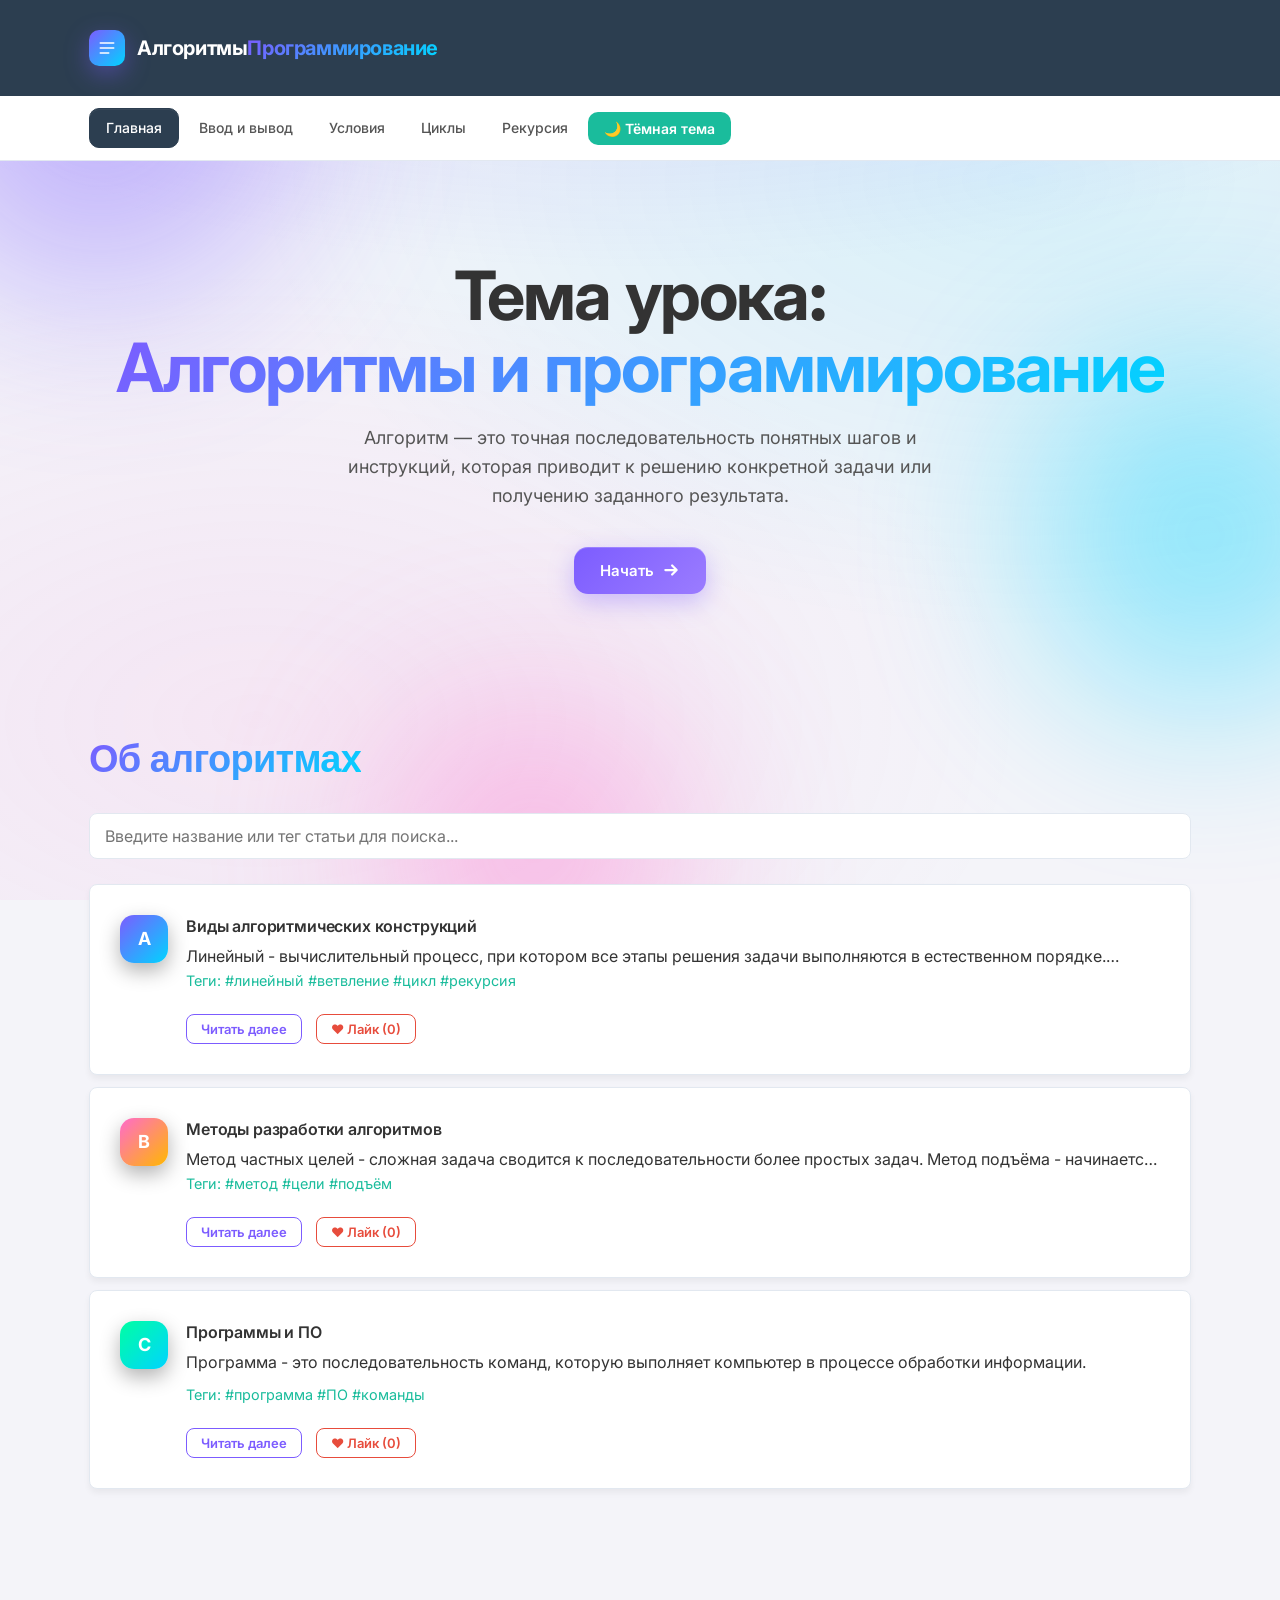
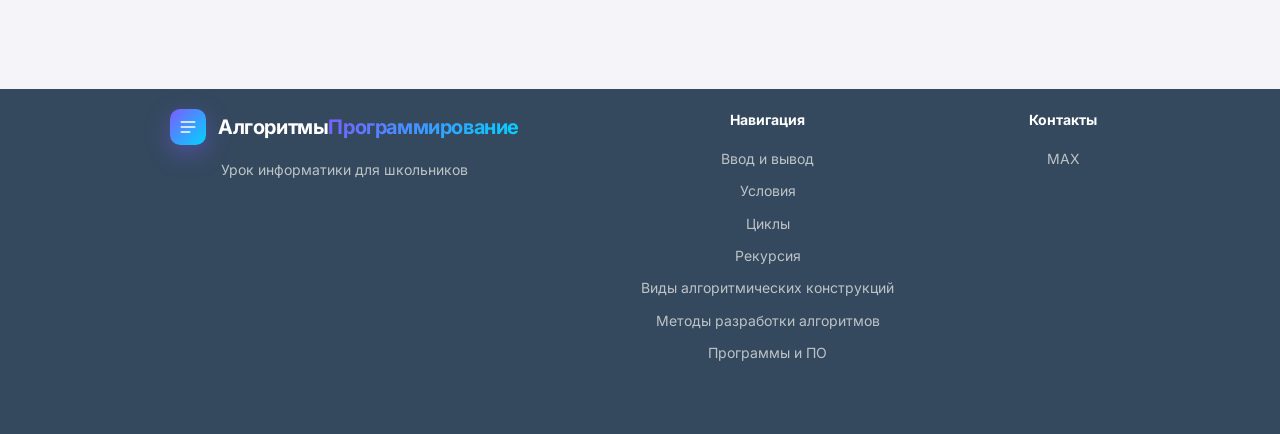
<file: index.html>
<!DOCTYPE html>
<html lang="ru">
<head>
    <meta charset="UTF-8">
    <meta name="viewport" content="width=device-width, initial-scale=1.0">
    <title>Алгоритмы и программирование. Урок для школьников</title>
    <link rel="preconnect" href="https://fonts.googleapis.com">
    <link rel="preconnect" href="https://fonts.gstatic.com" crossorigin>
    <link href="https://fonts.googleapis.com/css2?family=Inter:wght@300;400;500;600;700;800;900&family=Space+Grotesk:wght@400;500;600;700&display=swap" rel="stylesheet">
    <link rel="stylesheet" href="style.css">
</head>
<body>
    <!-- Анимированный фон -->
    <div class="bg-gradient"></div>
    <div class="bg-orbs">
        <div class="orb orb-1"></div>
        <div class="orb orb-2"></div>
        <div class="orb orb-3"></div>
    </div>

    <!-- Шапка -->
    <header class="header">
        <div class="container header-inner">
            <a href="index.html" class="logo">
                <div class="logo-mark">
                    <svg viewBox="0 0 24 24" fill="none" xmlns="http://www.w3.org/2000/svg">
                        <path d="M4 6h16M4 12h16M4 18h10" stroke="currentColor" stroke-width="2" stroke-linecap="round"/>
                    </svg>
                </div>
                <span class="logo-text">Алгоритмы<em>Программирование</em></span>
            </a>

            <div class="header-actions">
                
            </div>
        </div>
    </header>

    <!-- Навигация -->
    <nav class="navigation">
        <div class="container nav-inner">
            <ul class="nav-menu">
    <li><a href="index.html" class="nav-link active">Главная</a></li>
    <li><a href="vvod.html" class="nav-link">Ввод и вывод</a></li>
    <li><a href="yslovia.html" class="nav-link">Условия</a></li>
    <li><a href="cicili.html" class="nav-link">Циклы</a></li>
    <li><a href="recyrsia.html" class="nav-link">Рекурсия</a></li>
    <li><button class="theme-btn" id="themeBtn">🌙 Тёмная тема</button></li>
</ul>
        </div>
    </nav>

    <!-- Основной контент -->
    <main class="main">
        <div class="container">

            <!-- Hero -->
            <section class="hero">
                <h1 class="hero-title">
                    Тема урока:<br>
                    <span class="gradient-text">Алгоритмы и программирование</span>
                </h1>
                <p class="hero-subtitle">
                    Алгоритм — это точная последовательность понятных шагов и инструкций, 
                    которая приводит к решению конкретной задачи или получению заданного 
                    результата.
                </p>
                <div class="hero-actions">
                    <form action="vvod.html"><button class="btn btn-primary btn-lg">
                        Начать
                        <svg width="18" height="18" viewBox="0 0 16 16" fill="none">
                            <path d="M3 8h10M9 4l4 4-4 4" stroke="currentColor" stroke-width="2" stroke-linecap="round" stroke-linejoin="round"/>
                        </svg>
                    </button></form>
                </div>

</section>
            <!-- Обсуждения -->
            <section class="section">
                <div class="section-head">
                    <h2 class="section-title"><span class="gradient-text">Об алгоритмах</span></h2>
                </div>

                                <!-- Поле живого поиска -->
                <div class="search-container">
                    <input type="text" id="searchInput" placeholder="Введите название или тег статьи для поиска...">
                </div>

                <!-- В этот пустой контейнер JavaScript будет вставлять наши статьи -->
                <div id="postsContainer" class="discussions-list"></div>
    </main>

    <!-- Подвал -->
    <footer class="footer">
        <div class="container">
            <div class="footer-grid">
                <div class="footer-brand">
                    <div class="logo">
                        <div class="logo-mark">
                            <svg viewBox="0 0 24 24" fill="none">
                                <path d="M4 6h16M4 12h16M4 18h10" stroke="currentColor" stroke-width="2" stroke-linecap="round"/>
                            </svg>
                        </div>
                        <span class="logo-text">Алгоритмы<em>Программирование</em></span>
                    </div>
                    <p>Урок информатики для школьников</p>
                </div>

                <div class="footer-col">
                    <h4>Навигация</h4>
                    <ul>
                        <li><a href="vvod.html">Ввод и вывод</a></li>
                        <li><a href="yslovia.html">Условия</a></li>
                        <li><a href="cicili.html">Циклы</a></li>
                        <li><a href="recyrsia.html">Рекурсия</a></li>
                        <li><a href="vidi.html">Виды алгоритмических конструкций</a></li>
                        <li><a href="metodi.html">Методы разработки алгоритмов</a></li>
                        <li><a href="prog.html">Программы и ПО</a></li>
                    </ul>
                </div>

                <div class="footer-col">
                    <h4>Контакты</h4>
                    <ul>
                         <li><a href="#">MAX</a></li>
                    </ul>
                </div>
            </div>
        </div>
    </footer>

    <script>
        // Анимация счётчиков
        const counters = document.querySelectorAll('.stat-value');
        const animateCount = (el, target) => {
            const duration = 1500;
            const start = performance.now();
            const step = (now) => {
                const progress = Math.min((now - start) / duration, 1);
                const eased = 1 - Math.pow(1 - progress, 3);
                el.textContent = Math.floor(eased * target).toLocaleString('ru-RU');
                if (progress < 1) requestAnimationFrame(step);
            };
            requestAnimationFrame(step);
        };

        const observer = new IntersectionObserver((entries) => {
            entries.forEach(entry => {
                if (entry.isIntersecting) {
                    const el = entry.target;
                    animateCount(el, parseInt(el.dataset.count));
                    observer.unobserve(el);
                }
            });
        }, { threshold: 0.5 });

        counters.forEach(c => observer.observe(c));
    </script>
<script src="script.js"></script>
</body>
</html>
</file>
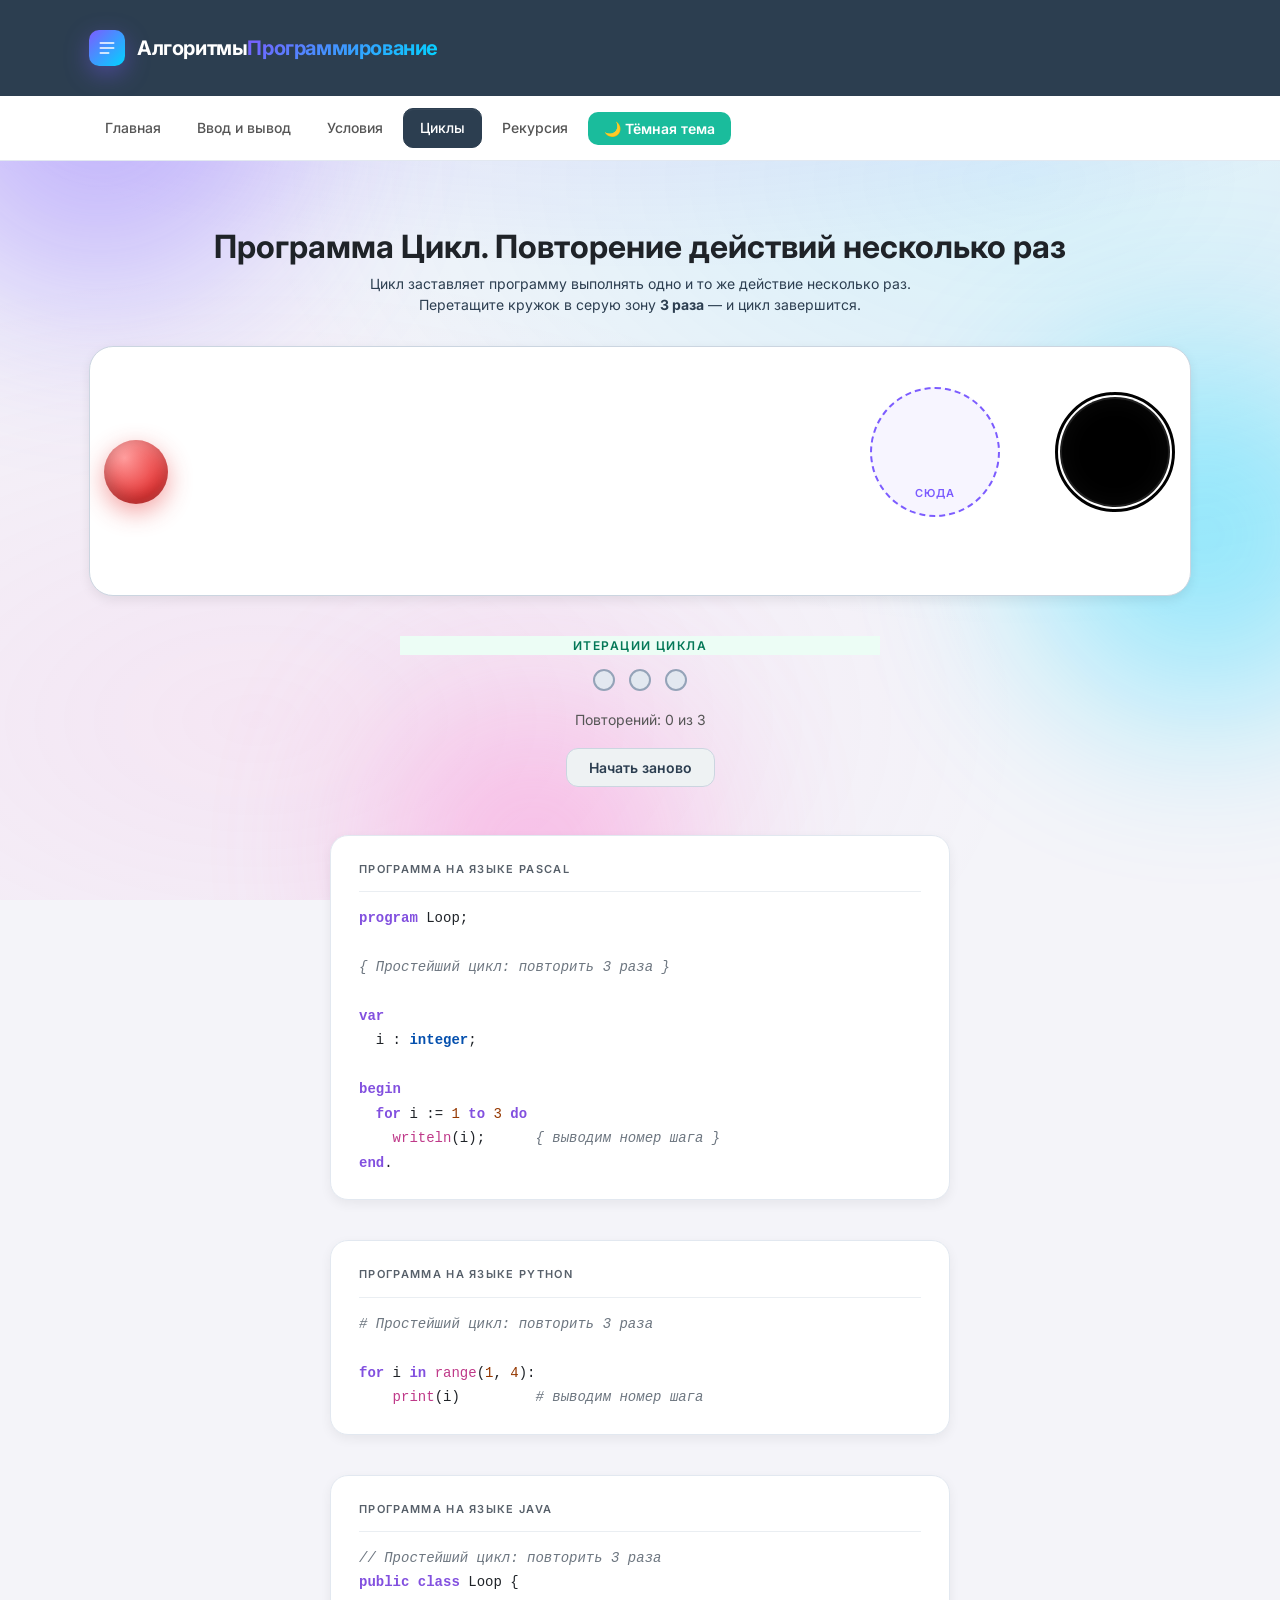
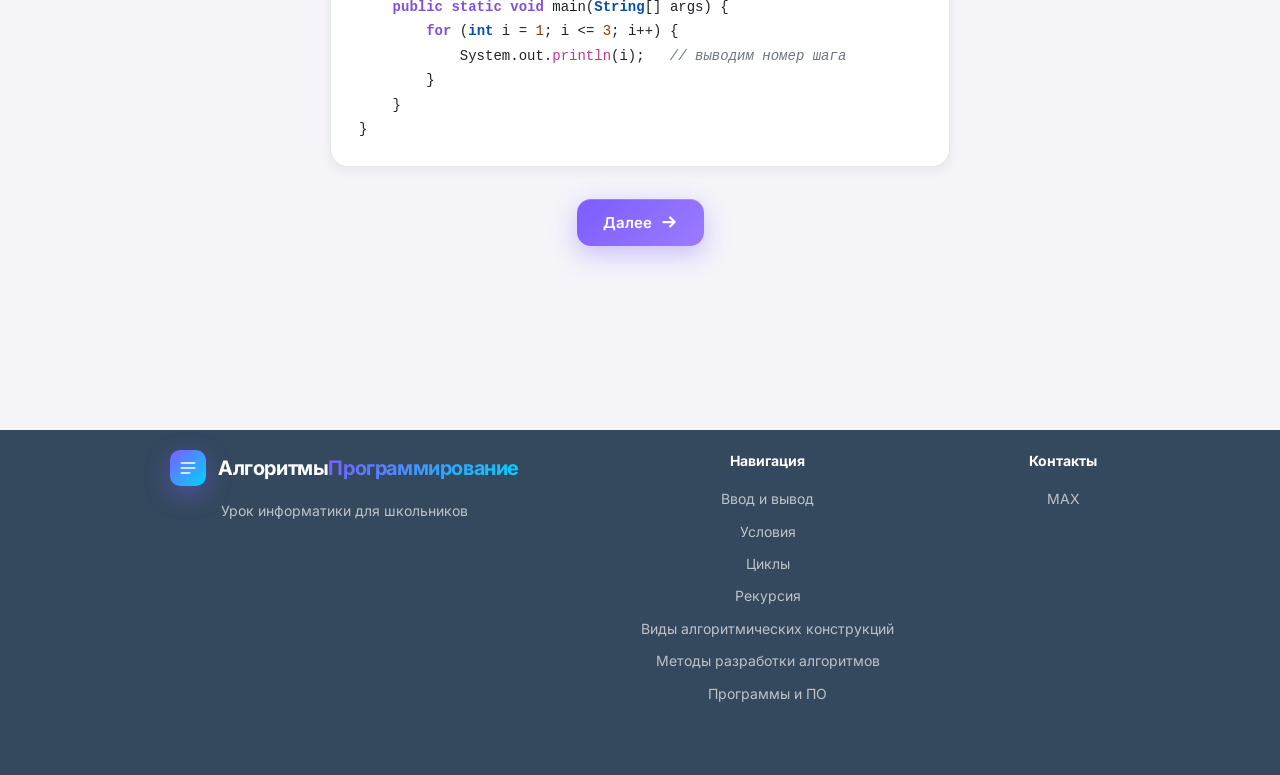
<file: cicili.html>
<!DOCTYPE html>
<html lang="ru">
<head>
    <meta charset="UTF-8">
    <meta name="viewport" content="width=device-width, initial-scale=1.0">
    <title>Алгоритмы и программирование. Урок для школьников</title>
    <link rel="preconnect" href="https://fonts.googleapis.com">
    <link rel="preconnect" href="https://fonts.gstatic.com" crossorigin>
    <link href="https://fonts.googleapis.com/css2?family=Inter:wght@300;400;500;600;700;800;900&family=Space+Grotesk:wght@400;500;600;700&display=swap" rel="stylesheet">
    <link rel="stylesheet" href="style.css">
    <style>
        /* ---- Плавный «полёт» кружка при снэпе и возврате ---- */
        .playground .circle {
            transition:
                left 0.45s cubic-bezier(0.34, 1.2, 0.64, 1),
                top  0.45s cubic-bezier(0.34, 1.2, 0.64, 1),
                transform 0.2s ease;
        }
        .playground .circle.dragging {
            transition: none !important;
        }

        /* ---- Панель с итерациями под полем ---- */
        .loop-panel {
             max-width: 480px;
            margin: 40px auto 48px;
            text-align: center;
        }

        .loop-label {
            font-size: 12px;
            color: var(--text-muted);
            text-transform: uppercase;
            letter-spacing: 0.12em;
            font-weight: 600;
            margin-bottom: 14px;
        }

        .loop-dots {
            display: flex;
            justify-content: center;
            gap: 14px;
            margin-bottom: 18px;
        }

        .loop-dot {
            width: 22px;
            height: 22px;
            border-radius: 50%;
            background: rgba(255, 255, 255, 0.04);
            border: 2px solid rgba(255, 255, 255, 0.15);
            transition: all 0.35s ease;
        }

        .loop-dot.done {
            background: #00ffa3;
            border-color: #00ffa3;
            box-shadow: 0 0 22px rgba(0, 255, 163, 0.75);
            animation: dotPop 0.45s ease;
        }

        @keyframes dotPop {
            0%   { transform: scale(1); }
            50%  { transform: scale(1.4); }
            100% { transform: scale(1); }
        }

        .loop-status {
            font-size: 14px;
            color: var(--text-muted);
            min-height: 22px;
            margin-bottom: 16px;
            transition: color 0.3s ease;
        }
        .loop-status.done {
            color: #00b894;
            font-weight: 700;
        }

        .btn-reset {
            padding: 10px 22px;
            background: rgba(255, 255, 255, 0.04);
            color: #fff;
            border: 1px solid rgba(255, 255, 255, 0.12);
            border-radius: 12px;
            font-family: inherit;
            font-size: 14px;
            font-weight: 600;
            cursor: pointer;
            transition: all 0.2s ease;
        }
        .btn-reset:hover {
            background: rgba(255, 255, 255, 0.08);
            border-color: rgba(255, 255, 255, 0.25);
            transform: translateY(-2px);
        }
        .playground .indicator.win,
.game-wrap .indicator.win {
    background: #e63333;
    border-color: #e63333;
    animation: redPulse 1.6s ease-in-out infinite;
}

@keyframes redPulse {
    0%, 100% {
        box-shadow:
            0 0 40px  rgba(230, 51, 51, 0.85),
            0 0 90px  rgba(230, 51, 51, 0.5),
            0 0 140px rgba(230, 51, 51, 0.3);
    }
    50% {
        box-shadow:
            0 0 60px  rgba(230, 51, 51, 1),
            0 0 130px rgba(230, 51, 51, 0.75),
            0 0 200px rgba(230, 51, 51, 0.45);
    }
}
/* ---- Рамка с кодом в стиле playground ---- */
.code-frame {
    position: relative;
    max-width: 620px;
    margin: 40px auto 32px;
    padding: 24px 28px;
    background: rgba(255, 255, 255, 0.02);
    border: 1px solid rgba(255, 255, 255, 0.08);
    border-radius: 18px;
    box-shadow:
        0 20px 60px rgba(0, 0, 0, 0.45),
        inset 0 1px 0 rgba(255, 255, 255, 0.06);
    text-align: left;
    font-family: 'Space Grotesk', 'Consolas', 'Menlo', monospace;
    font-size: 14px;
    line-height: 1.75;
    overflow: hidden;
}

.code-frame::before {
    content: attr(data-file);
    display: block;
    font-family: 'Inter', sans-serif;
    font-size: 11px;
    font-weight: 600;
    letter-spacing: 0.12em;
    text-transform: uppercase;
    color: #8b8b9e;
    margin-bottom: 14px;
    padding-bottom: 12px;
    border-bottom: 1px solid rgba(255, 255, 255, 0.08);
}

.code-frame pre {
    margin: 0;
    white-space: pre;
    overflow-x: auto;
    color: #e0e0f0;
}

/* Подсветка Паскаля */
.code-frame .kw   { color: #7c5cff; font-weight: 700; }
.code-frame .type { color: #00d4ff; font-weight: 600; }
.code-frame .num  { color: #ffb800; }
.code-frame .cmt  { color: #5a5a6e; font-style: italic; }
.code-frame .fn   { color: #ff6bcb; }
/* Подсветка Python */
.code-frame .py-kw   { color: #7c5cff; font-weight: 700; }
.code-frame .py-fn   { color: #ff6bcb; }
.code-frame .py-num  { color: #ffb800; }
.code-frame .py-cmt  { color: #5a5a6e; font-style: italic; }

/* Подсветка Java */
.code-frame .jv-kw   { color: #7c5cff; font-weight: 700; }
.code-frame .jv-type { color: #00d4ff; font-weight: 600; }
.code-frame .jv-fn   { color: #ff6bcb; }
.code-frame .jv-num  { color: #ffb800; }
.code-frame .jv-cmt  { color: #5a5a6e; font-style: italic; }
    </style>
</head>
<body>
    <!-- Анимированный фон -->
    <div class="bg-gradient"></div>
    <div class="bg-orbs">
        <div class="orb orb-1"></div>
        <div class="orb orb-2"></div>
        <div class="orb orb-3"></div>
    </div>

    <!-- Шапка -->
    <header class="header">
        <div class="container header-inner">
            <a href="index.html" class="logo">
                <div class="logo-mark">
                    <svg viewBox="0 0 24 24" fill="none" xmlns="http://www.w3.org/2000/svg">
                        <path d="M4 6h16M4 12h16M4 18h10" stroke="currentColor" stroke-width="2" stroke-linecap="round"/>
                    </svg>
                </div>
                <span class="logo-text">Алгоритмы<em>Программирование</em></span>
            </a>

            <div class="header-actions">
                
            </div>
        </div>
    </header>

    <!-- Навигация -->
    <nav class="navigation">
        <div class="container nav-inner">
            <ul class="nav-menu">
                <li><a href="index.html" class="nav-link">Главная</a></li>
                <li><a href="vvod.html" class="nav-link">Ввод и вывод</a></li>
                <li><a href="yslovia.html" class="nav-link">Условия</a></li>
                <li><a href="cicili.html" class="nav-link active">Циклы</a></li>
                <li><a href="recyrsia.html" class="nav-link">Рекурсия</a></li>
                <li><button class="theme-btn" id="themeBtn">🌙 Тёмная тема</button></li>
            </ul>
        </div>
    </nav>

    <!-- Основной контент -->
    <main class="main">
        <div class="container">
<h1 class="lesson-title">Программа Цикл. Повторение действий несколько раз</h1>
            <p class="hint" style="color:#333333;">
    Цикл заставляет программу выполнять одно и то же действие
    несколько раз. Перетащите кружок в серую зону <b style="color:#2c3e50;">3 раза</b> —
    и цикл завершится.
</p>

            <div class="playground playground--md" id="playground">

                <!-- Кружок-исполнитель -->
                <div class="circle red" id="c-red" data-color="red"></div>

                <!-- Зона и индикатор -->
                <div class="targets-row">
                    <div class="zone" id="zone"></div>
                    <div class="indicator" id="indicator"></div>
                </div>

            </div>

            <!-- Панель итераций -->
            <div class="loop-panel">
                <div class="loop-label">Итерации цикла</div>
                <div class="loop-dots">
    <span class="loop-dot"></span>
    <span class="loop-dot"></span>
    <span class="loop-dot"></span>
</div>
                <div class="loop-status" id="status">Повторений: 0 из 3</div>
                <button class="btn-reset" id="reset" style="background:#eef2f3; color:#2c3e50; border:1px solid #cbd5e0;">Начать заново</button>
            </div>
<!-- Рамка с кодом на Паскале: цикл -->
<div class="code-frame" data-file="Программа на языке Pascal">
<pre><span class="kw">program</span> Loop;

<span class="cmt">{ Простейший цикл: повторить 3 раза }</span>

<span class="kw">var</span>
  i : <span class="type">integer</span>;

<span class="kw">begin</span>
  <span class="kw">for</span> i := <span class="num">1</span> <span class="kw">to</span> <span class="num">3</span> <span class="kw">do</span>
    <span class="fn">writeln</span>(i);      <span class="cmt">{ выводим номер шага }</span>
<span class="kw">end</span>.</pre>
</div>
<!-- Рамка с кодом на Python: цикл -->
<div class="code-frame" data-file="Программа на языке Python">
<pre><span class="py-cmt"># Простейший цикл: повторить 3 раза</span>

<span class="py-kw">for</span> i <span class="py-kw">in</span> <span class="py-fn">range</span>(<span class="py-num">1</span>, <span class="py-num">4</span>):
    <span class="py-fn">print</span>(i)         <span class="py-cmt"># выводим номер шага</span></pre>
</div>

<!-- Рамка с кодом на Java: цикл -->
<div class="code-frame" data-file="Программа на языке Java">
<pre><span class="jv-cmt">// Простейший цикл: повторить 3 раза</span>
<span class="jv-kw">public class</span> Loop {
    <span class="jv-kw">public static void</span> main(<span class="jv-type">String</span>[] args) {
        <span class="jv-kw">for</span> (<span class="jv-type">int</span> i = <span class="jv-num">1</span>; i &lt;= <span class="jv-num">3</span>; i++) {
            System.out.<span class="jv-fn">println</span>(i);   <span class="jv-cmt">// выводим номер шага</span>
        }
    }
}</pre>
</div>
            <!-- Кнопка далее -->
            <section class="hero" style="padding: 0;">
                <div class="hero-actions">
                    <form action="recyrsia.html">
                        <button class="btn btn-primary btn-lg">
                            Далее
                            <svg width="18" height="18" viewBox="0 0 16 16" fill="none">
                                <path d="M3 8h10M9 4l4 4-4 4" stroke="currentColor" stroke-width="2" stroke-linecap="round" stroke-linejoin="round"/>
                            </svg>
                        </button>
                    </form>
                </div>
            </section>
        </div>
    </main>

    <!-- Подвал -->
    <footer class="footer">
        <div class="container">
            <div class="footer-grid">
                <div class="footer-brand">
                    <div class="logo">
                        <div class="logo-mark">
                            <svg viewBox="0 0 24 24" fill="none">
                                <path d="M4 6h16M4 12h16M4 18h10" stroke="currentColor" stroke-width="2" stroke-linecap="round"/>
                            </svg>
                        </div>
                        <span class="logo-text">Алгоритмы<em>Программирование</em></span>
                    </div>
                    <p>Урок информатики для школьников</p>
                </div>

                <div class="footer-col">
                    <h4>Навигация</h4>
                    <ul>
                        <li><a href="vvod.html">Ввод и вывод</a></li>
                        <li><a href="yslovia.html">Условия</a></li>
                        <li><a href="cicili.html">Циклы</a></li>
                        <li><a href="recyrsia.html">Рекурсия</a></li>
                        <li><a href="vidi.html">Виды алгоритмических конструкций</a></li>
                        <li><a href="metodi.html">Методы разработки алгоритмов</a></li>
                        <li><a href="prog.html">Программы и ПО</a></li>
                    </ul>
                </div>

                <div class="footer-col">
                    <h4>Контакты</h4>
                    <ul>
                        <li><a href="#">MAX</a></li>
                    </ul>
                </div>
        </div>
    </footer>

    <script>
    (function () {
        const playground = document.getElementById('playground');
        const zone       = document.getElementById('zone');
        const indicator  = document.getElementById('indicator');
        const circle     = document.getElementById('c-red');
        const status     = document.getElementById('status');
        const resetBtn   = document.getElementById('reset');
        const dots       = Array.from(document.querySelectorAll('.loop-dot'));

        const MAX_ITER = 3;

        let iteration = 0;
        let drag      = null;
        let busy      = false;   // блокировка во время анимации

        /* ---------- Стартовая раскладка ----------
           Кружок слева, по вертикальному центру поля. */
        function layoutInitial() {
            const h = playground.clientHeight;
            const size = circle.offsetWidth;
            const x = 14;
            const y = (h - size) / 2;

            circle.style.left = x + 'px';
            circle.style.top  = y + 'px';
            circle.dataset.hx = x;
            circle.dataset.hy = y;
        }

        /* ---------- Кружок в зоне? ---------- */
        function isInsideZone(el) {
            const r1 = el.getBoundingClientRect();
            const r2 = zone.getBoundingClientRect();
            const cx = r1.left + r1.width  / 2;
            const cy = r1.top  + r1.height / 2;
            const zx = r2.left + r2.width  / 2;
            const zy = r2.top  + r2.height / 2;
            return Math.hypot(cx - zx, cy - zy) < r2.width / 2;
        }

        /* ---------- Снэп в центр зоны ---------- */
        function snapToZone() {
            const playRect = playground.getBoundingClientRect();
            const zr       = zone.getBoundingClientRect();
            const size     = circle.offsetWidth;

            const zcx = zr.left + zr.width  / 2 - playRect.left;
            const zcy = zr.top  + zr.height / 2 - playRect.top;

            circle.style.left = (zcx - size / 2) + 'px';
            circle.style.top  = (zcy - size / 2) + 'px';
        }

        /* ---------- Возврат домой ---------- */
        function returnHome() {
            circle.style.left = circle.dataset.hx + 'px';
            circle.style.top  = circle.dataset.hy + 'px';
        }

        /* ---------- Обновление счётчика и статуса ---------- */
        function updateDots() {
            dots.forEach((d, i) => d.classList.toggle('done', i < iteration));

            if (iteration >= MAX_ITER) {
                status.textContent = 'Цикл завершён — выполнено ' + iteration + ' из ' + MAX_ITER;
                status.classList.add('done');
            } else {
                status.textContent = 'Повторений: ' + iteration + ' из ' + MAX_ITER;
                status.classList.remove('done');
            }
        }

        /* ---------- Индикатор ---------- */
        function lightIndicator()   { indicator.classList.add('win'); }
        function resetIndicator()   { indicator.classList.remove('win'); }

        /* ---------- Перетаскивание ---------- */
        function onDown(e) {
            if (busy) return;
            e.preventDefault();

            const rect     = circle.getBoundingClientRect();
            const playRect = playground.getBoundingClientRect();

            drag = {
                offsetX: e.clientX - rect.left,
                offsetY: e.clientY - rect.top,
                playRect
            };

            circle.setPointerCapture(e.pointerId);
            circle.classList.add('dragging');
        }

        function onMove(e) {
            if (!drag || busy) return;
            const size = circle.offsetWidth;

            let x = e.clientX - drag.playRect.left - drag.offsetX;
            let y = e.clientY - drag.playRect.top  - drag.offsetY;

            x = Math.max(0, Math.min(drag.playRect.width  - size, x));
            y = Math.max(0, Math.min(drag.playRect.height - size, y));

            circle.style.left = x + 'px';
            circle.style.top  = y + 'px';

            if (isInsideZone(circle)) zone.classList.add('hover');
            else                      zone.classList.remove('hover');
        }

        function onUp(e) {
            if (!drag || busy) return;
            circle.classList.remove('dragging');
            try { circle.releasePointerCapture(e.pointerId); } catch (_) {}
            zone.classList.remove('hover');

            if (isInsideZone(circle)) {
                /* Цикл уже завершён — кружок просто вернётся домой */
                if (iteration >= MAX_ITER) {
                    returnHome();
                    drag = null;
                    return;
                }

                busy = true;

                /* 1. Кружок встаёт в зону */
                snapToZone();

                /* 2. Через 500 мс — итерация засчитана, кружок летит домой */
                setTimeout(function () {
                    iteration++;
                    updateDots();

                    if (iteration >= MAX_ITER) lightIndicator();

                    returnHome();

                    /* 3. Ещё через 500 мс — разблокируем перетаскивание */
                    setTimeout(function () { busy = false; }, 500);
                }, 500);
            }

            drag = null;
        }

        circle.addEventListener('pointerdown', onDown);
        circle.addEventListener('pointermove', onMove);
        circle.addEventListener('pointerup',   onUp);
        circle.addEventListener('pointercancel', onUp);

        /* ---------- Сброс ---------- */
        resetBtn.addEventListener('click', function () {
            if (busy) return;
            iteration = 0;
            updateDots();
            resetIndicator();
            returnHome();
        });

        /* ---------- Ресайз ---------- */
        window.addEventListener('resize', function () {
            const playRect = playground.getBoundingClientRect();
            const size = circle.offsetWidth;

            /* Пересчитываем домашнюю позицию */
            const hx = 14;
            const hy = (playRect.height - size) / 2;
            circle.dataset.hx = hx;
            circle.dataset.hy = hy;

            /* Если кружок никуда не тащили — вернём на новое место */
            if (!busy) {
                circle.style.left = hx + 'px';
                circle.style.top  = hy + 'px';
            }
        });

        /* ---------- Старт ---------- */
        layoutInitial();
        updateDots();
    })();
    </script>
    <script src="script.js"></script>
</body>
</html>
</file>
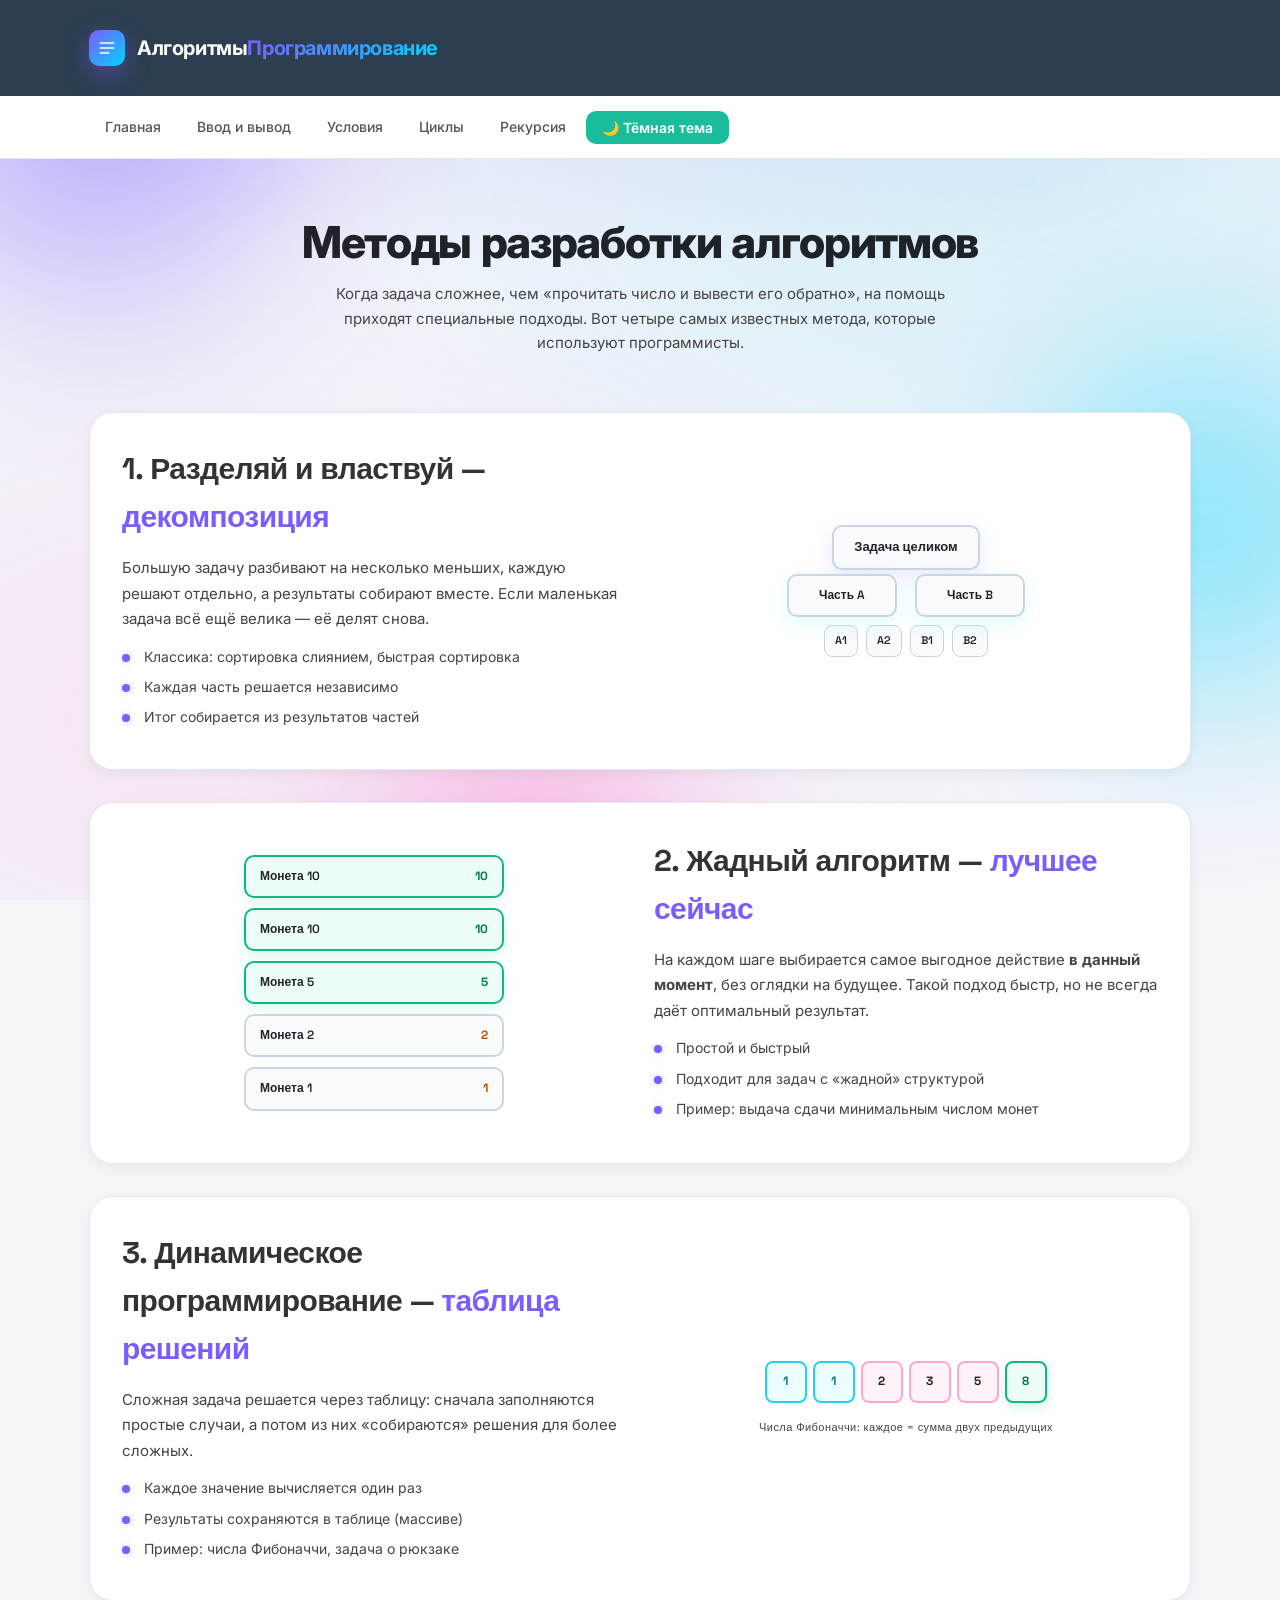
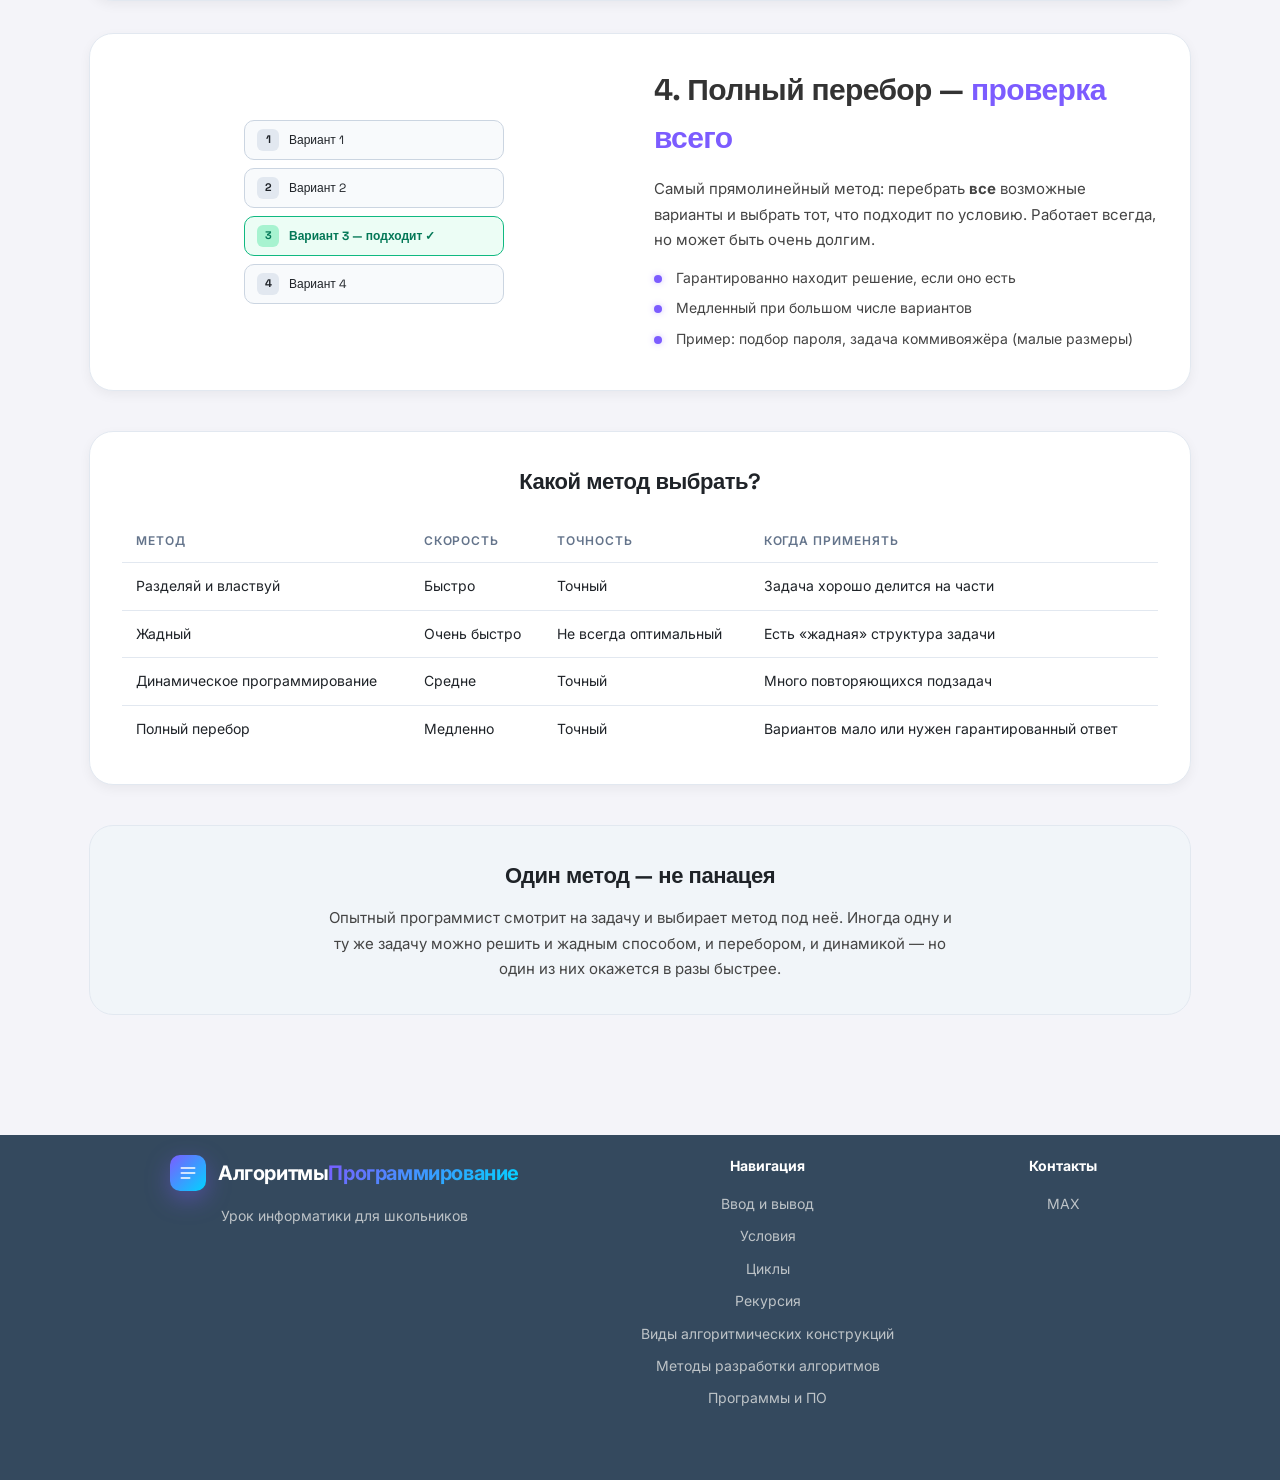
<file: metodi.html>
<!DOCTYPE html>
<html lang="ru">
<head>
    <meta charset="UTF-8">
    <meta name="viewport" content="width=device-width, initial-scale=1.0">
    <title>Алгоритмы и программирование. Урок для школьников</title>
    <link rel="preconnect" href="https://fonts.googleapis.com">
    <link rel="preconnect" href="https://fonts.gstatic.com" crossorigin>
    <link href="https://fonts.googleapis.com/css2?family=Inter:wght@300;400;500;600;700;800;900&family=Space+Grotesk:wght@400;500;600;700&display=swap" rel="stylesheet">
    <link rel="stylesheet" href="style.css">
    <style>
        /* ============================================================
           СТИЛИ ТОЛЬКО ДЛЯ ЭТОЙ СТРАНИЦЫ
           ============================================================ */

        .lesson-title {
            font-family: 'Space Grotesk', 'Inter', sans-serif;
            font-size: clamp(26px, 4vw, 44px);
            font-weight: 800;
            letter-spacing: -0.03em;
            line-height: 1.1;
            text-align: center;
            margin-bottom: 14px;
            background: linear-gradient(135deg, #ffffff 20%, #a4a4c0 90%);
            -webkit-background-clip: text;
            background-clip: text;
            -webkit-text-fill-color: transparent;
        }

        .lesson-subtitle {
            color: #8b8b9e;
            text-align: center;
            max-width: 640px;
            margin: 0 auto 56px;
            font-size: 15px;
            line-height: 1.65;
        }

        /* -------- Секция -------- */
        .vidi-section {
            display: grid;
            grid-template-columns: 1fr 1fr;
            gap: 28px;
            align-items: center;
            padding: 32px;
            margin-bottom: 32px;
            background: rgba(255, 255, 255, 0.02);
            border: 1px solid rgba(255, 255, 255, 0.08);
            border-radius: 24px;
            box-shadow:
                0 20px 60px rgba(0, 0, 0, 0.35),
                inset 0 1px 0 rgba(255, 255, 255, 0.05);
        }

        .vidi-section.reverse .vidi-text { order: 2; }
        .vidi-section.reverse .vidi-pic  { order: 1; }

        .vidi-text h2 {
            font-family: 'Space Grotesk', sans-serif;
            font-size: clamp(22px, 2.6vw, 30px);
            font-weight: 700;
            letter-spacing: -0.02em;
            margin-bottom: 14px;
        }

        .vidi-text h2 .accent {
            background: linear-gradient(135deg, #7c5cff, #00d4ff);
            -webkit-background-clip: text;
            background-clip: text;
            -webkit-text-fill-color: transparent;
        }

        .vidi-text p {
            color: #b8b8c8;
            font-size: 15px;
            line-height: 1.7;
            margin-bottom: 14px;
        }

        .vidi-text ul {
            list-style: none;
            padding: 0;
            margin: 0;
        }

        .vidi-text ul li {
            position: relative;
            padding-left: 22px;
            margin-bottom: 8px;
            color: #8b8b9e;
            font-size: 14px;
        }

        .vidi-text ul li::before {
            content: '';
            position: absolute;
            left: 0;
            top: 8px;
            width: 8px;
            height: 8px;
            border-radius: 50%;
            background: linear-gradient(135deg, #7c5cff, #00d4ff);
            box-shadow: 0 0 12px rgba(124, 92, 255, 0.6);
        }

        /* -------- Картинка (схема) -------- */
        .vidi-pic {
            display: flex;
            justify-content: center;
            align-items: center;
            padding: 20px;
            min-height: 260px;
        }

        /* ---------- СХЕМА 1: Разделяй и властвуй ---------- */
        .dac {
            display: flex;
            flex-direction: column;
            align-items: center;
            gap: 4px;
            font-family: 'Space Grotesk', sans-serif;
        }

        .dac .top {
            padding: 10px 20px;
            background: rgba(124, 92, 255, 0.10);
            border: 2px solid rgba(124, 92, 255, 0.5);
            border-radius: 10px;
            font-size: 13px;
            font-weight: 600;
            color: #e0e0f0;
            box-shadow: 0 6px 20px rgba(124, 92, 255, 0.15);
        }

        .dac .split {
            display: flex;
            gap: 18px;
            position: relative;
        }

        .dac .split::before {
            content: '';
            position: absolute;
            top: -10px;
            left: 50%;
            width: 1px;
            height: 10px;
            background: rgba(255, 255, 255, 0.25);
        }

        .dac .mid {
            width: 110px;
            padding: 10px;
            background: rgba(0, 212, 255, 0.08);
            border: 2px solid rgba(0, 212, 255, 0.5);
            border-radius: 10px;
            font-size: 12px;
            font-weight: 600;
            text-align: center;
            color: #e0e0f0;
            box-shadow: 0 6px 20px rgba(0, 212, 255, 0.12);
        }

        .dac .bottom-row {
            display: flex;
            gap: 8px;
            margin-top: 4px;
        }

        .dac .small {
            padding: 6px 10px;
            font-size: 11px;
            background: rgba(0, 255, 163, 0.08);
            border: 1px solid rgba(0, 255, 163, 0.45);
            border-radius: 8px;
            color: #b8ffd8;
            font-weight: 600;
        }

        /* ---------- СХЕМА 2: Жадный алгоритм ---------- */
        .greedy {
            display: flex;
            flex-direction: column;
            gap: 10px;
            font-family: 'Space Grotesk', sans-serif;
            width: 100%;
            max-width: 260px;
        }

        .greedy-item {
            display: flex;
            align-items: center;
            justify-content: space-between;
            padding: 10px 14px;
            border-radius: 10px;
            border: 2px solid rgba(255, 184, 0, 0.5);
            background: rgba(255, 184, 0, 0.06);
            font-size: 12px;
            font-weight: 600;
            color: #e0e0f0;
            position: relative;
        }

        .greedy-item.chosen {
            border-color: rgba(0, 255, 163, 0.6);
            background: rgba(0, 255, 163, 0.08);
            box-shadow: 0 6px 20px rgba(0, 255, 163, 0.15);
        }

        .greedy-item .val {
            color: #ffb800;
            font-weight: 700;
        }
        .greedy-item.chosen .val { color: #00ffa3; }

        .greedy-item .check {
            font-size: 14px;
        }

        /* ---------- СХЕМА 3: Динамическое программирование ---------- */
        .dp {
            display: flex;
            flex-direction: column;
            gap: 6px;
            font-family: 'Space Grotesk', sans-serif;
        }

        .dp-row {
            display: flex;
            gap: 6px;
            justify-content: center;
        }

        .dp-cell {
            width: 42px;
            height: 42px;
            display: flex;
            align-items: center;
            justify-content: center;
            font-size: 12px;
            font-weight: 700;
            background: rgba(255, 107, 203, 0.06);
            border: 2px solid rgba(255, 107, 203, 0.35);
            border-radius: 8px;
            color: #e0e0f0;
            transition: all 0.2s ease;
        }

        .dp-cell.base {
            background: rgba(0, 212, 255, 0.10);
            border-color: rgba(0, 212, 255, 0.55);
            color: #9ae6ff;
        }

        .dp-cell.result {
            background: rgba(0, 255, 163, 0.10);
            border-color: rgba(0, 255, 163, 0.6);
            color: #b8ffd8;
            box-shadow: 0 6px 20px rgba(0, 255, 163, 0.2);
        }

        .dp-caption {
            font-size: 11px;
            color: #8b8b9e;
            margin-top: 10px;
            text-align: center;
            letter-spacing: 0.04em;
        }

        /* ---------- СХЕМА 4: Перебор ---------- */
        .brute {
            display: flex;
            flex-direction: column;
            gap: 8px;
            font-family: 'Space Grotesk', sans-serif;
            width: 100%;
            max-width: 260px;
        }

        .brute-row {
            display: flex;
            align-items: center;
            gap: 10px;
            padding: 8px 12px;
            border-radius: 10px;
            background: rgba(255, 255, 255, 0.03);
            border: 1px solid rgba(255, 255, 255, 0.08);
            font-size: 12px;
            color: #8b8b9e;
        }

        .brute-row.win {
            border-color: rgba(0, 255, 163, 0.5);
            background: rgba(0, 255, 163, 0.06);
            color: #b8ffd8;
            font-weight: 700;
        }

        .brute-row .num {
            width: 22px;
            height: 22px;
            display: grid;
            place-items: center;
            border-radius: 6px;
            background: rgba(255, 255, 255, 0.06);
            font-size: 11px;
            font-weight: 700;
            color: #fff;
        }

        .brute-row.win .num {
            background: rgba(0, 255, 163, 0.25);
            color: #00ffa3;
        }

        /* -------- Итог -------- */
        .summary {
            margin-top: 40px;
            padding: 32px;
            background: linear-gradient(135deg, rgba(124, 92, 255, 0.10), rgba(0, 212, 255, 0.06));
            border: 1px solid rgba(124, 92, 255, 0.25);
            border-radius: 24px;
            text-align: center;
        }
        .summary h3 {
            font-family: 'Space Grotesk', sans-serif;
            font-size: 22px;
            font-weight: 700;
            letter-spacing: -0.02em;
            margin-bottom: 12px;
        }
        .summary p {
            color: #b8b8c8;
            font-size: 15px;
            line-height: 1.7;
            max-width: 640px;
            margin: 0 auto;
        }

        /* -------- Таблица сравнения -------- */
        .compare {
            margin-top: 40px;
            padding: 32px;
            background: rgba(255, 255, 255, 0.02);
            border: 1px solid rgba(255, 255, 255, 0.08);
            border-radius: 24px;
            overflow-x: auto;
        }
        .compare h3 {
            font-family: 'Space Grotesk', sans-serif;
            font-size: 22px;
            font-weight: 700;
            letter-spacing: -0.02em;
            margin-bottom: 20px;
            text-align: center;
        }
        .compare table {
            width: 100%;
            border-collapse: collapse;
            font-size: 14px;
        }
        .compare th,
        .compare td {
            padding: 12px 14px;
            text-align: left;
            border-bottom: 1px solid rgba(255, 255, 255, 0.06);
        }
        .compare th {
            color: #8b8b9e;
            font-weight: 600;
            font-size: 12px;
            text-transform: uppercase;
            letter-spacing: 0.08em;
        }
        .compare td {
            color: #c8c8d8;
        }
        .compare tr:last-child td { border-bottom: none; }

        /* -------- Адаптив -------- */
        @media (max-width: 820px) {
            .vidi-section {
                grid-template-columns: 1fr;
                padding: 24px;
            }
            .vidi-section.reverse .vidi-text { order: 1; }
            .vidi-section.reverse .vidi-pic  { order: 2; }
            .vidi-pic { min-height: 220px; }
        }
    </style>
</head>
<body>
    <!-- Анимированный фон -->
    <div class="bg-gradient"></div>
    <div class="bg-orbs">
        <div class="orb orb-1"></div>
        <div class="orb orb-2"></div>
        <div class="orb orb-3"></div>
    </div>

    <!-- Шапка -->
    <header class="header">
        <div class="container header-inner">
            <a href="index.html" class="logo">
                <div class="logo-mark">
                    <svg viewBox="0 0 24 24" fill="none" xmlns="http://www.w3.org/2000/svg">
                        <path d="M4 6h16M4 12h16M4 18h10" stroke="currentColor" stroke-width="2" stroke-linecap="round"/>
                    </svg>
                </div>
                <span class="logo-text">Алгоритмы<em>Программирование</em></span>
            </a>

            <div class="header-actions">
                
            </div>
        </div>
    </header>

    <!-- Навигация -->
    <nav class="navigation">
        <div class="container nav-inner">
            <ul class="nav-menu">
                <li><a href="index.html" class="nav-link">Главная</a></li>
                <li><a href="vvod.html" class="nav-link">Ввод и вывод</a></li>
                <li><a href="yslovia.html" class="nav-link">Условия</a></li>
                <li><a href="cicili.html" class="nav-link">Циклы</a></li>
                <li><a href="recyrsia.html" class="nav-link">Рекурсия</a></li>
                <li><button class="theme-btn" id="themeBtn">🌙 Тёмная тема</button></li>
            </ul>
        </div>
    </nav>

    <!-- Основной контент -->
    <main class="main">
        <div class="container">

             <h1 class="lesson-title">Методы разработки алгоритмов</h1>
            <p class="lesson-subtitle">
                Когда задача сложнее, чем «прочитать число и вывести его обратно»,
                на помощь приходят специальные подходы. Вот четыре самых
                известных метода, которые используют программисты.
            </p>

            <!-- ============ 1. РАЗДЕЛЯЙ И ВЛАСТВУЙ ============ -->
            <section class="vidi-section">
                <div class="vidi-text">
                    <h2>1. Разделяй и властвуй — <span class="accent">декомпозиция</span></h2>
                    <p>
                        Большую задачу разбивают на несколько меньших, каждую
                        решают отдельно, а результаты собирают вместе. Если
                        маленькая задача всё ещё велика — её делят снова.
                    </p>
                    <ul>
                        <li>Классика: сортировка слиянием, быстрая сортировка</li>
                        <li>Каждая часть решается независимо</li>
                        <li>Итог собирается из результатов частей</li>
                    </ul>
                </div>
                <div class="vidi-pic">
                    <div class="dac">
                        <div class="top">Задача целиком</div>
                        <div class="split">
                            <div class="mid">Часть A</div>
                            <div class="mid">Часть B</div>
                        </div>
                        <div class="bottom-row">
                            <div class="small">A1</div>
                            <div class="small">A2</div>
                            <div class="small">B1</div>
                            <div class="small">B2</div>
                        </div>
                    </div>
                </div>
            </section>

            <!-- ============ 2. ЖАДНЫЙ АЛГОРИТМ ============ -->
            <section class="vidi-section reverse">
                <div class="vidi-text">
                    <h2>2. Жадный алгоритм — <span class="accent">лучшее сейчас</span></h2>
                    <p>
                        На каждом шаге выбирается самое выгодное действие
                        <b>в данный момент</b>, без оглядки на будущее. Такой
                        подход быстр, но не всегда даёт оптимальный результат.
                    </p>
                    <ul>
                        <li>Простой и быстрый</li>
                        <li>Подходит для задач с «жадной» структурой</li>
                        <li>Пример: выдача сдачи минимальным числом монет</li>
                    </ul>
                </div>
                <div class="vidi-pic">
                    <div class="greedy">
                        <div class="greedy-item chosen">
                            <span>Монета 10</span>
                            <span class="val">10</span>
                        </div>
                        <div class="greedy-item chosen">
                            <span>Монета 10</span>
                            <span class="val">10</span>
                        </div>
                        <div class="greedy-item chosen">
                            <span>Монета 5</span>
                            <span class="val">5</span>
                        </div>
                        <div class="greedy-item">
                            <span>Монета 2</span>
                            <span class="val">2</span>
                        </div>
                        <div class="greedy-item">
                            <span>Монета 1</span>
                            <span class="val">1</span>
                        </div>
                    </div>
                </div>
            </section>

            <!-- ============ 3. ДИНАМИЧЕСКОЕ ПРОГРАММИРОВАНИЕ ============ -->
            <section class="vidi-section">
                <div class="vidi-text">
                    <h2>3. Динамическое программирование — <span class="accent">таблица решений</span></h2>
                    <p>
                        Сложная задача решается через таблицу: сначала
                        заполняются простые случаи, а потом из них
                        «собираются» решения для более сложных.
                    </p>
                    <ul>
                        <li>Каждое значение вычисляется один раз</li>
                        <li>Результаты сохраняются в таблице (массиве)</li>
                        <li>Пример: числа Фибоначчи, задача о рюкзаке</li>
                    </ul>
                </div>
                <div class="vidi-pic">
                    <div class="dp">
                        <div class="dp-row">
                            <div class="dp-cell base">1</div>
                            <div class="dp-cell base">1</div>
                            <div class="dp-cell">2</div>
                            <div class="dp-cell">3</div>
                            <div class="dp-cell">5</div>
                            <div class="dp-cell result">8</div>
                        </div>
                        <div class="dp-caption">Числа Фибоначчи: каждое = сумма двух предыдущих</div>
                    </div>
                </div>
            </section>

            <!-- ============ 4. ПЕРЕБОР ============ -->
            <section class="vidi-section reverse">
                <div class="vidi-text">
                    <h2>4. Полный перебор — <span class="accent">проверка всего</span></h2>
                    <p>
                        Самый прямолинейный метод: перебрать <b>все</b>
                        возможные варианты и выбрать тот, что подходит
                        по условию. Работает всегда, но может быть очень
                        долгим.
                    </p>
                    <ul>
                        <li>Гарантированно находит решение, если оно есть</li>
                        <li>Медленный при большом числе вариантов</li>
                        <li>Пример: подбор пароля, задача коммивояжёра (малые размеры)</li>
                    </ul>
                </div>
                <div class="vidi-pic">
                    <div class="brute">
                        <div class="brute-row">
                            <span class="num">1</span>
                            <span>Вариант 1</span>
                        </div>
                        <div class="brute-row">
                            <span class="num">2</span>
                            <span>Вариант 2</span>
                        </div>
                        <div class="brute-row win">
                            <span class="num">3</span>
                            <span>Вариант 3 — подходит ✓</span>
                        </div>
                        <div class="brute-row">
                            <span class="num">4</span>
                            <span>Вариант 4</span>
                        </div>
                    </div>
                </div>
            </section>

            <!-- ============ ТАБЛИЦА СРАВНЕНИЯ ============ -->
            <div class="compare">
                <h3>Какой метод выбрать?</h3>
                <table>
                    <thead>
                        <tr>
                            <th>Метод</th>
                            <th>Скорость</th>
                            <th>Точность</th>
                            <th>Когда применять</th>
                        </tr>
                    </thead>
                    <tbody>
                        <tr>
                            <td>Разделяй и властвуй</td>
                            <td>Быстро</td>
                            <td>Точный</td>
                            <td>Задача хорошо делится на части</td>
                        </tr>
                        <tr>
                            <td>Жадный</td>
                            <td>Очень быстро</td>
                            <td>Не всегда оптимальный</td>
                            <td>Есть «жадная» структура задачи</td>
                        </tr>
                        <tr>
                            <td>Динамическое программирование</td>
                            <td>Средне</td>
                            <td>Точный</td>
                            <td>Много повторяющихся подзадач</td>
                        </tr>
                        <tr>
                            <td>Полный перебор</td>
                            <td>Медленно</td>
                            <td>Точный</td>
                            <td>Вариантов мало или нужен гарантированный ответ</td>
                        </tr>
                    </tbody>
                </table>
            </div>

            <!-- ============ ИТОГ ============ -->
            <div class="summary">
                <h3>Один метод — не панацея</h3>
                <p>
                    Опытный программист смотрит на задачу и выбирает метод
                    под неё. Иногда одну и ту же задачу можно решить
                    и жадным способом, и перебором, и динамикой — но
                    один из них окажется в разы быстрее.
                </p>
            </div>


        </div>
    </main>

    <!-- Подвал -->
    <footer class="footer">
        <div class="container">
            <div class="footer-grid">
                <div class="footer-brand">
                    <div class="logo">
                        <div class="logo-mark">
                            <svg viewBox="0 0 24 24" fill="none">
                                <path d="M4 6h16M4 12h16M4 18h10" stroke="currentColor" stroke-width="2" stroke-linecap="round"/>
                            </svg>
                        </div>
                        <span class="logo-text">Алгоритмы<em>Программирование</em></span>
                    </div>
                    <p>Урок информатики для школьников</p>
                </div>

                <div class="footer-col">
                    <h4>Навигация</h4>
                    <ul>
                        <li><a href="vvod.html">Ввод и вывод</a></li>
                        <li><a href="yslovia.html">Условия</a></li>
                        <li><a href="cicili.html">Циклы</a></li>
                        <li><a href="recyrsia.html">Рекурсия</a></li>
                        <li><a href="vidi.html">Виды алгоритмических конструкций</a></li>
                        <li><a href="metodi.html">Методы разработки алгоритмов</a></li>
                        <li><a href="prog.html">Программы и ПО</a></li>
                    </ul>
                </div>

                <div class="footer-col">
                    <h4>Контакты</h4>
                    <ul>
                        <li><a href="#">MAX</a></li>
                    </ul>
                </div>
        </div>
    </footer>

    <script>
        // Анимация счётчиков
        const counters = document.querySelectorAll('.stat-value');
        const animateCount = (el, target) => {
            const duration = 1500;
            const start = performance.now();
            const step = (now) => {
                const progress = Math.min((now - start) / duration, 1);
                const eased = 1 - Math.pow(1 - progress, 3);
                el.textContent = Math.floor(eased * target).toLocaleString('ru-RU');
                if (progress < 1) requestAnimationFrame(step);
            };
            requestAnimationFrame(step);
        };

        const observer = new IntersectionObserver((entries) => {
            entries.forEach(entry => {
                if (entry.isIntersecting) {
                    const el = entry.target;
                    animateCount(el, parseInt(el.dataset.count));
                    observer.unobserve(el);
                }
            });
        }, { threshold: 0.5 });

        counters.forEach(c => observer.observe(c));
    </script>
<script src="script.js"></script>
</body>
</html>
</file>
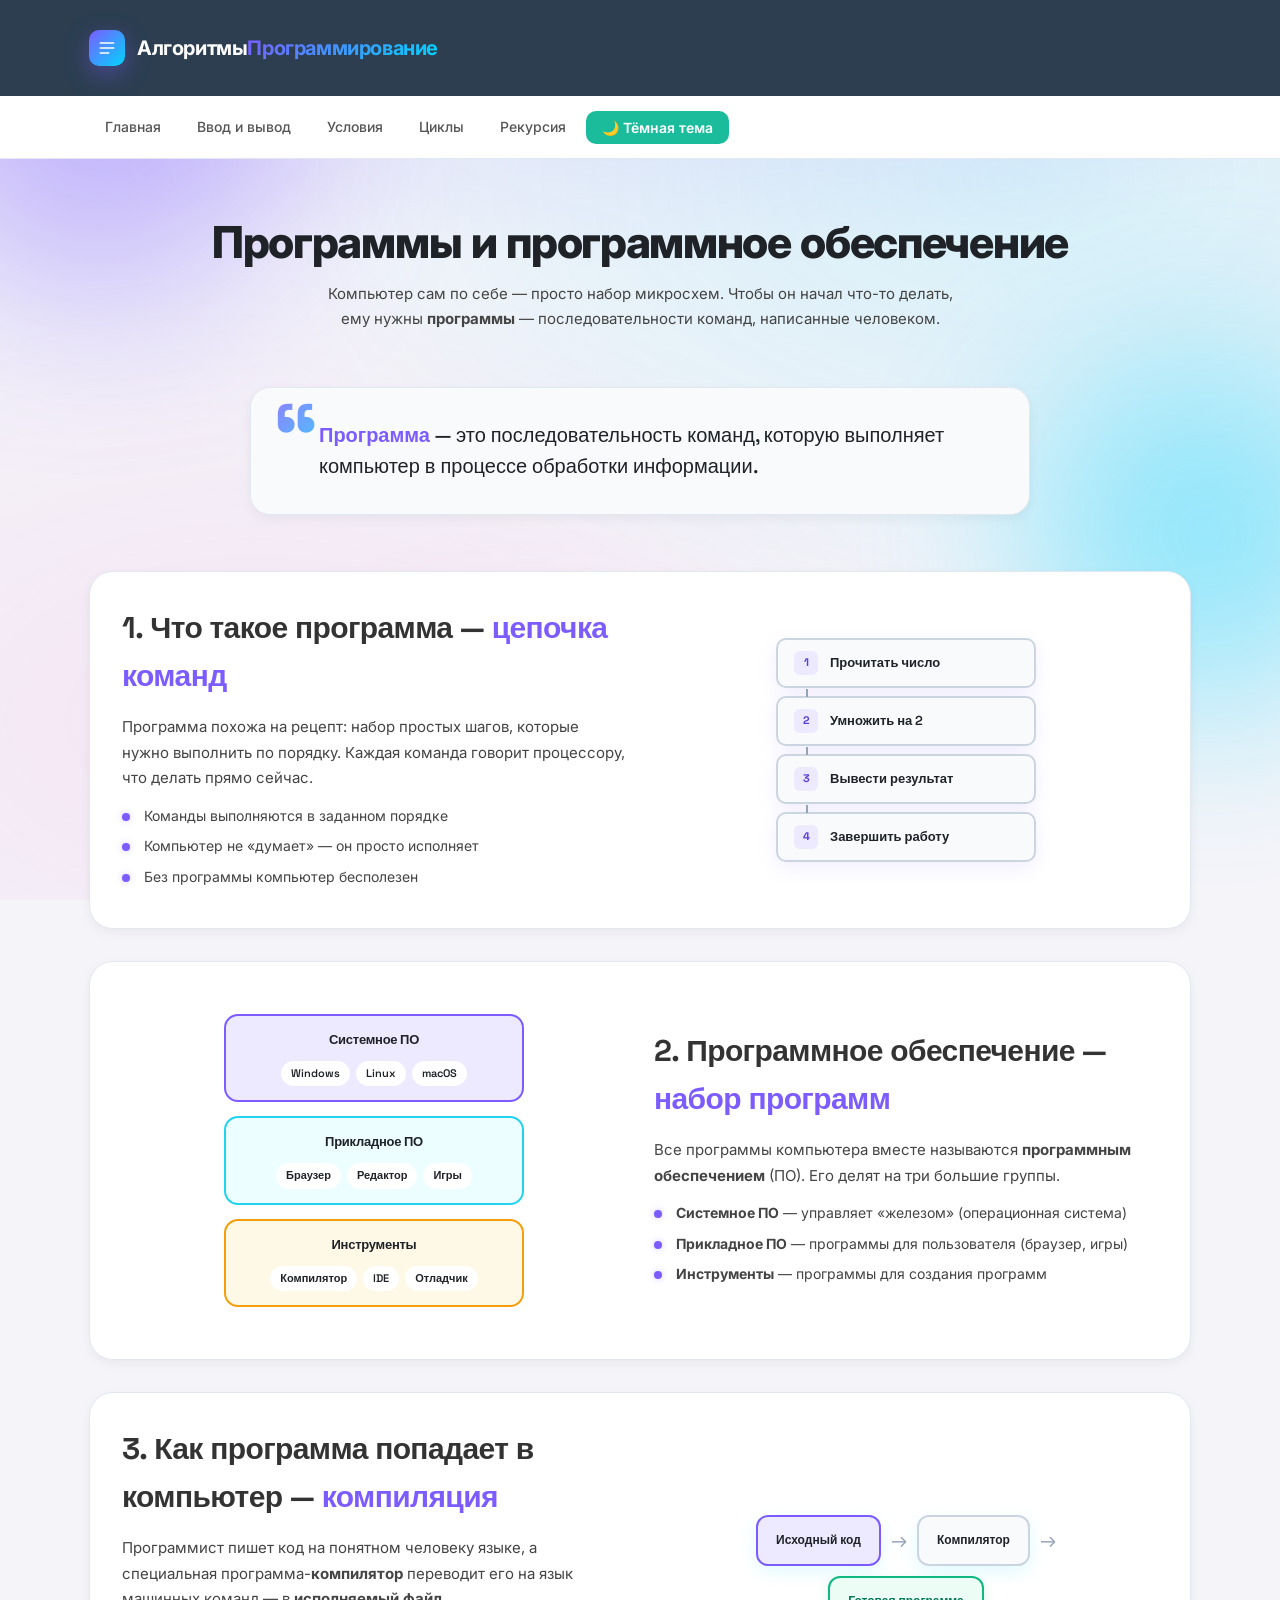
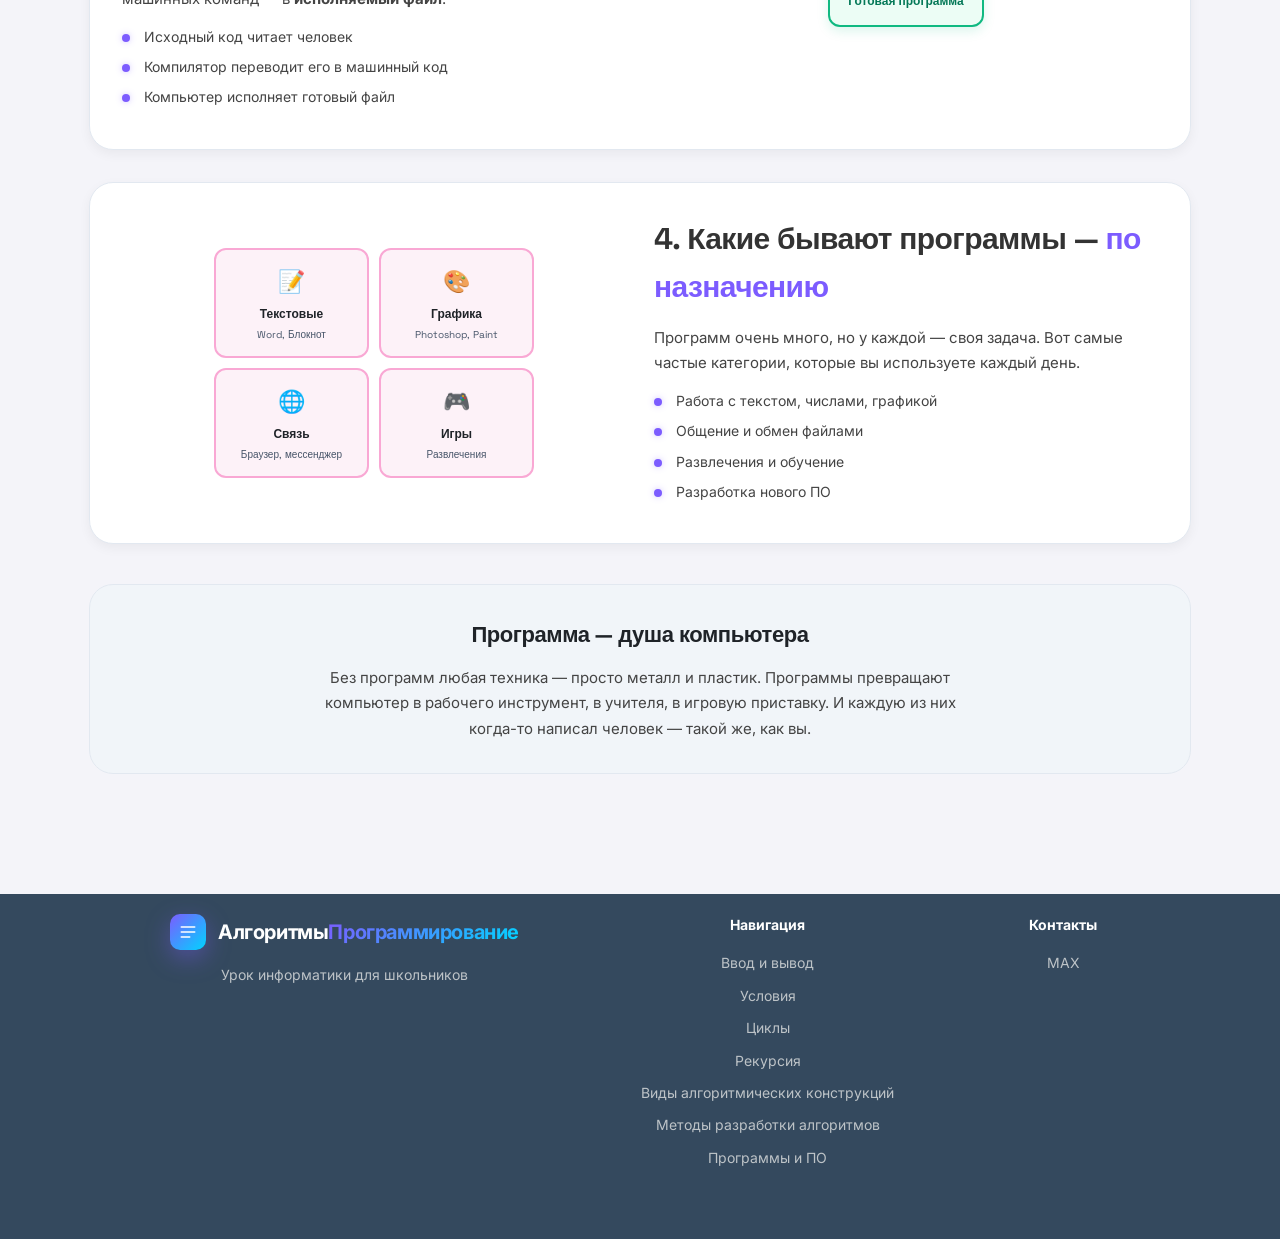
<file: prog.html>
<!DOCTYPE html>
<html lang="ru">
<head>
    <meta charset="UTF-8">
    <meta name="viewport" content="width=device-width, initial-scale=1.0">
    <title>Алгоритмы и программирование. Урок для школьников</title>
    <link rel="preconnect" href="https://fonts.googleapis.com">
    <link rel="preconnect" href="https://fonts.gstatic.com" crossorigin>
    <link href="https://fonts.googleapis.com/css2?family=Inter:wght@300;400;500;600;700;800;900&family=Space+Grotesk:wght@400;500;600;700&display=swap" rel="stylesheet">
    <link rel="stylesheet" href="style.css">
     <style>
        /* ============================================================
           СТИЛИ ТОЛЬКО ДЛЯ ЭТОЙ СТРАНИЦЫ
           ============================================================ */

        .lesson-title {
            font-family: 'Space Grotesk', 'Inter', sans-serif;
            font-size: clamp(26px, 4vw, 44px);
            font-weight: 800;
            letter-spacing: -0.03em;
            line-height: 1.1;
            text-align: center;
            margin-bottom: 14px;
            background: linear-gradient(135deg, #ffffff 20%, #a4a4c0 90%);
            -webkit-background-clip: text;
            background-clip: text;
            -webkit-text-fill-color: transparent;
        }

        .lesson-subtitle {
            color: #8b8b9e;
            text-align: center;
            max-width: 640px;
            margin: 0 auto 56px;
            font-size: 15px;
            line-height: 1.65;
        }

        /* -------- Большая цитата-определение -------- */
        .definition {
            position: relative;
            max-width: 780px;
            margin: 0 auto 56px;
            padding: 32px 36px 32px 68px;
            background: linear-gradient(135deg, rgba(124, 92, 255, 0.10), rgba(0, 212, 255, 0.06));
            border: 1px solid rgba(124, 92, 255, 0.25);
            border-radius: 20px;
            box-shadow:
                0 20px 60px rgba(0, 0, 0, 0.35),
                inset 0 1px 0 rgba(255, 255, 255, 0.05);
        }

        .definition::before {
            content: '“';
            position: absolute;
            left: 22px;
            top: 4px;
            font-family: 'Space Grotesk', serif;
            font-size: 90px;
            line-height: 1;
            font-weight: 700;
            background: linear-gradient(135deg, #7c5cff, #00d4ff);
            -webkit-background-clip: text;
            background-clip: text;
            -webkit-text-fill-color: transparent;
            opacity: 0.8;
        }

        .definition p {
            font-family: 'Space Grotesk', sans-serif;
            font-size: clamp(16px, 1.8vw, 20px);
            line-height: 1.55;
            color: #e8e8f4;
            font-weight: 500;
            margin: 0;
        }

        .definition p b {
            background: linear-gradient(135deg, #7c5cff, #00d4ff);
            -webkit-background-clip: text;
            background-clip: text;
            -webkit-text-fill-color: transparent;
            font-weight: 700;
        }

        /* -------- Секция -------- */
        .vidi-section {
            display: grid;
            grid-template-columns: 1fr 1fr;
            gap: 28px;
            align-items: center;
            padding: 32px;
            margin-bottom: 32px;
            background: rgba(255, 255, 255, 0.02);
            border: 1px solid rgba(255, 255, 255, 0.08);
            border-radius: 24px;
            box-shadow:
                0 20px 60px rgba(0, 0, 0, 0.35),
                inset 0 1px 0 rgba(255, 255, 255, 0.05);
        }

        .vidi-section.reverse .vidi-text { order: 2; }
        .vidi-section.reverse .vidi-pic  { order: 1; }

        .vidi-text h2 {
            font-family: 'Space Grotesk', sans-serif;
            font-size: clamp(22px, 2.6vw, 30px);
            font-weight: 700;
            letter-spacing: -0.02em;
            margin-bottom: 14px;
        }

        .vidi-text h2 .accent {
            background: linear-gradient(135deg, #7c5cff, #00d4ff);
            -webkit-background-clip: text;
            background-clip: text;
            -webkit-text-fill-color: transparent;
        }

        .vidi-text p {
            color: #b8b8c8;
            font-size: 15px;
            line-height: 1.7;
            margin-bottom: 14px;
        }

        .vidi-text ul {
            list-style: none;
            padding: 0;
            margin: 0;
        }

        .vidi-text ul li {
            position: relative;
            padding-left: 22px;
            margin-bottom: 8px;
            color: #8b8b9e;
            font-size: 14px;
        }

        .vidi-text ul li::before {
            content: '';
            position: absolute;
            left: 0;
            top: 8px;
            width: 8px;
            height: 8px;
            border-radius: 50%;
            background: linear-gradient(135deg, #7c5cff, #00d4ff);
            box-shadow: 0 0 12px rgba(124, 92, 255, 0.6);
        }

        /* -------- Картинка (схема) -------- */
        .vidi-pic {
            display: flex;
            justify-content: center;
            align-items: center;
            padding: 20px;
            min-height: 260px;
        }

        /* ---------- СХЕМА 1: Программа → Команды ---------- */
        .commands {
            display: flex;
            flex-direction: column;
            gap: 8px;
            font-family: 'Space Grotesk', sans-serif;
            width: 100%;
            max-width: 260px;
        }

        .cmd {
            display: flex;
            align-items: center;
            gap: 12px;
            padding: 11px 16px;
            background: rgba(124, 92, 255, 0.08);
            border: 2px solid rgba(124, 92, 255, 0.4);
            border-radius: 10px;
            font-size: 13px;
            font-weight: 600;
            color: #e0e0f0;
            box-shadow: 0 6px 20px rgba(124, 92, 255, 0.1);
            position: relative;
        }

        .cmd .idx {
            width: 24px;
            height: 24px;
            display: grid;
            place-items: center;
            border-radius: 6px;
            background: rgba(124, 92, 255, 0.2);
            color: #b9aaff;
            font-size: 11px;
            font-weight: 700;
        }

        .cmd + .cmd::before {
            content: '';
            position: absolute;
            top: -9px;
            left: 28px;
            width: 2px;
            height: 8px;
            background: rgba(255, 255, 255, 0.2);
        }

        /* ---------- СХЕМА 2: Иерархия ПО ---------- */
        .software-tree {
            display: flex;
            flex-direction: column;
            gap: 14px;
            font-family: 'Space Grotesk', sans-serif;
            width: 100%;
            max-width: 300px;
        }

        .sw-group {
            padding: 14px 18px;
            border-radius: 14px;
            border: 2px solid rgba(255, 255, 255, 0.1);
            background: rgba(255, 255, 255, 0.03);
            text-align: center;
        }

        .sw-group .title {
            font-size: 13px;
            font-weight: 700;
            margin-bottom: 10px;
            color: #e0e0f0;
        }

        .sw-group .items {
            display: flex;
            flex-wrap: wrap;
            gap: 6px;
            justify-content: center;
        }

        .sw-group .items span {
            padding: 4px 10px;
            border-radius: 100px;
            font-size: 11px;
            font-weight: 600;
            background: rgba(255, 255, 255, 0.05);
            color: #b8b8c8;
        }

        .sw-group.system {
            border-color: rgba(124, 92, 255, 0.5);
            background: rgba(124, 92, 255, 0.06);
        }
        .sw-group.system .title { color: #b9aaff; }

        .sw-group.app {
            border-color: rgba(0, 212, 255, 0.5);
            background: rgba(0, 212, 255, 0.06);
        }
        .sw-group.app .title { color: #7fdcff; }

        .sw-group.tools {
            border-color: rgba(255, 184, 0, 0.5);
            background: rgba(255, 184, 0, 0.06);
        }
        .sw-group.tools .title { color: #ffd166; }

        /* ---------- СХЕМА 3: Компиляция ---------- */
        .compile-flow {
            display: flex;
            align-items: center;
            gap: 10px;
            font-family: 'Space Grotesk', sans-serif;
            flex-wrap: wrap;
            justify-content: center;
        }

        .compile-flow .step {
            padding: 14px 18px;
            border-radius: 12px;
            background: rgba(0, 212, 255, 0.06);
            border: 2px solid rgba(0, 212, 255, 0.45);
            font-size: 12px;
            font-weight: 700;
            color: #cfefff;
            text-align: center;
            min-width: 90px;
            box-shadow: 0 6px 18px rgba(0, 212, 255, 0.12);
        }

        .compile-flow .step.code {
            background: rgba(124, 92, 255, 0.08);
            border-color: rgba(124, 92, 255, 0.5);
            color: #ddd2ff;
        }

        .compile-flow .step.exe {
            background: rgba(0, 255, 163, 0.08);
            border-color: rgba(0, 255, 163, 0.55);
            color: #b8ffd8;
            box-shadow: 0 6px 18px rgba(0, 255, 163, 0.15);
        }

        .compile-flow .arr {
            font-size: 20px;
            color: rgba(255, 255, 255, 0.4);
        }

        /* ---------- СХЕМА 4: Виды ПО по назначению ---------- */
        .roles {
            display: grid;
            grid-template-columns: 1fr 1fr;
            gap: 10px;
            font-family: 'Space Grotesk', sans-serif;
            width: 100%;
            max-width: 320px;
        }

        .role {
            padding: 14px 12px;
            border-radius: 12px;
            background: rgba(255, 107, 203, 0.06);
            border: 2px solid rgba(255, 107, 203, 0.35);
            text-align: center;
        }

        .role .ic {
            font-size: 22px;
            margin-bottom: 6px;
        }

        .role .name {
            font-size: 12px;
            font-weight: 700;
            color: #e0e0f0;
        }

        .role .desc {
            font-size: 10px;
            color: #8b8b9e;
            margin-top: 4px;
            line-height: 1.4;
        }

        /* -------- Итог -------- */
        .summary {
            margin-top: 40px;
            padding: 32px;
            background: linear-gradient(135deg, rgba(124, 92, 255, 0.10), rgba(0, 212, 255, 0.06));
            border: 1px solid rgba(124, 92, 255, 0.25);
            border-radius: 24px;
            text-align: center;
        }
        .summary h3 {
            font-family: 'Space Grotesk', sans-serif;
            font-size: 22px;
            font-weight: 700;
            letter-spacing: -0.02em;
            margin-bottom: 12px;
        }
        .summary p {
            color: #b8b8c8;
            font-size: 15px;
            line-height: 1.7;
            max-width: 640px;
            margin: 0 auto;
        }

        /* -------- Адаптив -------- */
        @media (max-width: 820px) {
            .vidi-section {
                grid-template-columns: 1fr;
                padding: 24px;
            }
            .vidi-section.reverse .vidi-text { order: 1; }
            .vidi-section.reverse .vidi-pic  { order: 2; }
            .vidi-pic { min-height: 220px; }
            .definition { padding: 24px 24px 24px 56px; }
            .definition::before { font-size: 70px; left: 14px; }
        }
    </style>
</head>
<body>
    <!-- Анимированный фон -->
    <div class="bg-gradient"></div>
    <div class="bg-orbs">
        <div class="orb orb-1"></div>
        <div class="orb orb-2"></div>
        <div class="orb orb-3"></div>
    </div>

    <!-- Шапка -->
    <header class="header">
        <div class="container header-inner">
            <a href="index.html" class="logo">
                <div class="logo-mark">
                    <svg viewBox="0 0 24 24" fill="none" xmlns="http://www.w3.org/2000/svg">
                        <path d="M4 6h16M4 12h16M4 18h10" stroke="currentColor" stroke-width="2" stroke-linecap="round"/>
                    </svg>
                </div>
                <span class="logo-text">Алгоритмы<em>Программирование</em></span>
            </a>

            <div class="header-actions">
                
            </div>
        </div>
    </header>

    <!-- Навигация -->
    <nav class="navigation">
        <div class="container nav-inner">
            <ul class="nav-menu">
                <li><a href="index.html" class="nav-link">Главная</a></li>
                <li><a href="vvod.html" class="nav-link">Ввод и вывод</a></li>
                <li><a href="yslovia.html" class="nav-link">Условия</a></li>
                <li><a href="cicili.html" class="nav-link">Циклы</a></li>
                <li><a href="recyrsia.html" class="nav-link">Рекурсия</a></li>
                <li><button class="theme-btn" id="themeBtn">🌙 Тёмная тема</button></li>
            </ul>
        </div>
    </nav>

    <!-- Основной контент -->
    <main class="main">
        <div class="container">

            <h1 class="lesson-title">Программы и программное обеспечение</h1>
            <p class="lesson-subtitle">
                Компьютер сам по себе — просто набор микросхем.
                Чтобы он начал что-то делать, ему нужны <b>программы</b> —
                последовательности команд, написанные человеком.
            </p>

            <!-- ============ ОПРЕДЕЛЕНИЕ ============ -->
            <div class="definition">
                <p>
                    <b>Программа</b> — это последовательность команд,
                    которую выполняет компьютер в процессе обработки
                    информации.
                </p>
            </div>

            <!-- ============ 1. ЧТО ТАКОЕ ПРОГРАММА ============ -->
            <section class="vidi-section">
                <div class="vidi-text">
                    <h2>1. Что такое программа — <span class="accent">цепочка команд</span></h2>
                    <p>
                        Программа похожа на рецепт: набор простых шагов,
                        которые нужно выполнить по порядку. Каждая команда
                        говорит процессору, что делать прямо сейчас.
                    </p>
                    <ul>
                        <li>Команды выполняются в заданном порядке</li>
                        <li>Компьютер не «думает» — он просто исполняет</li>
                        <li>Без программы компьютер бесполезен</li>
                    </ul>
                </div>
                <div class="vidi-pic">
                    <div class="commands">
                        <div class="cmd"><span class="idx">1</span>Прочитать число</div>
                        <div class="cmd"><span class="idx">2</span>Умножить на 2</div>
                        <div class="cmd"><span class="idx">3</span>Вывести результат</div>
                        <div class="cmd"><span class="idx">4</span>Завершить работу</div>
                    </div>
                </div>
            </section>

            <!-- ============ 2. ПРОГРАММНОЕ ОБЕСПЕЧЕНИЕ ============ -->
            <section class="vidi-section reverse">
                <div class="vidi-text">
                    <h2>2. Программное обеспечение — <span class="accent">набор программ</span></h2>
                    <p>
                        Все программы компьютера вместе называются
                        <b>программным обеспечением</b> (ПО). Его делят
                        на три большие группы.
                    </p>
                    <ul>
                        <li><b>Системное ПО</b> — управляет «железом» (операционная система)</li>
                        <li><b>Прикладное ПО</b> — программы для пользователя (браузер, игры)</li>
                        <li><b>Инструменты</b> — программы для создания программ</li>
                    </ul>
                </div>
                <div class="vidi-pic">
                    <div class="software-tree">
                        <div class="sw-group system">
                            <div class="title">Системное ПО</div>
                            <div class="items">
                                <span>Windows</span>
                                <span>Linux</span>
                                <span>macOS</span>
                            </div>
                        </div>
                        <div class="sw-group app">
                            <div class="title">Прикладное ПО</div>
                            <div class="items">
                                <span>Браузер</span>
                                <span>Редактор</span>
                                <span>Игры</span>
                            </div>
                        </div>
                        <div class="sw-group tools">
                            <div class="title">Инструменты</div>
                            <div class="items">
                                <span>Компилятор</span>
                                <span>IDE</span>
                                <span>Отладчик</span>
                            </div>
                        </div>
                    </div>
                </div>
            </section>

            <!-- ============ 3. КОМПИЛЯЦИЯ ============ -->
            <section class="vidi-section">
                <div class="vidi-text">
                    <h2>3. Как программа попадает в компьютер — <span class="accent">компиляция</span></h2>
                    <p>
                        Программист пишет код на понятном человеку языке,
                        а специальная программа-<b>компилятор</b> переводит
                        его на язык машинных команд — в <b>исполняемый файл</b>.
                    </p>
                    <ul>
                        <li>Исходный код читает человек</li>
                        <li>Компилятор переводит его в машинный код</li>
                        <li>Компьютер исполняет готовый файл</li>
                    </ul>
                </div>
                <div class="vidi-pic">
                    <div class="compile-flow">
                        <div class="step code">Исходный код</div>
                        <span class="arr">→</span>
                        <div class="step">Компилятор</div>
                        <span class="arr">→</span>
                        <div class="step exe">Готовая программа</div>
                    </div>
                </div>
            </section>

            <!-- ============ 4. НАЗНАЧЕНИЕ ПО ============ -->
            <section class="vidi-section reverse">
                <div class="vidi-text">
                    <h2>4. Какие бывают программы — <span class="accent">по назначению</span></h2>
                    <p>
                        Программ очень много, но у каждой — своя задача.
                        Вот самые частые категории, которые вы используете
                        каждый день.
                    </p>
                    <ul>
                        <li>Работа с текстом, числами, графикой</li>
                        <li>Общение и обмен файлами</li>
                        <li>Развлечения и обучение</li>
                        <li>Разработка нового ПО</li>
                    </ul>
                </div>
                <div class="vidi-pic">
                    <div class="roles">
                        <div class="role">
                            <div class="ic">📝</div>
                            <div class="name">Текстовые</div>
                            <div class="desc">Word, Блокнот</div>
                        </div>
                        <div class="role">
                            <div class="ic">🎨</div>
                            <div class="name">Графика</div>
                            <div class="desc">Photoshop, Paint</div>
                        </div>
                        <div class="role">
                            <div class="ic">🌐</div>
                            <div class="name">Связь</div>
                            <div class="desc">Браузер, мессенджер</div>
                        </div>
                        <div class="role">
                            <div class="ic">🎮</div>
                            <div class="name">Игры</div>
                            <div class="desc">Развлечения</div>
                        </div>
                    </div>
                </div>
            </section>

            <!-- ============ ИТОГ ============ -->
            <div class="summary">
                <h3>Программа — душа компьютера</h3>
                <p>
                    Без программ любая техника — просто металл и пластик.
                    Программы превращают компьютер в рабочего инструмент,
                    в учителя, в игровую приставку. И каждую из них когда-то
                    написал человек — такой же, как вы.
                </p>
            </div>

        </div>
    </main>

    <!-- Подвал -->
    <footer class="footer">
        <div class="container">
            <div class="footer-grid">
                <div class="footer-brand">
                    <div class="logo">
                        <div class="logo-mark">
                            <svg viewBox="0 0 24 24" fill="none">
                                <path d="M4 6h16M4 12h16M4 18h10" stroke="currentColor" stroke-width="2" stroke-linecap="round"/>
                            </svg>
                        </div>
                        <span class="logo-text">Алгоритмы<em>Программирование</em></span>
                    </div>
                    <p>Урок информатики для школьников</p>
                </div>

                <div class="footer-col">
                    <h4>Навигация</h4>
                    <ul>
                        <li><a href="vvod.html">Ввод и вывод</a></li>
                        <li><a href="yslovia.html">Условия</a></li>
                        <li><a href="cicili.html">Циклы</a></li>
                        <li><a href="recyrsia.html">Рекурсия</a></li>
                        <li><a href="vidi.html">Виды алгоритмических конструкций</a></li>
                        <li><a href="metodi.html">Методы разработки алгоритмов</a></li>
                        <li><a href="prog.html">Программы и ПО</a></li>
                    </ul>
                </div>

                <div class="footer-col">
                    <h4>Контакты</h4>
                    <ul>
                        <li><a href="#">MAX</a></li>
                    </ul>
                </div>
        </div>
    </footer>

    <script>
        // Анимация счётчиков
        const counters = document.querySelectorAll('.stat-value');
        const animateCount = (el, target) => {
            const duration = 1500;
            const start = performance.now();
            const step = (now) => {
                const progress = Math.min((now - start) / duration, 1);
                const eased = 1 - Math.pow(1 - progress, 3);
                el.textContent = Math.floor(eased * target).toLocaleString('ru-RU');
                if (progress < 1) requestAnimationFrame(step);
            };
            requestAnimationFrame(step);
        };

        const observer = new IntersectionObserver((entries) => {
            entries.forEach(entry => {
                if (entry.isIntersecting) {
                    const el = entry.target;
                    animateCount(el, parseInt(el.dataset.count));
                    observer.unobserve(el);
                }
            });
        }, { threshold: 0.5 });

        counters.forEach(c => observer.observe(c));
    </script>
<script src="script.js"></script>
</body>
</html>
</file>
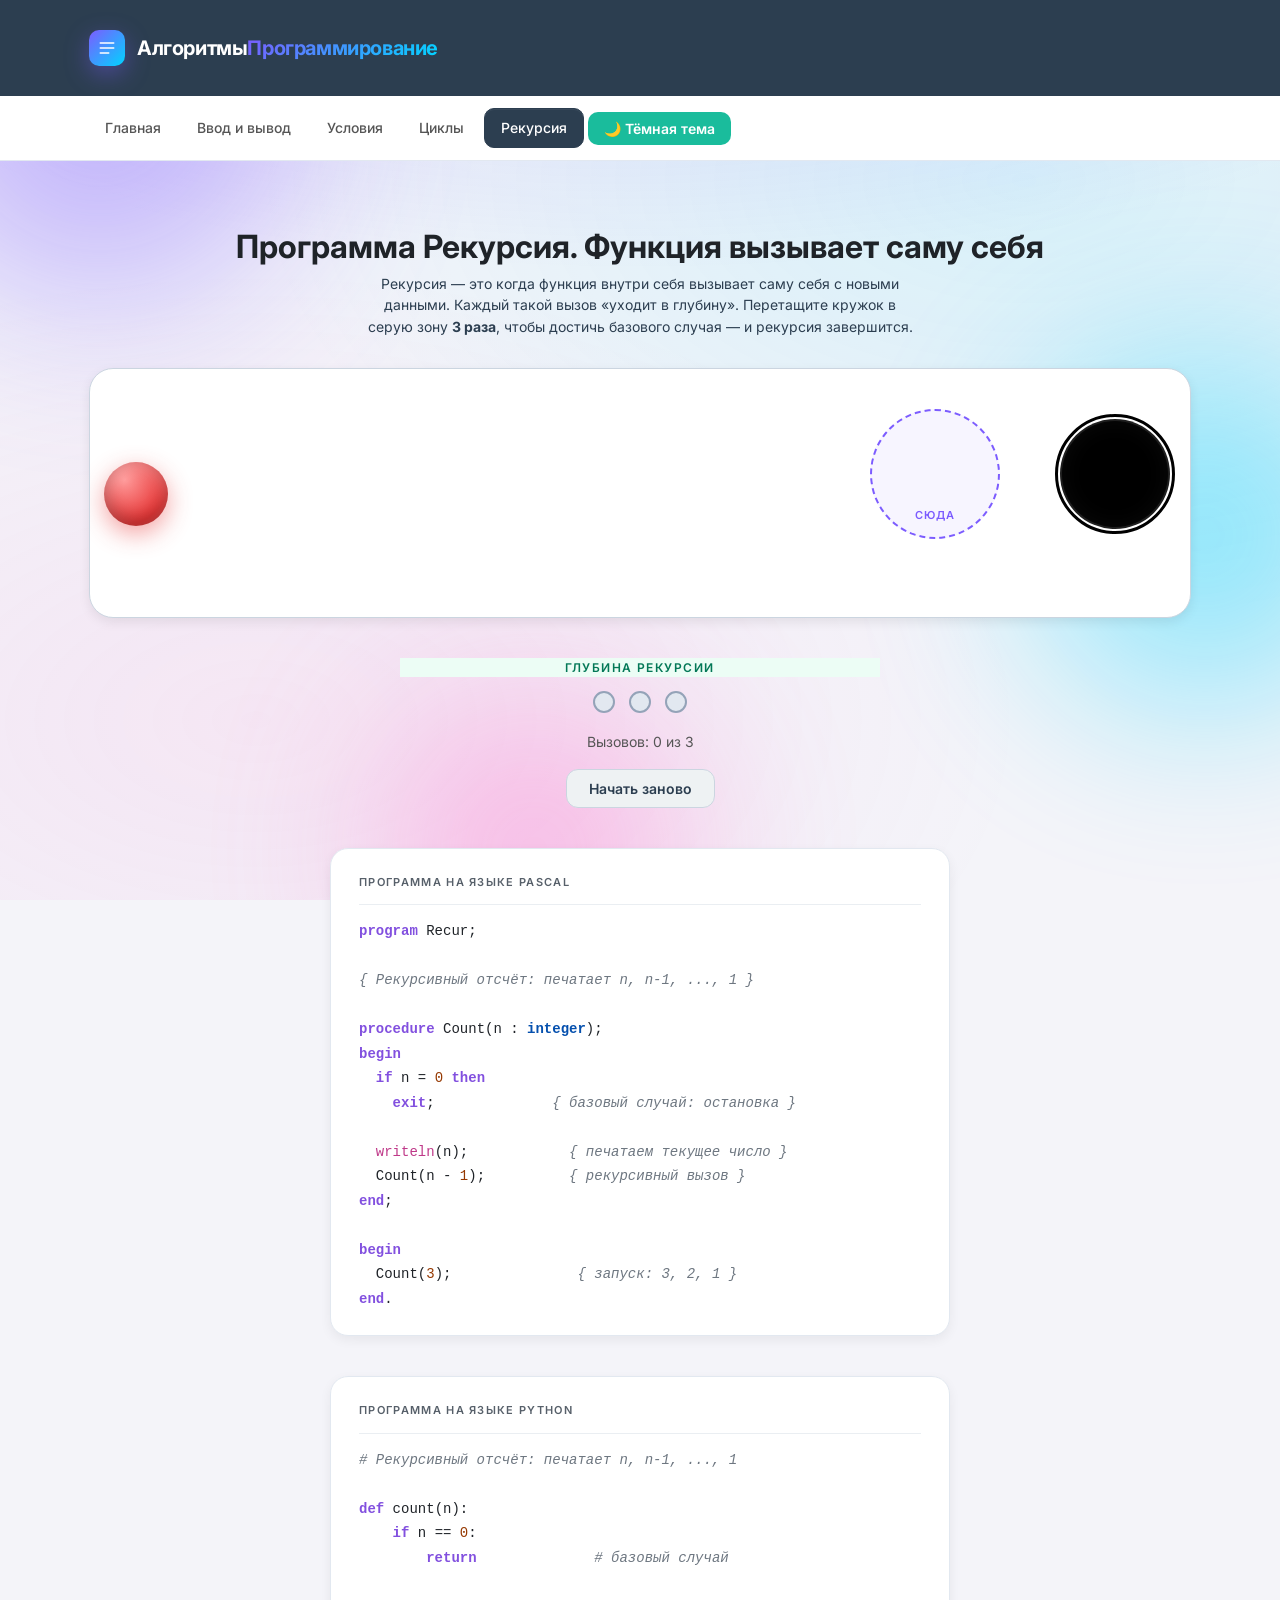
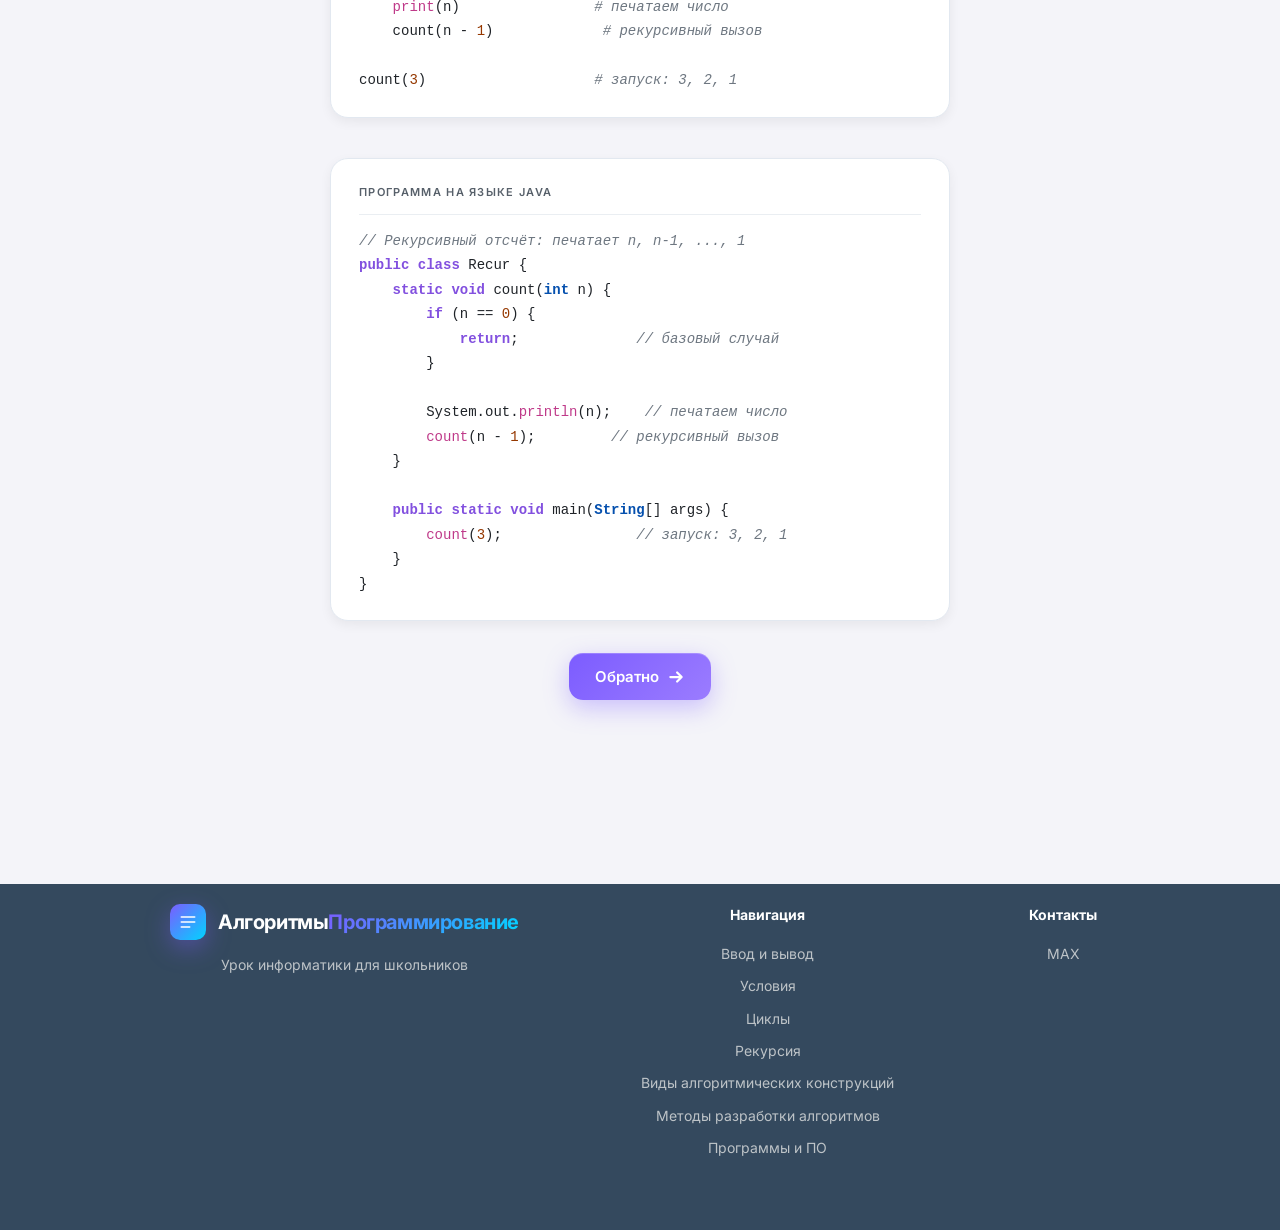
<file: recyrsia.html>
<!DOCTYPE html>
<html lang="ru">
<head>
    <meta charset="UTF-8">
    <meta name="viewport" content="width=device-width, initial-scale=1.0">
    <title>Алгоритмы и программирование. Урок для школьников</title>
    <link rel="preconnect" href="https://fonts.googleapis.com">
    <link rel="preconnect" href="https://fonts.gstatic.com" crossorigin>
    <link href="https://fonts.googleapis.com/css2?family=Inter:wght@300;400;500;600;700;800;900&family=Space+Grotesk:wght@400;500;600;700&display=swap" rel="stylesheet">
    <link rel="stylesheet" href="style.css">
<style>
        /* ---- Плавный «полёт» кружка при снэпе и возврате ---- */
        .playground .circle {
            transition:
                left 0.45s cubic-bezier(0.34, 1.2, 0.64, 1),
                top  0.45s cubic-bezier(0.34, 1.2, 0.64, 1),
                transform 0.2s ease;
        }
        .playground .circle.dragging {
            transition: none !important;
        }

        /* ---- Панель глубины рекурсии под полем ---- */
        .loop-panel {
            max-width: 480px;
            margin: 40px auto 32px;   /* отступ сверху от .playground */
            text-align: center;
        }

        .loop-label {
            font-size: 12px;
            color: var(--text-muted);
            text-transform: uppercase;
            letter-spacing: 0.12em;
            font-weight: 600;
            margin-bottom: 14px;
        }

        .loop-dots {
            display: flex;
            justify-content: center;
            gap: 14px;
            margin-bottom: 18px;
        }

        .loop-dot {
            width: 22px;
            height: 22px;
            border-radius: 50%;
            background: rgba(255, 255, 255, 0.04);
            border: 2px solid rgba(255, 255, 255, 0.15);
            transition: all 0.35s ease;
        }

        .loop-dot.done {
            background: #00ffa3;
            border-color: #00ffa3;
            box-shadow: 0 0 22px rgba(0, 255, 163, 0.75);
            animation: dotPop 0.45s ease;
        }

        @keyframes dotPop {
            0%   { transform: scale(1); }
            50%  { transform: scale(1.4); }
            100% { transform: scale(1); }
        }

        .loop-status {
            font-size: 14px;
            color: var(--text-muted);
            min-height: 22px;
            margin-bottom: 16px;
            transition: color 0.3s ease;
        }
        .loop-status.done {
            color: #d63031;
            font-weight: 700;
        }

        .btn-reset {
            padding: 10px 22px;
            background: rgba(255, 255, 255, 0.04);
            color: #fff;
            border: 1px solid rgba(255, 255, 255, 0.12);
            border-radius: 12px;
            font-family: inherit;
            font-size: 14px;
            font-weight: 600;
            cursor: pointer;
            transition: all 0.2s ease;
        }
        .btn-reset:hover {
            background: rgba(255, 255, 255, 0.08);
            border-color: rgba(255, 255, 255, 0.25);
            transform: translateY(-2px);
        }

        /* ---- Индикатор после завершения рекурсии — красный ---- */
        .playground .indicator.win {
            background: #e63333;
            border-color: #e63333;
            animation: redPulse 1.6s ease-in-out infinite;
        }

        @keyframes redPulse {
            0%, 100% {
                box-shadow:
                    0 0 40px  rgba(230, 51, 51, 0.85),
                    0 0 90px  rgba(230, 51, 51, 0.5),
                    0 0 140px rgba(230, 51, 51, 0.3);
            }
            50% {
                box-shadow:
                    0 0 60px  rgba(230, 51, 51, 1),
                    0 0 130px rgba(230, 51, 51, 0.75),
                    0 0 200px rgba(230, 51, 51, 0.45);
            }
        }
        /* ---- Рамка с кодом в стиле playground ---- */
.code-frame {
    position: relative;
    max-width: 620px;
    margin: 40px auto 32px;
    padding: 24px 28px;
    background: rgba(255, 255, 255, 0.02);
    border: 1px solid rgba(255, 255, 255, 0.08);
    border-radius: 18px;
    box-shadow:
        0 20px 60px rgba(0, 0, 0, 0.45),
        inset 0 1px 0 rgba(255, 255, 255, 0.06);
    text-align: left;
    font-family: 'Space Grotesk', 'Consolas', 'Menlo', monospace;
    font-size: 14px;
    line-height: 1.75;
    overflow: hidden;
}

.code-frame::before {
    content: attr(data-file);
    display: block;
    font-family: 'Inter', sans-serif;
    font-size: 11px;
    font-weight: 600;
    letter-spacing: 0.12em;
    text-transform: uppercase;
    color: #8b8b9e;
    margin-bottom: 14px;
    padding-bottom: 12px;
    border-bottom: 1px solid rgba(255, 255, 255, 0.08);
}

.code-frame pre {
    margin: 0;
    white-space: pre;
    overflow-x: auto;
    color: #e0e0f0;
}

/* Подсветка Паскаля */
.code-frame .kw   { color: #7c5cff; font-weight: 700; }
.code-frame .type { color: #00d4ff; font-weight: 600; }
.code-frame .num  { color: #ffb800; }
.code-frame .cmt  { color: #5a5a6e; font-style: italic; }
.code-frame .fn   { color: #ff6bcb; }
/* Подсветка Python */
.code-frame .py-kw   { color: #7c5cff; font-weight: 700; }
.code-frame .py-fn   { color: #ff6bcb; }
.code-frame .py-num  { color: #ffb800; }
.code-frame .py-cmt  { color: #5a5a6e; font-style: italic; }

/* Подсветка Java */
.code-frame .jv-kw   { color: #7c5cff; font-weight: 700; }
.code-frame .jv-type { color: #00d4ff; font-weight: 600; }
.code-frame .jv-fn   { color: #ff6bcb; }
.code-frame .jv-num  { color: #ffb800; }
.code-frame .jv-cmt  { color: #5a5a6e; font-style: italic; }
    </style>
</head>
<body>
    <!-- Анимированный фон -->
    <div class="bg-gradient"></div>
    <div class="bg-orbs">
        <div class="orb orb-1"></div>
        <div class="orb orb-2"></div>
        <div class="orb orb-3"></div>
    </div>

    <!-- Шапка -->
    <header class="header">
        <div class="container header-inner">
            <a href="index.html" class="logo">
                <div class="logo-mark">
                    <svg viewBox="0 0 24 24" fill="none" xmlns="http://www.w3.org/2000/svg">
                        <path d="M4 6h16M4 12h16M4 18h10" stroke="currentColor" stroke-width="2" stroke-linecap="round"/>
                    </svg>
                </div>
                <span class="logo-text">Алгоритмы<em>Программирование</em></span>
            </a>
            <div class="header-actions"></div>
        </div>
    </header>

    <!-- Навигация -->
    <nav class="navigation">
        <div class="container nav-inner">
            <ul class="nav-menu">
                <li><a href="index.html" class="nav-link">Главная</a></li>
                <li><a href="vvod.html" class="nav-link">Ввод и вывод</a></li>
                <li><a href="yslovia.html" class="nav-link">Условия</a></li>
                <li><a href="cicili.html" class="nav-link">Циклы</a></li>
                <li><a href="recyrsia.html" class="nav-link active">Рекурсия</a></li>
                <li><button class="theme-btn" id="themeBtn">🌙 Тёмная тема</button></li>
            </ul>
        </div>
    </nav>

    <!-- Основной контент -->
    <main class="main">
        <div class="container">
<h1 class="lesson-title">Программа Рекурсия. Функция вызывает саму себя</h1>
            <p class="hint" style="color:#333333;">
    Рекурсия — это когда функция внутри себя вызывает саму себя
    с новыми данными. Каждый такой вызов «уходит в глубину».
    Перетащите кружок в серую зону <b style="color:#2c3e50;">3 раза</b>, чтобы достичь
    базового случая — и рекурсия завершится.
</p>

            <div class="playground playground--md" id="playground">

                <!-- Кружок, который «вызывает сам себя» -->
                <div class="circle red" id="c-red" data-color="red"></div>

                <!-- Зона и индикатор -->
                <div class="targets-row">
                    <div class="zone" id="zone"></div>
                    <div class="indicator" id="indicator"></div>
                </div>

            </div>

            <!-- Панель глубины рекурсии -->
            <div class="loop-panel">
                <div class="loop-label">Глубина рекурсии</div>
                <div class="loop-dots">
    <span class="loop-dot" style="background:#e2e8f0; border:2px solid #94a3b8;"></span>
    <span class="loop-dot" style="background:#e2e8f0; border:2px solid #94a3b8;"></span>
    <span class="loop-dot" style="background:#e2e8f0; border:2px solid #94a3b8;"></span>
</div>
                <div class="loop-status" id="status">Вызовов: 0 из 3</div>
                <button class="btn-reset" id="reset" style="background:#eef2f3; color:#2c3e50; border:1px solid #cbd5e0;">Начать заново</button>
            </div>
<!-- Рамка с кодом на Паскале: рекурсия -->
<div class="code-frame" data-file="Программа на языке Pascal">
<pre><span class="kw">program</span> Recur;

<span class="cmt">{ Рекурсивный отсчёт: печатает n, n-1, ..., 1 }</span>

<span class="kw">procedure</span> Count(n : <span class="type">integer</span>);
<span class="kw">begin</span>
  <span class="kw">if</span> n = <span class="num">0</span> <span class="kw">then</span>
    <span class="kw">exit</span>;              <span class="cmt">{ базовый случай: остановка }</span>

  <span class="fn">writeln</span>(n);            <span class="cmt">{ печатаем текущее число }</span>
  Count(n - <span class="num">1</span>);          <span class="cmt">{ рекурсивный вызов }</span>
<span class="kw">end</span>;

<span class="kw">begin</span>
  Count(<span class="num">3</span>);               <span class="cmt">{ запуск: 3, 2, 1 }</span>
<span class="kw">end</span>.</pre>
</div>
<!-- Рамка с кодом на Python: рекурсия -->
<div class="code-frame" data-file="Программа на языке Python">
<pre><span class="py-cmt"># Рекурсивный отсчёт: печатает n, n-1, ..., 1</span>

<span class="py-kw">def</span> count(n):
    <span class="py-kw">if</span> n == <span class="py-num">0</span>:
        <span class="py-kw">return</span>              <span class="py-cmt"># базовый случай</span>

    <span class="py-fn">print</span>(n)                <span class="py-cmt"># печатаем число</span>
    count(n - <span class="py-num">1</span>)             <span class="py-cmt"># рекурсивный вызов</span>

count(<span class="py-num">3</span>)                    <span class="py-cmt"># запуск: 3, 2, 1</span></pre>
</div>

<!-- Рамка с кодом на Java: рекурсия -->
<div class="code-frame" data-file="Программа на языке Java">
<pre><span class="jv-cmt">// Рекурсивный отсчёт: печатает n, n-1, ..., 1</span>
<span class="jv-kw">public class</span> Recur {
    <span class="jv-kw">static void</span> count(<span class="jv-type">int</span> n) {
        <span class="jv-kw">if</span> (n == <span class="jv-num">0</span>) {
            <span class="jv-kw">return</span>;              <span class="jv-cmt">// базовый случай</span>
        }

        System.out.<span class="jv-fn">println</span>(n);    <span class="jv-cmt">// печатаем число</span>
        <span class="jv-fn">count</span>(n - <span class="jv-num">1</span>);         <span class="jv-cmt">// рекурсивный вызов</span>
    }

    <span class="jv-kw">public static void</span> main(<span class="jv-type">String</span>[] args) {
        <span class="jv-fn">count</span>(<span class="jv-num">3</span>);                <span class="jv-cmt">// запуск: 3, 2, 1</span>
    }
}</pre>
</div>
            <!-- Кнопка далее -->
            <section class="hero" style="padding: 0;">
                <div class="hero-actions">
                    <form action="index.html">
                        <button class="btn btn-primary btn-lg">
                            Обратно
                            <svg width="18" height="18" viewBox="0 0 16 16" fill="none">
                                <path d="M3 8h10M9 4l4 4-4 4" stroke="currentColor" stroke-width="2" stroke-linecap="round" stroke-linejoin="round"/>
                            </svg>
                        </button>
                    </form>
                </div>
            </section>

        </div>
    </main>

    <!-- Подвал -->
    <footer class="footer">
        <div class="container">
            <div class="footer-grid">
                <div class="footer-brand">
                    <div class="logo">
                        <div class="logo-mark">
                            <svg viewBox="0 0 24 24" fill="none">
                                <path d="M4 6h16M4 12h16M4 18h10" stroke="currentColor" stroke-width="2" stroke-linecap="round"/>
                            </svg>
                        </div>
                        <span class="logo-text">Алгоритмы<em>Программирование</em></span>
                    </div>
                    <p>Урок информатики для школьников</p>
                </div>

                <div class="footer-col">
                    <h4>Навигация</h4>
                    <ul>
                        <li><a href="vvod.html">Ввод и вывод</a></li>
                        <li><a href="yslovia.html">Условия</a></li>
                        <li><a href="cicili.html">Циклы</a></li>
                        <li><a href="recyrsia.html">Рекурсия</a></li>
                        <li><a href="vidi.html">Виды алгоритмических конструкций</a></li>
                        <li><a href="metodi.html">Методы разработки алгоритмов</a></li>
                        <li><a href="prog.html">Программы и ПО</a></li>
                    </ul>
                </div>

                <div class="footer-col">
                    <h4>Контакты</h4>
                    <ul>
                        <li><a href="#">MAX</a></li>
                    </ul>
                </div>
            </div>
        </div>
    </footer>

    <script>
    (function () {
        const playground = document.getElementById('playground');
        const zone       = document.getElementById('zone');
        const indicator  = document.getElementById('indicator');
        const circle     = document.getElementById('c-red');
        const status     = document.getElementById('status');
        const resetBtn   = document.getElementById('reset');
        const dots       = Array.from(document.querySelectorAll('.loop-dot'));

        const MAX_DEPTH = 3;

        let depth = 0;
        let drag  = null;
        let busy  = false;   // блокировка во время анимации

        /* ---------- Стартовая раскладка ----------
           Кружок слева, по вертикальному центру поля. */
        function layoutInitial() {
            const h = playground.clientHeight;
            const size = circle.offsetWidth;
            const x = 14;
            const y = (h - size) / 2;

            circle.style.left = x + 'px';
            circle.style.top  = y + 'px';
            circle.dataset.hx = x;
            circle.dataset.hy = y;
        }

        /* ---------- Кружок в зоне? ---------- */
        function isInsideZone(el) {
            const r1 = el.getBoundingClientRect();
            const r2 = zone.getBoundingClientRect();
            const cx = r1.left + r1.width  / 2;
            const cy = r1.top  + r1.height / 2;
            const zx = r2.left + r2.width  / 2;
            const zy = r2.top  + r2.height / 2;
            return Math.hypot(cx - zx, cy - zy) < r2.width / 2;
        }

        /* ---------- Снэп в центр зоны ---------- */
        function snapToZone() {
            const playRect = playground.getBoundingClientRect();
            const zr       = zone.getBoundingClientRect();
            const size     = circle.offsetWidth;

            const zcx = zr.left + zr.width  / 2 - playRect.left;
            const zcy = zr.top  + zr.height / 2 - playRect.top;

            circle.style.left = (zcx - size / 2) + 'px';
            circle.style.top  = (zcy - size / 2) + 'px';
        }

        /* ---------- Возврат домой ---------- */
        function returnHome() {
            circle.style.left = circle.dataset.hx + 'px';
            circle.style.top  = circle.dataset.hy + 'px';
        }

        /* ---------- Обновление счётчика и статуса ---------- */
        function updateDots() {
            dots.forEach((d, i) => d.classList.toggle('done', i < depth));

            if (depth >= MAX_DEPTH) {
                status.textContent = 'Базовый случай достигнут — рекурсия завершена';
                status.classList.add('done');
            } else {
                status.textContent = 'Вызовов: ' + depth + ' из ' + MAX_DEPTH;
                status.classList.remove('done');
            }
        }

        /* ---------- Индикатор ---------- */
        function lightIndicator() { indicator.classList.add('win'); }
        function resetIndicator() { indicator.classList.remove('win'); }

        /* ---------- Перетаскивание ---------- */
        function onDown(e) {
            if (busy) return;
            e.preventDefault();

            const rect     = circle.getBoundingClientRect();
            const playRect = playground.getBoundingClientRect();

            drag = {
                offsetX: e.clientX - rect.left,
                offsetY: e.clientY - rect.top,
                playRect
            };

            circle.setPointerCapture(e.pointerId);
            circle.classList.add('dragging');
        }

        function onMove(e) {
            if (!drag || busy) return;
            const size = circle.offsetWidth;

            let x = e.clientX - drag.playRect.left - drag.offsetX;
            let y = e.clientY - drag.playRect.top  - drag.offsetY;

            x = Math.max(0, Math.min(drag.playRect.width  - size, x));
            y = Math.max(0, Math.min(drag.playRect.height - size, y));

            circle.style.left = x + 'px';
            circle.style.top  = y + 'px';

            if (isInsideZone(circle)) zone.classList.add('hover');
            else                      zone.classList.remove('hover');
        }

        function onUp(e) {
            if (!drag || busy) return;
            circle.classList.remove('dragging');
            try { circle.releasePointerCapture(e.pointerId); } catch (_) {}
            zone.classList.remove('hover');

            if (isInsideZone(circle)) {
                /* Рекурсия уже завершена — просто вернём домой */
                if (depth >= MAX_DEPTH) {
                    returnHome();
                    drag = null;
                    return;
                }

                busy = true;

                /* 1. Кружок встаёт в зону — это «новый рекурсивный вызов» */
                snapToZone();

                /* 2. Через 0.5 с — вызов завершён, кружок возвращается,
                      глубина увеличивается */
                setTimeout(function () {
                    depth++;
                    updateDots();

                    if (depth >= MAX_DEPTH) lightIndicator();

                    returnHome();

                    /* 3. Ещё через 0.5 с — разблокировка */
                    setTimeout(function () { busy = false; }, 500);
                }, 500);
            }

            drag = null;
        }

        circle.addEventListener('pointerdown', onDown);
        circle.addEventListener('pointermove', onMove);
        circle.addEventListener('pointerup',   onUp);
        circle.addEventListener('pointercancel', onUp);

        /* ---------- Сброс ---------- */
        resetBtn.addEventListener('click', function () {
            if (busy) return;
            depth = 0;
            updateDots();
            resetIndicator();
            returnHome();
        });

        /* ---------- Ресайз ---------- */
        window.addEventListener('resize', function () {
            const playRect = playground.getBoundingClientRect();
            const size = circle.offsetWidth;

            const hx = 14;
            const hy = (playRect.height - size) / 2;
            circle.dataset.hx = hx;
            circle.dataset.hy = hy;

            if (!busy) {
                circle.style.left = hx + 'px';
                circle.style.top  = hy + 'px';
            }
        });

        /* ---------- Старт ---------- */
        layoutInitial();
        updateDots();
    })();
    </script>
<script src="script.js"></script>
</body>
</html>
</file>
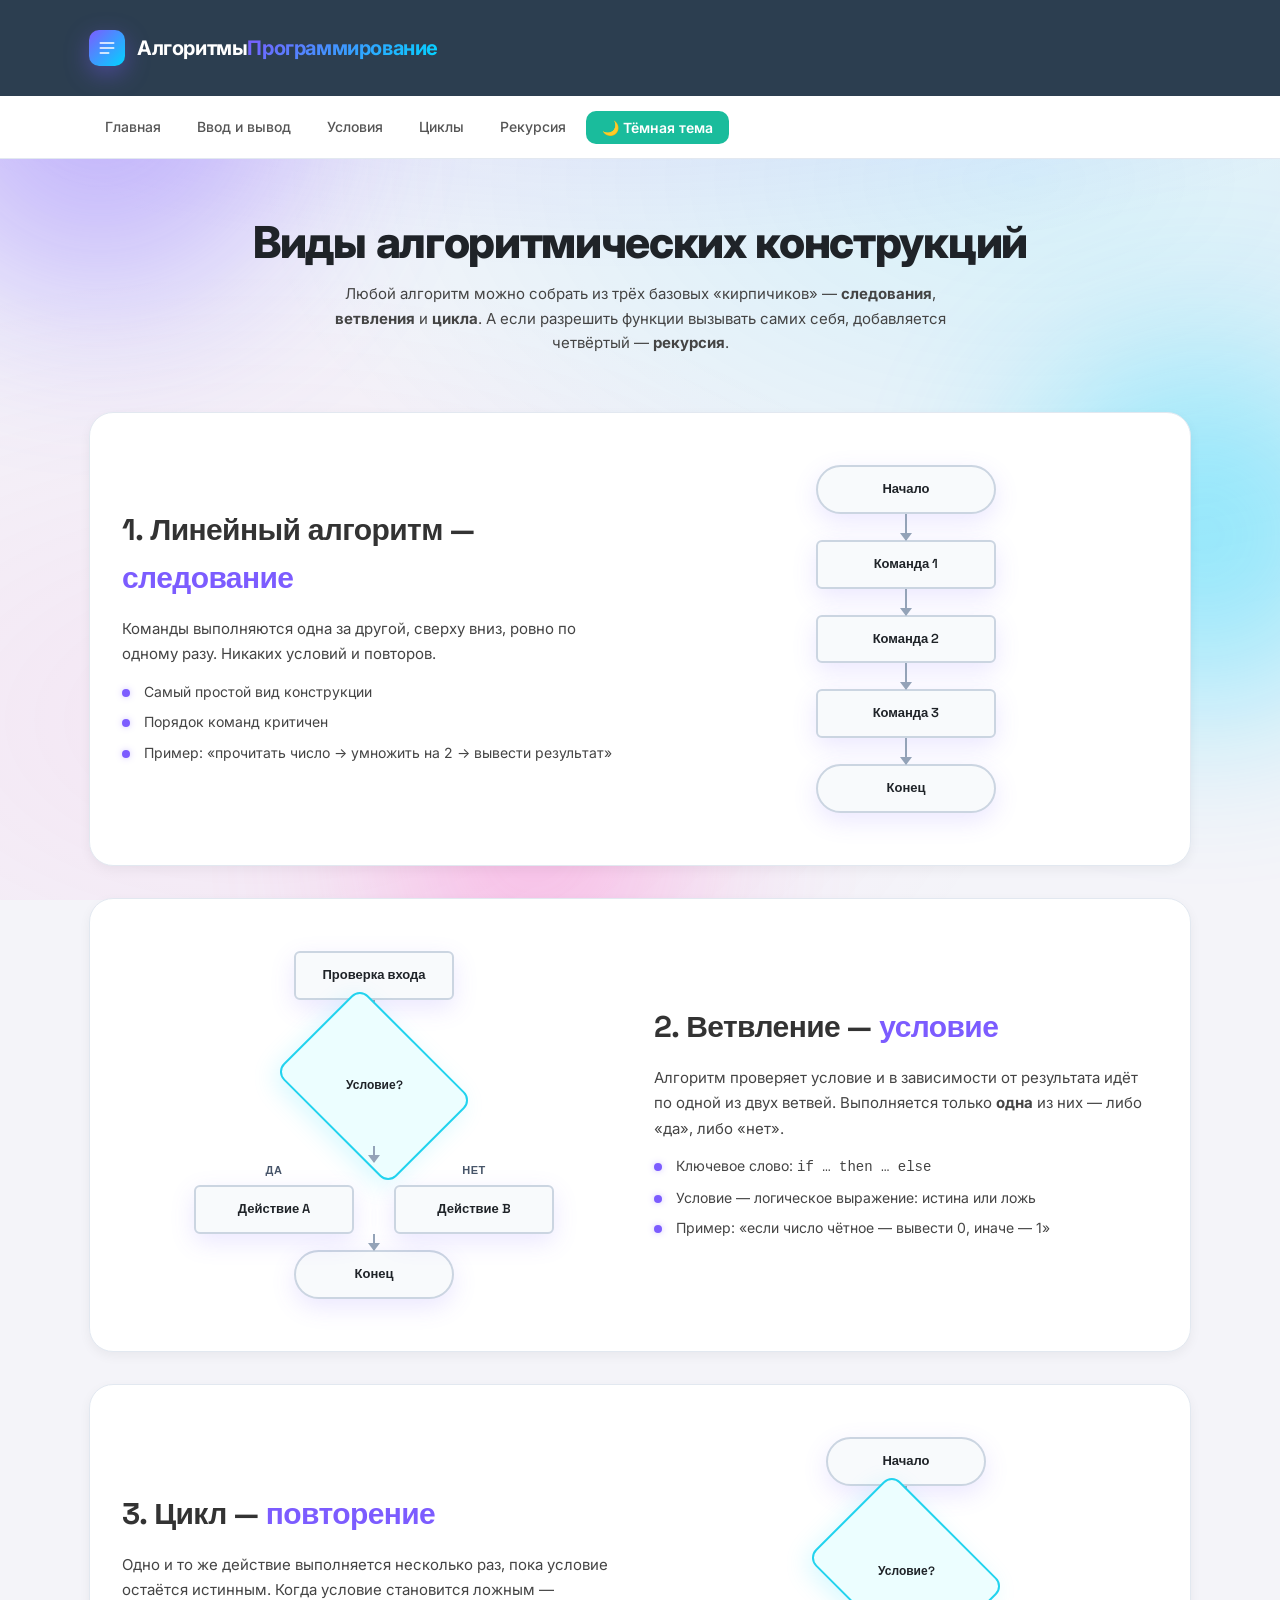
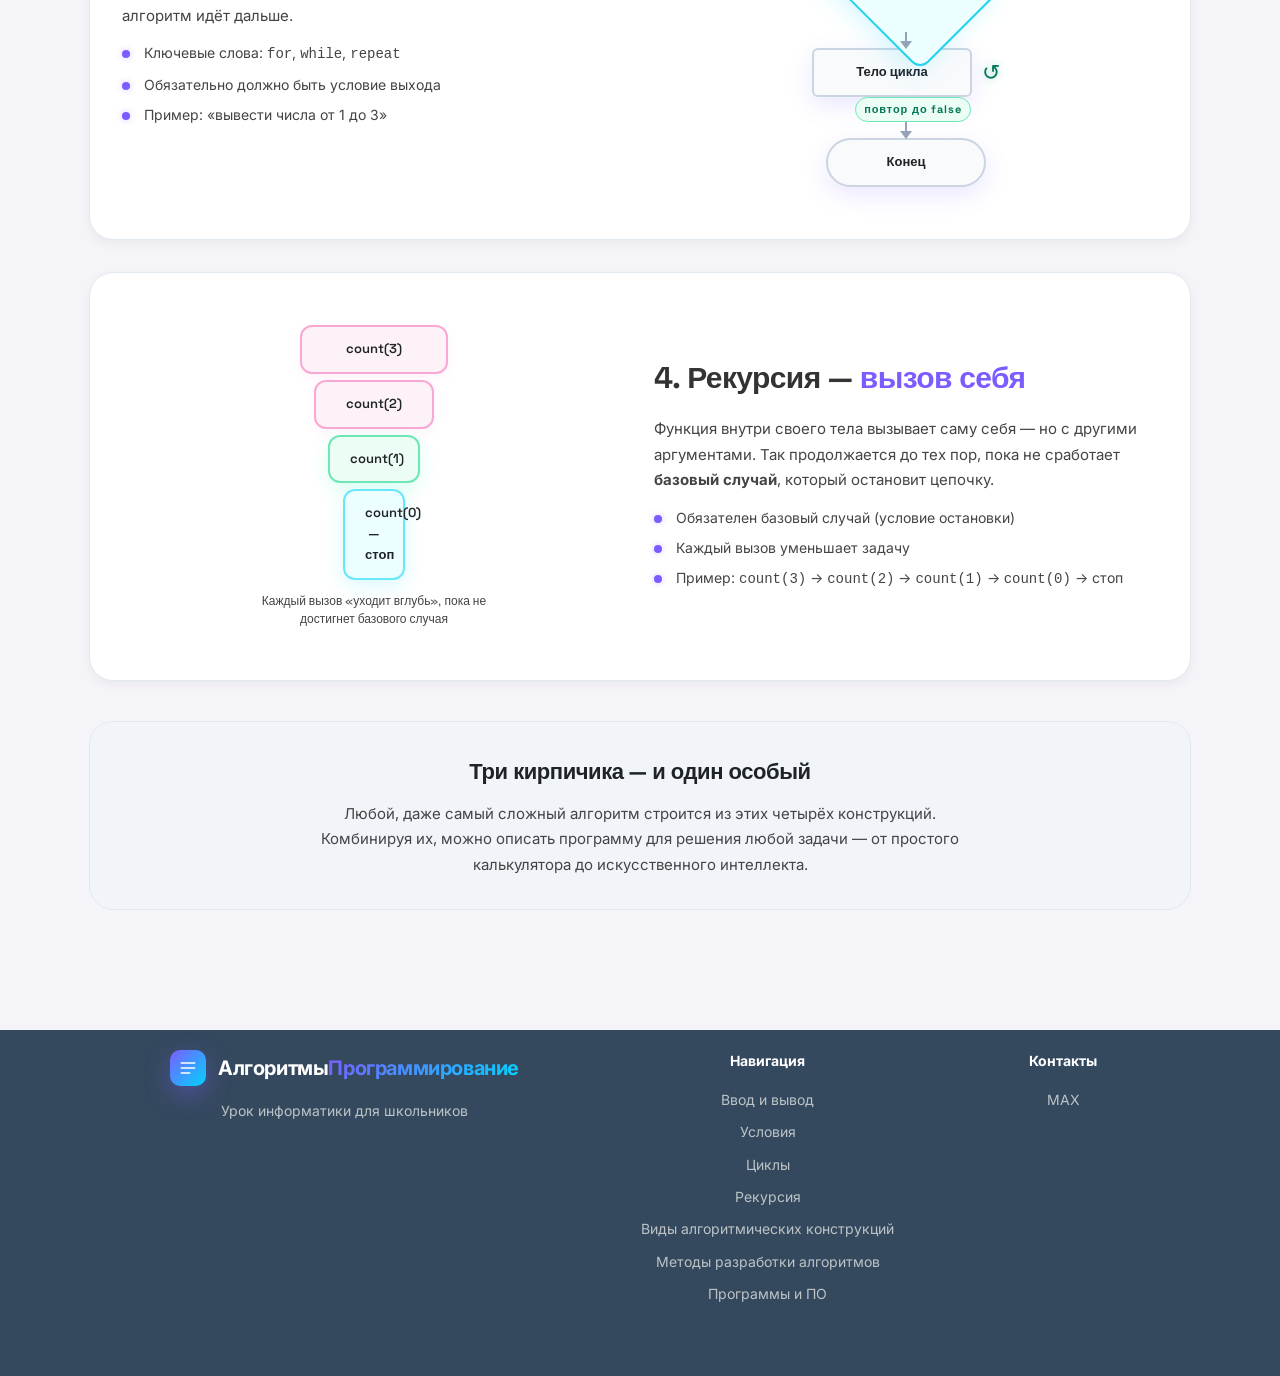
<file: vidi.html>
<!DOCTYPE html>
<html lang="ru">
<head>
    <meta charset="UTF-8">
    <meta name="viewport" content="width=device-width, initial-scale=1.0">
    <title>Алгоритмы и программирование. Урок для школьников</title>
    <link rel="preconnect" href="https://fonts.googleapis.com">
    <link rel="preconnect" href="https://fonts.gstatic.com" crossorigin>
    <link href="https://fonts.googleapis.com/css2?family=Inter:wght@300;400;500;600;700;800;900&family=Space+Grotesk:wght@400;500;600;700&display=swap" rel="stylesheet">
    <link rel="stylesheet" href="style.css">
     <style>
        /* ============================================================
           СТИЛИ ТОЛЬКО ДЛЯ ЭТОЙ СТРАНИЦЫ
           ============================================================ */

        .lesson-title {
            font-family: 'Space Grotesk', 'Inter', sans-serif;
            font-size: clamp(26px, 4vw, 44px);
            font-weight: 800;
            letter-spacing: -0.03em;
            line-height: 1.1;
            text-align: center;
            margin-bottom: 14px;
            background: linear-gradient(135deg, #ffffff 20%, #a4a4c0 90%);
            -webkit-background-clip: text;
            background-clip: text;
            -webkit-text-fill-color: transparent;
        }

        .lesson-subtitle {
            color: #8b8b9e;
            text-align: center;
            max-width: 640px;
            margin: 0 auto 56px;
            font-size: 15px;
            line-height: 1.65;
        }

        /* -------- Секция -------- */
        .vidi-section {
            display: grid;
            grid-template-columns: 1fr 1fr;
            gap: 28px;
            align-items: center;
            padding: 32px;
            margin-bottom: 32px;
            background: rgba(255, 255, 255, 0.02);
            border: 1px solid rgba(255, 255, 255, 0.08);
            border-radius: 24px;
            box-shadow:
                0 20px 60px rgba(0, 0, 0, 0.35),
                inset 0 1px 0 rgba(255, 255, 255, 0.05);
        }

        .vidi-section.reverse .vidi-text { order: 2; }
        .vidi-section.reverse .vidi-pic  { order: 1; }

        .vidi-text h2 {
            font-family: 'Space Grotesk', sans-serif;
            font-size: clamp(22px, 2.6vw, 30px);
            font-weight: 700;
            letter-spacing: -0.02em;
            margin-bottom: 14px;
        }

        .vidi-text h2 .accent {
            background: linear-gradient(135deg, #7c5cff, #00d4ff);
            -webkit-background-clip: text;
            background-clip: text;
            -webkit-text-fill-color: transparent;
        }

        .vidi-text p {
            color: #b8b8c8;
            font-size: 15px;
            line-height: 1.7;
            margin-bottom: 14px;
        }

        .vidi-text ul {
            list-style: none;
            padding: 0;
            margin: 0;
        }

        .vidi-text ul li {
            position: relative;
            padding-left: 22px;
            margin-bottom: 8px;
            color: #8b8b9e;
            font-size: 14px;
        }

        .vidi-text ul li::before {
            content: '';
            position: absolute;
            left: 0;
            top: 8px;
            width: 8px;
            height: 8px;
            border-radius: 50%;
            background: linear-gradient(135deg, #7c5cff, #00d4ff);
            box-shadow: 0 0 12px rgba(124, 92, 255, 0.6);
        }

        /* -------- Картинка (схема) -------- */
        .vidi-pic {
            display: flex;
            justify-content: center;
            align-items: center;
            padding: 20px;
            min-height: 260px;
        }

        /* Общий блок-схема */
        .flow {
            display: flex;
            flex-direction: column;
            align-items: center;
            gap: 0;
            font-family: 'Space Grotesk', sans-serif;
        }

        .flow .node {
            display: flex;
            align-items: center;
            justify-content: center;
            min-width: 160px;
            padding: 12px 18px;
            background: rgba(124, 92, 255, 0.08);
            border: 2px solid rgba(124, 92, 255, 0.45);
            border-radius: 12px;
            font-weight: 600;
            font-size: 13px;
            color: #e0e0f0;
            text-align: center;
            box-shadow: 0 8px 24px rgba(124, 92, 255, 0.15);
            transition: transform 0.25s ease;
        }

        .flow .node.round  { border-radius: 100px; }
        .flow .node.rect   { border-radius: 6px; }
        .flow .node.diamond {
            border-color: rgba(0, 212, 255, 0.55);
            background: rgba(0, 212, 255, 0.08);
            box-shadow: 0 8px 24px rgba(0, 212, 255, 0.15);
            transform: rotate(45deg);
            width: 120px;
            height: 120px;
            padding: 0;
            border-radius: 12px;
        }
        .flow .node.diamond span {
            transform: rotate(-45deg);
            display: block;
            font-size: 12px;
            max-width: 100px;
            line-height: 1.3;
        }

        .flow .arrow {
            width: 2px;
            height: 26px;
            background: rgba(255, 255, 255, 0.25);
            position: relative;
        }
        .flow .arrow::after {
            content: '';
            position: absolute;
            bottom: -1px;
            left: -5px;
            width: 0;
            height: 0;
            border-left: 6px solid transparent;
            border-right: 6px solid transparent;
            border-top: 8px solid rgba(255, 255, 255, 0.35);
        }

        .flow .arrow.long  { height: 40px; }
        .flow .arrow.short { height: 16px; }

        /* Развилка (ветвление) */
        .branch-row {
            display: flex;
            align-items: center;
            justify-content: center;
            gap: 40px;
            position: relative;
        }
        .branch-row .branch {
            display: flex;
            flex-direction: column;
            align-items: center;
        }
        .branch-row .branch .label {
            font-size: 11px;
            color: #8b8b9e;
            margin-bottom: 6px;
            font-weight: 600;
            letter-spacing: 0.05em;
        }

        /* Линейная схема: три блока один за другим */
        .linear-scheme .node { min-width: 180px; }

        /* Метка цикла */
        .loop-wrap {
            display: flex;
            align-items: center;
            gap: 0;
        }
        .loop-back {
            margin-left: 10px;
            font-size: 22px;
            color: rgba(0, 255, 163, 0.9);
            text-shadow: 0 0 12px rgba(0, 255, 163, 0.6);
            animation: loopPulse 1.8s ease-in-out infinite;
        }
        @keyframes loopPulse {
            0%, 100% { transform: translateX(0); opacity: 1; }
            50%      { transform: translateX(-4px); opacity: 0.6; }
        }

        .loop-label {
            font-size: 11px;
            color: #00ffa3;
            font-weight: 700;
            letter-spacing: 0.08em;
            margin-left: 14px;
            padding: 3px 8px;
            border: 1px solid rgba(0, 255, 163, 0.4);
            border-radius: 100px;
            background: rgba(0, 255, 163, 0.06);
        }

        /* Рекурсия — «матрёшка» */
        .rec-stack {
            display: flex;
            flex-direction: column;
            align-items: center;
            gap: 6px;
        }
        .rec-item {
            padding: 12px 20px;
            border: 2px solid rgba(255, 107, 203, 0.5);
            background: rgba(255, 107, 203, 0.06);
            border-radius: 12px;
            font-size: 13px;
            font-weight: 600;
            color: #e0e0f0;
            font-family: 'Space Grotesk', sans-serif;
            box-shadow: 0 6px 20px rgba(255, 107, 203, 0.12);
            text-align: center;
        }
        .rec-item.level-1 { width: 100%; }
        .rec-item.level-2 { width: 82%; }
        .rec-item.level-3 { width: 62%; border-color: rgba(0, 255, 163, 0.6); background: rgba(0, 255, 163, 0.06); box-shadow: 0 6px 20px rgba(0, 255, 163, 0.15); }
        .rec-item.level-4 { width: 42%; border-color: rgba(0, 212, 255, 0.6); background: rgba(0, 212, 255, 0.06); box-shadow: 0 6px 20px rgba(0, 212, 255, 0.15); }

        .rec-caption {
            font-size: 12px;
            color: #8b8b9e;
            margin-top: 12px;
            text-align: center;
            max-width: 240px;
            line-height: 1.5;
        }

        /* -------- Финальная карточка-итог -------- */
        .summary {
            margin-top: 40px;
            padding: 32px;
            background: linear-gradient(135deg, rgba(124, 92, 255, 0.10), rgba(0, 212, 255, 0.06));
            border: 1px solid rgba(124, 92, 255, 0.25);
            border-radius: 24px;
            text-align: center;
        }
        .summary h3 {
            font-family: 'Space Grotesk', sans-serif;
            font-size: 22px;
            font-weight: 700;
            letter-spacing: -0.02em;
            margin-bottom: 12px;
        }
        .summary p {
            color: #b8b8c8;
            font-size: 15px;
            line-height: 1.7;
            max-width: 640px;
            margin: 0 auto;
        }

        /* -------- Адаптив -------- */
        @media (max-width: 820px) {
            .vidi-section {
                grid-template-columns: 1fr;
                padding: 24px;
            }
            .vidi-section.reverse .vidi-text { order: 1; }
            .vidi-section.reverse .vidi-pic  { order: 2; }
            .vidi-pic { min-height: 220px; }
        }
    </style>
</head>
<body>
    <!-- Анимированный фон -->
    <div class="bg-gradient"></div>
    <div class="bg-orbs">
        <div class="orb orb-1"></div>
        <div class="orb orb-2"></div>
        <div class="orb orb-3"></div>
    </div>

    <!-- Шапка -->
    <header class="header">
        <div class="container header-inner">
            <a href="index.html" class="logo">
                <div class="logo-mark">
                    <svg viewBox="0 0 24 24" fill="none" xmlns="http://www.w3.org/2000/svg">
                        <path d="M4 6h16M4 12h16M4 18h10" stroke="currentColor" stroke-width="2" stroke-linecap="round"/>
                    </svg>
                </div>
                <span class="logo-text">Алгоритмы<em>Программирование</em></span>
            </a>

            <div class="header-actions">
                
            </div>
        </div>
    </header>

    <!-- Навигация -->
    <nav class="navigation">
        <div class="container nav-inner">
            <ul class="nav-menu">
                <li><a href="index.html" class="nav-link">Главная</a></li>
                <li><a href="vvod.html" class="nav-link">Ввод и вывод</a></li>
                <li><a href="yslovia.html" class="nav-link">Условия</a></li>
                <li><a href="cicili.html" class="nav-link">Циклы</a></li>
                <li><a href="recyrsia.html" class="nav-link">Рекурсия</a></li>
                <li><button class="theme-btn" id="themeBtn">🌙 Тёмная тема</button></li>
            </ul>
        </div>
    </nav>

    <!-- Основной контент -->
    <main class="main">
        <div class="container">

            <h1 class="lesson-title">Виды алгоритмических конструкций</h1>
            <p class="lesson-subtitle">
                Любой алгоритм можно собрать из трёх базовых «кирпичиков» —
                <b>следования</b>, <b>ветвления</b> и <b>цикла</b>.
                А если разрешить функции вызывать самих себя, добавляется
                четвёртый — <b>рекурсия</b>.
            </p>

            <!-- ============ 1. ЛИНЕЙНЫЙ ============ -->
            <section class="vidi-section">
                <div class="vidi-text">
                    <h2>1. Линейный алгоритм — <span class="accent">следование</span></h2>
                    <p>
                        Команды выполняются одна за другой, сверху вниз,
                        ровно по одному разу. Никаких условий и повторов.
                    </p>
                    <ul>
                        <li>Самый простой вид конструкции</li>
                        <li>Порядок команд критичен</li>
                        <li>Пример: «прочитать число → умножить на 2 → вывести результат»</li>
                    </ul>
                </div>
                <div class="vidi-pic">
                    <div class="flow linear-scheme">
                        <div class="node round">Начало</div>
                        <div class="arrow"></div>
                        <div class="node rect">Команда 1</div>
                        <div class="arrow"></div>
                        <div class="node rect">Команда 2</div>
                        <div class="arrow"></div>
                        <div class="node rect">Команда 3</div>
                        <div class="arrow"></div>
                        <div class="node round">Конец</div>
                    </div>
                </div>
            </section>

            <!-- ============ 2. ВЕТВЛЕНИЕ ============ -->
            <section class="vidi-section reverse">
                <div class="vidi-text">
                    <h2>2. Ветвление — <span class="accent">условие</span></h2>
                    <p>
                        Алгоритм проверяет условие и в зависимости от результата
                        идёт по одной из двух ветвей. Выполняется только <b>одна</b>
                        из них — либо «да», либо «нет».
                    </p>
                    <ul>
                        <li>Ключевое слово: <code>if … then … else</code></li>
                        <li>Условие — логическое выражение: истина или ложь</li>
                        <li>Пример: «если число чётное — вывести 0, иначе — 1»</li>
                    </ul>
                </div>
                <div class="vidi-pic">
                    <div class="flow">
                        <div class="node rect">Проверка входа</div>
                        <div class="arrow"></div>
                        <div class="node diamond"><span>Условие?</span></div>
                        <div class="arrow short"></div>
                        <div class="branch-row">
                            <div class="branch">
                                <div class="label">ДА</div>
                                <div class="node rect">Действие A</div>
                            </div>
                            <div class="branch">
                                <div class="label">НЕТ</div>
                                <div class="node rect">Действие B</div>
                            </div>
                        </div>
                        <div class="arrow short"></div>
                        <div class="node round">Конец</div>
                    </div>
                </div>
            </section>

            <!-- ============ 3. ЦИКЛ ============ -->
            <section class="vidi-section">
                <div class="vidi-text">
                    <h2>3. Цикл — <span class="accent">повторение</span></h2>
                    <p>
                        Одно и то же действие выполняется несколько раз, пока
                        условие остаётся истинным. Когда условие становится
                        ложным — алгоритм идёт дальше.
                    </p>
                    <ul>
                        <li>Ключевые слова: <code>for</code>, <code>while</code>, <code>repeat</code></li>
                        <li>Обязательно должно быть условие выхода</li>
                        <li>Пример: «вывести числа от 1 до 3»</li>
                    </ul>
                </div>
                <div class="vidi-pic">
                    <div class="flow">
                        <div class="node round">Начало</div>
                        <div class="arrow"></div>
                        <div class="node diamond"><span>Условие?</span></div>
                        <div class="arrow short"></div>
                        <div class="loop-wrap">
                            <div class="node rect">Тело цикла</div>
                            <div class="loop-back">↺</div>
                        </div>
                        <div class="loop-label">повтор до false</div>
                        <div class="arrow short"></div>
                        <div class="node round">Конец</div>
                    </div>
                </div>
            </section>

            <!-- ============ 4. РЕКУРСИЯ ============ -->
            <section class="vidi-section reverse">
                <div class="vidi-text">
                    <h2>4. Рекурсия — <span class="accent">вызов себя</span></h2>
                    <p>
                        Функция внутри своего тела вызывает саму себя — но
                        с другими аргументами. Так продолжается до тех пор,
                        пока не сработает <b>базовый случай</b>, который
                        остановит цепочку.
                    </p>
                    <ul>
                        <li>Обязателен базовый случай (условие остановки)</li>
                        <li>Каждый вызов уменьшает задачу</li>
                        <li>Пример: <code>count(3)</code> → <code>count(2)</code> → <code>count(1)</code> → <code>count(0)</code> → стоп</li>
                    </ul>
                </div>
                <div class="vidi-pic">
                    <div class="flow">
                        <div class="rec-stack">
                            <div class="rec-item level-1">count(3)</div>
                            <div class="rec-item level-2">count(2)</div>
                            <div class="rec-item level-3">count(1)</div>
                            <div class="rec-item level-4">count(0) — стоп</div>
                        </div>
                        <div class="rec-caption">
                            Каждый вызов «уходит вглубь»,
                            пока не достигнет базового случая
                        </div>
                    </div>
                </div>
            </section>

            <!-- ============ ИТОГ ============ -->
            <div class="summary">
                <h3>Три кирпичика — и один особый</h3>
                <p>
                    Любой, даже самый сложный алгоритм строится из этих четырёх
                    конструкций. Комбинируя их, можно описать программу
                    для решения любой задачи — от простого калькулятора
                    до искусственного интеллекта.
                </p>
            </div>

        </div>
    </main>

    <!-- Подвал -->
    <footer class="footer">
        <div class="container">
            <div class="footer-grid">
                <div class="footer-brand">
                    <div class="logo">
                        <div class="logo-mark">
                            <svg viewBox="0 0 24 24" fill="none">
                                <path d="M4 6h16M4 12h16M4 18h10" stroke="currentColor" stroke-width="2" stroke-linecap="round"/>
                            </svg>
                        </div>
                        <span class="logo-text">Алгоритмы<em>Программирование</em></span>
                    </div>
                    <p>Урок информатики для школьников</p>
                </div>

                <div class="footer-col">
                    <h4>Навигация</h4>
                    <ul>
                        <li><a href="vvod.html">Ввод и вывод</a></li>
                        <li><a href="yslovia.html">Условия</a></li>
                        <li><a href="cicili.html">Циклы</a></li>
                        <li><a href="recyrsia.html">Рекурсия</a></li>
                        <li><a href="vidi.html">Виды алгоритмических конструкций</a></li>
                        <li><a href="metodi.html">Методы разработки алгоритмов</a></li>
                        <li><a href="prog.html">Программы и ПО</a></li>
                    </ul>
                </div>

                <div class="footer-col">
                    <h4>Контакты</h4>
                    <ul>
                        <li><a href="#">MAX</a></li>
                    </ul>
                </div>
        </div>
    </footer>

    <script>
        // Анимация счётчиков
        const counters = document.querySelectorAll('.stat-value');
        const animateCount = (el, target) => {
            const duration = 1500;
            const start = performance.now();
            const step = (now) => {
                const progress = Math.min((now - start) / duration, 1);
                const eased = 1 - Math.pow(1 - progress, 3);
                el.textContent = Math.floor(eased * target).toLocaleString('ru-RU');
                if (progress < 1) requestAnimationFrame(step);
            };
            requestAnimationFrame(step);
        };

        const observer = new IntersectionObserver((entries) => {
            entries.forEach(entry => {
                if (entry.isIntersecting) {
                    const el = entry.target;
                    animateCount(el, parseInt(el.dataset.count));
                    observer.unobserve(el);
                }
            });
        }, { threshold: 0.5 });

        counters.forEach(c => observer.observe(c));
    </script>
<script src="script.js"></script>
</body>
</html>
</file>
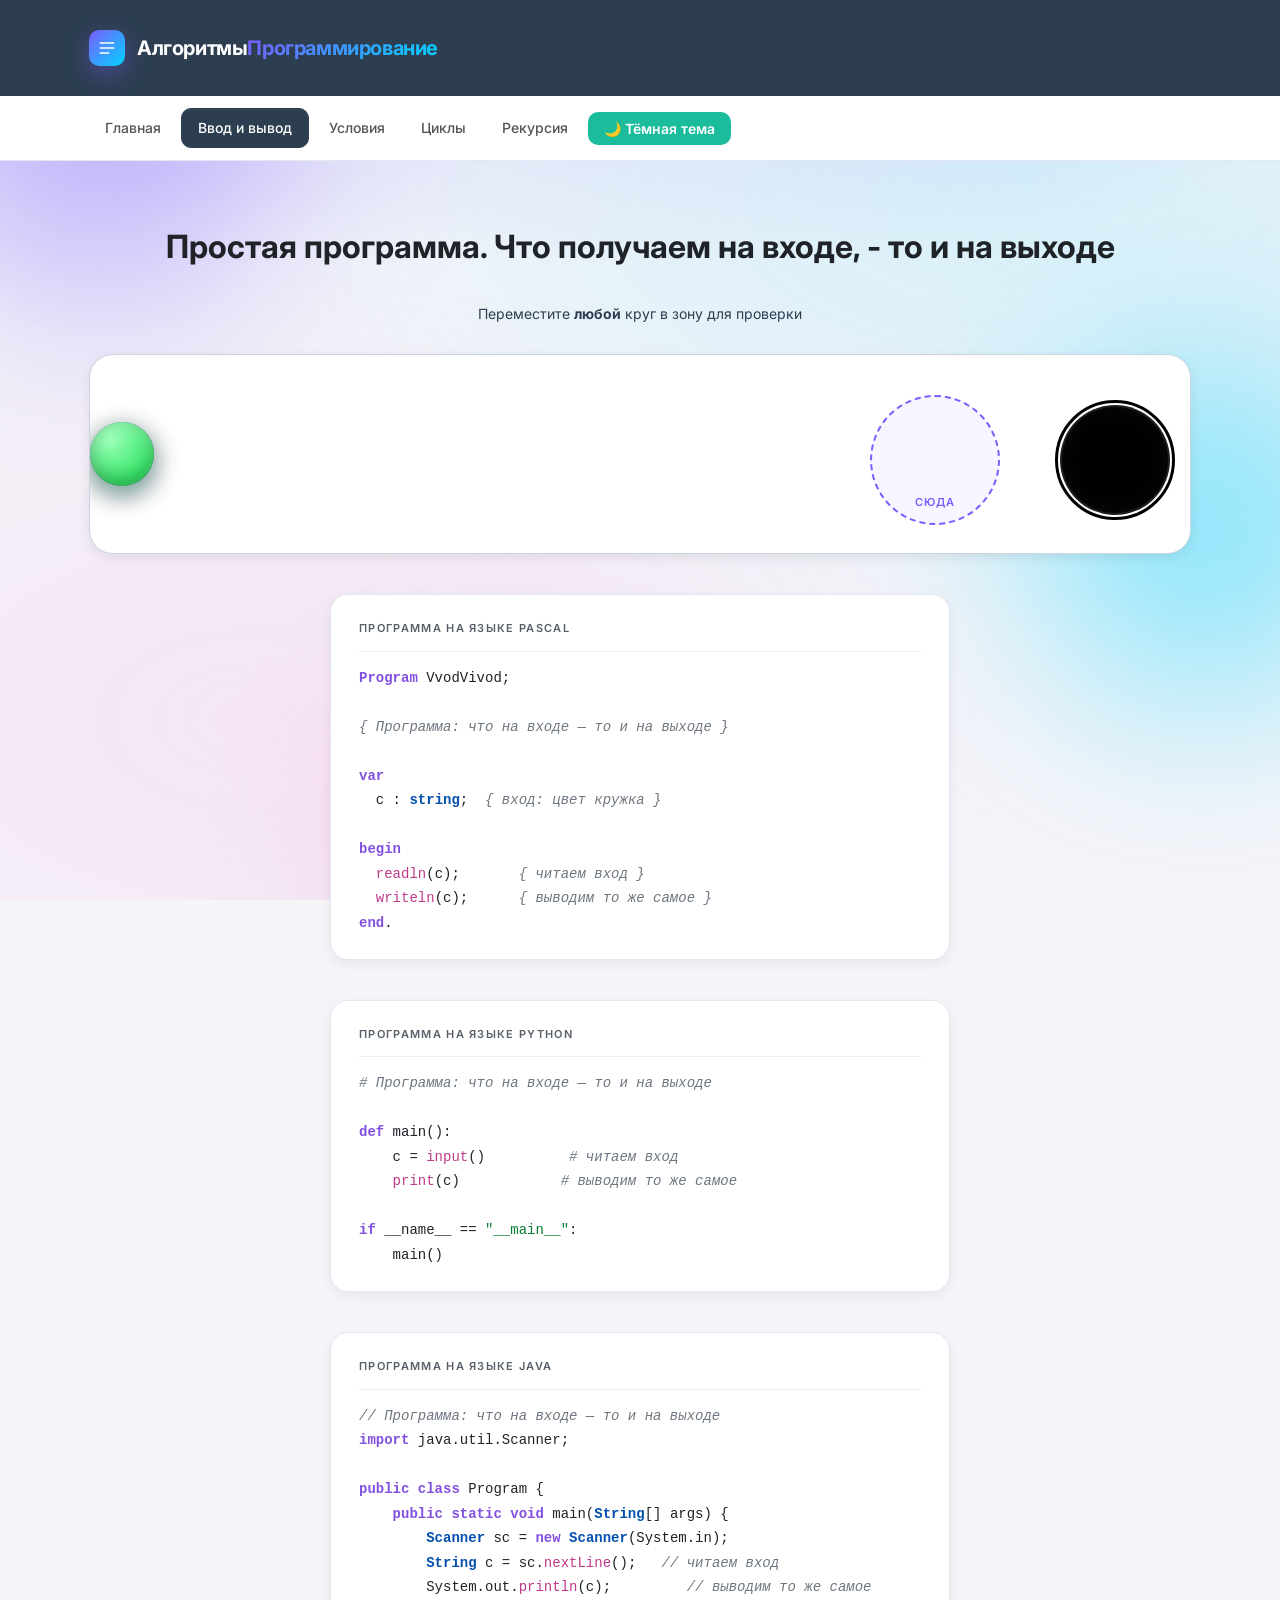
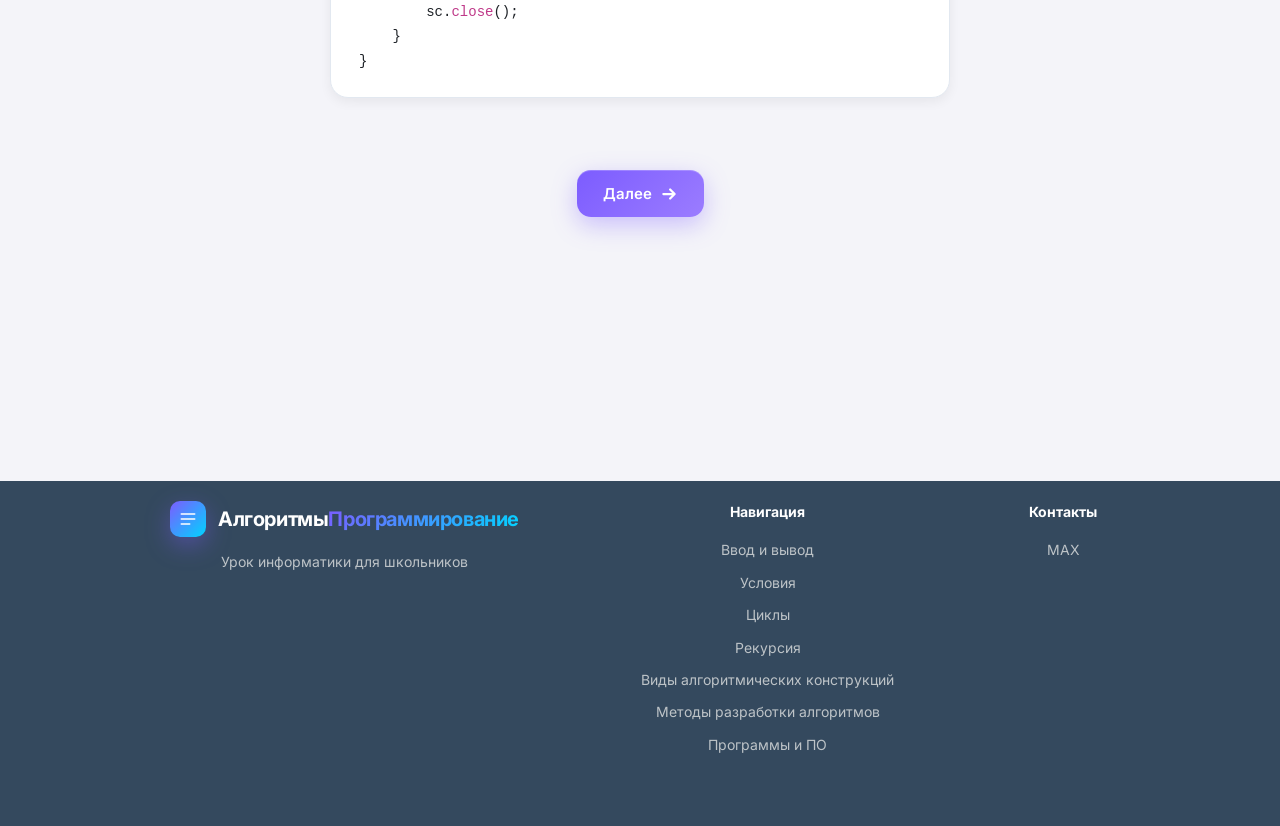
<file: vvod.html>
<!DOCTYPE html>
<html lang="ru">
<head>
    <meta charset="UTF-8">
    <meta name="viewport" content="width=device-width, initial-scale=1.0">
    <title>Алгоритмы и программирование. Урок для школьников</title>
    <link rel="preconnect" href="https://fonts.googleapis.com">
    <link rel="preconnect" href="https://fonts.gstatic.com" crossorigin>
    <link href="https://fonts.googleapis.com/css2?family=Inter:wght@300;400;500;600;700;800;900&family=Space+Grotesk:wght@400;500;600;700&display=swap" rel="stylesheet">
    <link rel="stylesheet" href="style.css">
    <style>

      /* ---- Рамка с кодом в стиле playground ---- */
.code-frame {
    position: relative;
    max-width: 620px;
    margin: 40px auto 32px;
    padding: 24px 28px;
    background: rgba(255, 255, 255, 0.02);
    border: 1px solid rgba(255, 255, 255, 0.08);
    border-radius: 18px;
    box-shadow:
        0 20px 60px rgba(0, 0, 0, 0.45),
        inset 0 1px 0 rgba(255, 255, 255, 0.06);
    text-align: left;
    font-family: 'Space Grotesk', 'Consolas', 'Menlo', monospace;
    font-size: 14px;
    line-height: 1.75;
    overflow: hidden;
}

.code-frame::before {
    content: attr(data-file);
    display: block;
    font-family: 'Inter', sans-serif;
    font-size: 11px;
    font-weight: 600;
    letter-spacing: 0.12em;
    text-transform: uppercase;
    color: var(--text-muted, #8b8b9e);
    margin-bottom: 14px;
    padding-bottom: 12px;
    border-bottom: 1px solid rgba(255, 255, 255, 0.08);
}

.code-frame pre {
    margin: 0;
    white-space: pre;
    overflow-x: auto;
    color: #e0e0f0;
}
/* ---- Подсветка синтаксиса Java ---- */
.code-frame .jv-kw   { color: #7c5cff; font-weight: 700; } /* public, class, static, void */
.code-frame .jv-type { color: #00d4ff; font-weight: 600; } /* String, int, Scanner */
.code-frame .jv-fn   { color: #ff6bcb; }                    /* println, nextLine, main */
.code-frame .jv-str  { color: #00ffa3; }                    /* строки */
.code-frame .jv-num  { color: #ffb800; }                    /* числа */
.code-frame .jv-cmt  { color: #5a5a6e; font-style: italic; } /* // комментарии */
.code-frame .jv-ann  { color: #ffb800; }  
.code-frame--java::before { content: 'Program.java'; }                  /* аннотации @Override */
/* ---- Подсветка синтаксиса Python ---- */
.code-frame .py-kw  { color: #7c5cff; font-weight: 700; } /* def, if, else, return */
.code-frame .py-fn  { color: #ff6bcb; }                    /* print, input */
.code-frame .py-str { color: #00ffa3; }                    /* строки */
.code-frame .py-num { color: #ffb800; }                    /* числа */
.code-frame .py-cmt { color: #5a5a6e; font-style: italic; } /* # комментарии */
/* Подсветка синтаксиса Паскаля */
.code-frame--py::before { content: 'program.py'; }
.code-frame .kw   { color: #7c5cff; font-weight: 700; }   /* program, var, begin, end */
.code-frame .type { color: #00d4ff; font-weight: 600; }   /* integer, string */
.code-frame .str  { color: #00ffa3; }                     /* строки в кавычках */
.code-frame .num  { color: #ffb800; }                     /* числа */
.code-frame .cmt  { color: #5a5a6e; font-style: italic; } /* комментарии */
.code-frame .fn   { color: #ff6bcb; }                     /* writeln, readln */
    </style>
</head>
<body>
    <!-- Анимированный фон -->
    <div class="bg-gradient"></div>
    <div class="bg-orbs">
        <div class="orb orb-1"></div>
        <div class="orb orb-2"></div>
        <div class="orb orb-3"></div>
    </div>

    <!-- Шапка -->
    <header class="header">
        <div class="container header-inner">
            <a href="index.html" class="logo">
                <div class="logo-mark">
                    <svg viewBox="0 0 24 24" fill="none" xmlns="http://www.w3.org/2000/svg">
                        <path d="M4 6h16M4 12h16M4 18h10" stroke="currentColor" stroke-width="2" stroke-linecap="round"/>
                    </svg>
                </div>
                <span class="logo-text">Алгоритмы<em>Программирование</em></span>
            </a>

            <div class="header-actions">
                
            </div>
        </div>
    </header>

    <!-- Навигация -->
    <nav class="navigation">
        <div class="container nav-inner">
            <ul class="nav-menu">
                <li><a href="index.html" class="nav-link">Главная</a></li>
                <li><a href="vvod.html" class="nav-link active">Ввод и вывод</a></li>
                <li><a href="yslovia.html" class="nav-link">Условия</a></li>
                <li><a href="cicili.html" class="nav-link">Циклы</a></li>
                <li><a href="recyrsia.html" class="nav-link">Рекурсия</a></li>
                
                        <li><button class="theme-btn" id="themeBtn">🌙 Тёмная тема</button></li>
            </ul>
        </div>
    </nav>

    <!-- Основной контент -->
    <main class="main">
        <div class="container">
<h1 class="lesson-title">Простая программа. Что получаем на входе, - то и на выходе</h1>
<p class="hint">
  <p class="hint" style="color:#333333;">Переместите <b style="color:#2c3e50;">любой</b> круг в зону для проверки</p>
</p>

<div class="playground playground--sm" id="playground">

  <!-- Три цветных кружка -->
  <div class="circle red"   id="c-red"   data-color="#e63333"></div>
  <div class="circle blue"  id="c-blue"  data-color="#3355e6"></div>
  <div class="circle green" id="c-green" data-color="#33e666"></div>

  <!-- Зона + индикатор -->
  <div class="targets-row">
    <div class="zone" id="zone"></div>
    <div class="indicator" id="indicator"></div>
  </div>
</div>

<script>
(function () {
  const playground = document.getElementById('playground');
  const zone       = document.getElementById('zone');
  const indicator  = document.getElementById('indicator');
  const red        = document.getElementById('c-red');
  const blue       = document.getElementById('c-blue');
  const green      = document.getElementById('c-green');
  const circles    = [red, blue, green];

  let drag = null;

  /* ---------- Начальная раскладка ----------
     Раскладываем кружки и запоминаем их домашние координаты
     (dataset.hx, dataset.hy), чтобы можно было вернуть. */
 function layoutInitial() {
  const h = playground.clientHeight;
  const size = circles[0].offsetWidth;
  const gap = size * 0.8;
  const startX = 14;                 // отступ слева
  const y = (h - size) / 2;          // по вертикальному центру

  circles.forEach(function (c, i) {
    const x = startX + i * (size + gap);
    c.style.left = x + 'px';
    c.style.top  = y + 'px';
    c.dataset.hx = x;
    c.dataset.hy = y;
    c._zone = null;
  });

  zone._occupant = null;
}

  /* ---------- Кружок внутри зоны? ---------- */
  function isInsideZone(el) {
    const r1 = el.getBoundingClientRect();
    const r2 = zone.getBoundingClientRect();
    const cx = r1.left + r1.width  / 2;
    const cy = r1.top  + r1.height / 2;
    const zx = r2.left + r2.width  / 2;
    const zy = r2.top  + r2.height / 2;
    return Math.hypot(cx - zx, cy - zy) < r2.width / 2;
  }

  /* ---------- Вернуть кружок домой ---------- */
  function returnHome(circle) {
    circle.style.left = circle.dataset.hx + 'px';
    circle.style.top  = circle.dataset.hy + 'px';
  }

  /* ---------- Примагнитить в центр зоны ---------- */
  function snapToZone(circle) {
    const playRect = playground.getBoundingClientRect();
    const zr = zone.getBoundingClientRect();
    const size = circle.offsetWidth;
    const zcx = zr.left + zr.width  / 2 - playRect.left;
    const zcy = zr.top  + zr.height / 2 - playRect.top;
    circle.style.left = (zcx - size / 2) + 'px';
    circle.style.top  = (zcy - size / 2) + 'px';
  }

  /* ---------- Индикатор принимает цвет ---------- */
  function setIndicatorColor(color) {
    indicator.style.background   = color;
    indicator.style.borderColor  = color;
    indicator.style.boxShadow    =
      '0 0 40px ' + color + ', 0 0 80px ' + color + '80, ' +
      'inset 0 0 24px rgba(255,255,255,0.25)';
    indicator.classList.add('active');
  }

  /* ---------- Сброс индикатора в исходный чёрный ---------- */
  function resetIndicator() {
    indicator.style.background  = '#000';
    indicator.style.borderColor = 'rgba(255,255,255,0.12)';
    indicator.style.boxShadow   = 'inset 0 0 24px rgba(255,255,255,0.04)';
    indicator.classList.remove('active');
  }

  /* ---------- Обновление состояния после drop ---------- */
  function updateIndicator() {
    if (zone._occupant) {
      setIndicatorColor(zone._occupant.dataset.color);
    } else {
      resetIndicator();
    }
    zone.classList.toggle('filled', !!zone._occupant);
  }

  /* ---------- Обработчики перетаскивания ---------- */
  function onDown(e) {
    e.preventDefault();
    const el = e.currentTarget;
    const rect = el.getBoundingClientRect();
    const playRect = playground.getBoundingClientRect();

    drag = {
      el: el,
      offsetX: e.clientX - rect.left,
      offsetY: e.clientY - rect.top,
      playRect: playRect
    };

    el.setPointerCapture(e.pointerId);
    el.classList.add('dragging');
  }

  function onMove(e) {
    if (!drag || drag.el !== e.currentTarget) return;
    const el = drag.el;
    const size = el.offsetWidth;

    let x = e.clientX - drag.playRect.left - drag.offsetX;
    let y = e.clientY - drag.playRect.top  - drag.offsetY;

    x = Math.max(0, Math.min(drag.playRect.width  - size, x));
    y = Math.max(0, Math.min(drag.playRect.height - size, y));

    el.style.left = x + 'px';
    el.style.top  = y + 'px';

    if (isInsideZone(el)) zone.classList.add('hover');
    else                  zone.classList.remove('hover');
  }

  function onUp(e) {
    if (!drag || drag.el !== e.currentTarget) return;
    const el = drag.el;

    el.classList.remove('dragging');
    try { el.releasePointerCapture(e.pointerId); } catch (_) {}
    zone.classList.remove('hover');

    const wasIn = el._zone;

    if (isInsideZone(el)) {
      /* В зоне уже сидит другой кружок — вернуть его домой */
      const occ = zone._occupant;
      if (occ && occ !== el) {
        returnHome(occ);
        occ._zone = null;
      }

      /* Новый кружок занимает зону */
      zone._occupant = el;
      el._zone = zone;
      snapToZone(el);

      zone.classList.add('flash');
      setTimeout(function () { zone.classList.remove('flash'); }, 500);
    } else {
      /* Кружок упал вне зоны.
         Если он был в зоне — освобождаем её. */
      if (wasIn === zone) {
        zone._occupant = null;
        el._zone = null;
      }
    }

    updateIndicator();
    drag = null;
  }

  /* ---------- Навешиваем события ---------- */
  circles.forEach(function (el) {
    el.addEventListener('pointerdown', onDown);
    el.addEventListener('pointermove', onMove);
    el.addEventListener('pointerup', onUp);
    el.addEventListener('pointercancel', onUp);
  });

  /* ---------- Ресайз: держим кружки в границах поля ---------- */
  window.addEventListener('resize', function () {
    const playRect = playground.getBoundingClientRect();
    circles.forEach(function (el) {
      const size = el.offsetWidth;
      let x = parseFloat(el.style.left) || 0;
      let y = parseFloat(el.style.top)  || 0;
      x = Math.max(0, Math.min(playRect.width  - size, x));
      y = Math.max(0, Math.min(playRect.height - size, y));
      el.style.left = x + 'px';
      el.style.top  = y + 'px';
    });
  });

  layoutInitial();
  updateIndicator();
})();
</script>
<!-- Рамка с кодом на Паскале -->
<div class="code-frame" data-file="Программа на языке Pascal">
<pre><span class="kw">Program</span> VvodVivod;

<span class="cmt">{ Программа: что на входе — то и на выходе }</span>

<span class="kw">var</span>
  c : <span class="type">string</span>;  <span class="cmt">{ вход: цвет кружка }</span>

<span class="kw">begin</span>
  <span class="fn">readln</span>(c);       <span class="cmt">{ читаем вход }</span>
  <span class="fn">writeln</span>(c);      <span class="cmt">{ выводим то же самое }</span>
<span class="kw">end</span>.</pre>
</div>
<!-- Рамка с кодом на Python -->
<div class="code-frame" data-file="Программа на языке Python">
<pre><span class="py-cmt"># Программа: что на входе — то и на выходе</span>

<span class="py-kw">def</span> main():
    c = <span class="py-fn">input</span>()          <span class="py-cmt"># читаем вход</span>
    <span class="py-fn">print</span>(c)            <span class="py-cmt"># выводим то же самое</span>

<span class="py-kw">if</span> __name__ == <span class="py-str">"__main__"</span>:
    main()</pre>
</div>
<!-- Рамка с кодом на Java -->
<div class="code-frame" data-file="Программа на языке Java">
<pre><span class="jv-cmt">// Программа: что на входе — то и на выходе</span>
<span class="jv-kw">import</span> java.util.Scanner;

<span class="jv-kw">public class</span> Program {
    <span class="jv-kw">public static void</span> main(<span class="jv-type">String</span>[] args) {
        <span class="jv-type">Scanner</span> sc = <span class="jv-kw">new</span> <span class="jv-type">Scanner</span>(System.in);
        <span class="jv-type">String</span> c = sc.<span class="jv-fn">nextLine</span>();   <span class="jv-cmt">// читаем вход</span>
        System.out.<span class="jv-fn">println</span>(c);         <span class="jv-cmt">// выводим то же самое</span>
        sc.<span class="jv-fn">close</span>();
    }
}</pre>
</div>
            <!-- Hero -->
            <section class="hero">
                <div class="hero-actions">
                    <form action="yslovia.html"><button class="btn btn-primary btn-lg">
                        Далее
                        <svg width="18" height="18" viewBox="0 0 16 16" fill="none">
                            <path d="M3 8h10M9 4l4 4-4 4" stroke="currentColor" stroke-width="2" stroke-linecap="round" stroke-linejoin="round"/>
                        </svg>
                    </button></form>
                </div>
        </div>
    </main>

    <!-- Подвал -->
    <footer class="footer">
        <div class="container">
            <div class="footer-grid">
                <div class="footer-brand">
                    <div class="logo">
                        <div class="logo-mark">
                            <svg viewBox="0 0 24 24" fill="none">
                                <path d="M4 6h16M4 12h16M4 18h10" stroke="currentColor" stroke-width="2" stroke-linecap="round"/>
                            </svg>
                        </div>
                        <span class="logo-text">Алгоритмы<em>Программирование</em></span>
                    </div>
                    <p>Урок информатики для школьников</p>
                </div>

                <div class="footer-col">
                    <h4>Навигация</h4>
                    <ul>
                        <li><a href="vvod.html">Ввод и вывод</a></li>
                        <li><a href="yslovia.html">Условия</a></li>
                        <li><a href="cicili.html">Циклы</a></li>
                        <li><a href="recyrsia.html">Рекурсия</a></li>
                        <li><a href="vidi.html">Виды алгоритмических конструкций</a></li>
                        <li><a href="metodi.html">Методы разработки алгоритмов</a></li>
                        <li><a href="prog.html">Программы и ПО</a></li>
                    </ul>
                </div>

                <div class="footer-col">
                    <h4>Контакты</h4>
                    <ul>
                        <li><a href="#">MAX</a></li>
                    </ul>
                </div>
            </div>
        </div>
    </footer>
<script src="script.js"></script>
</body>
</html>
</file>
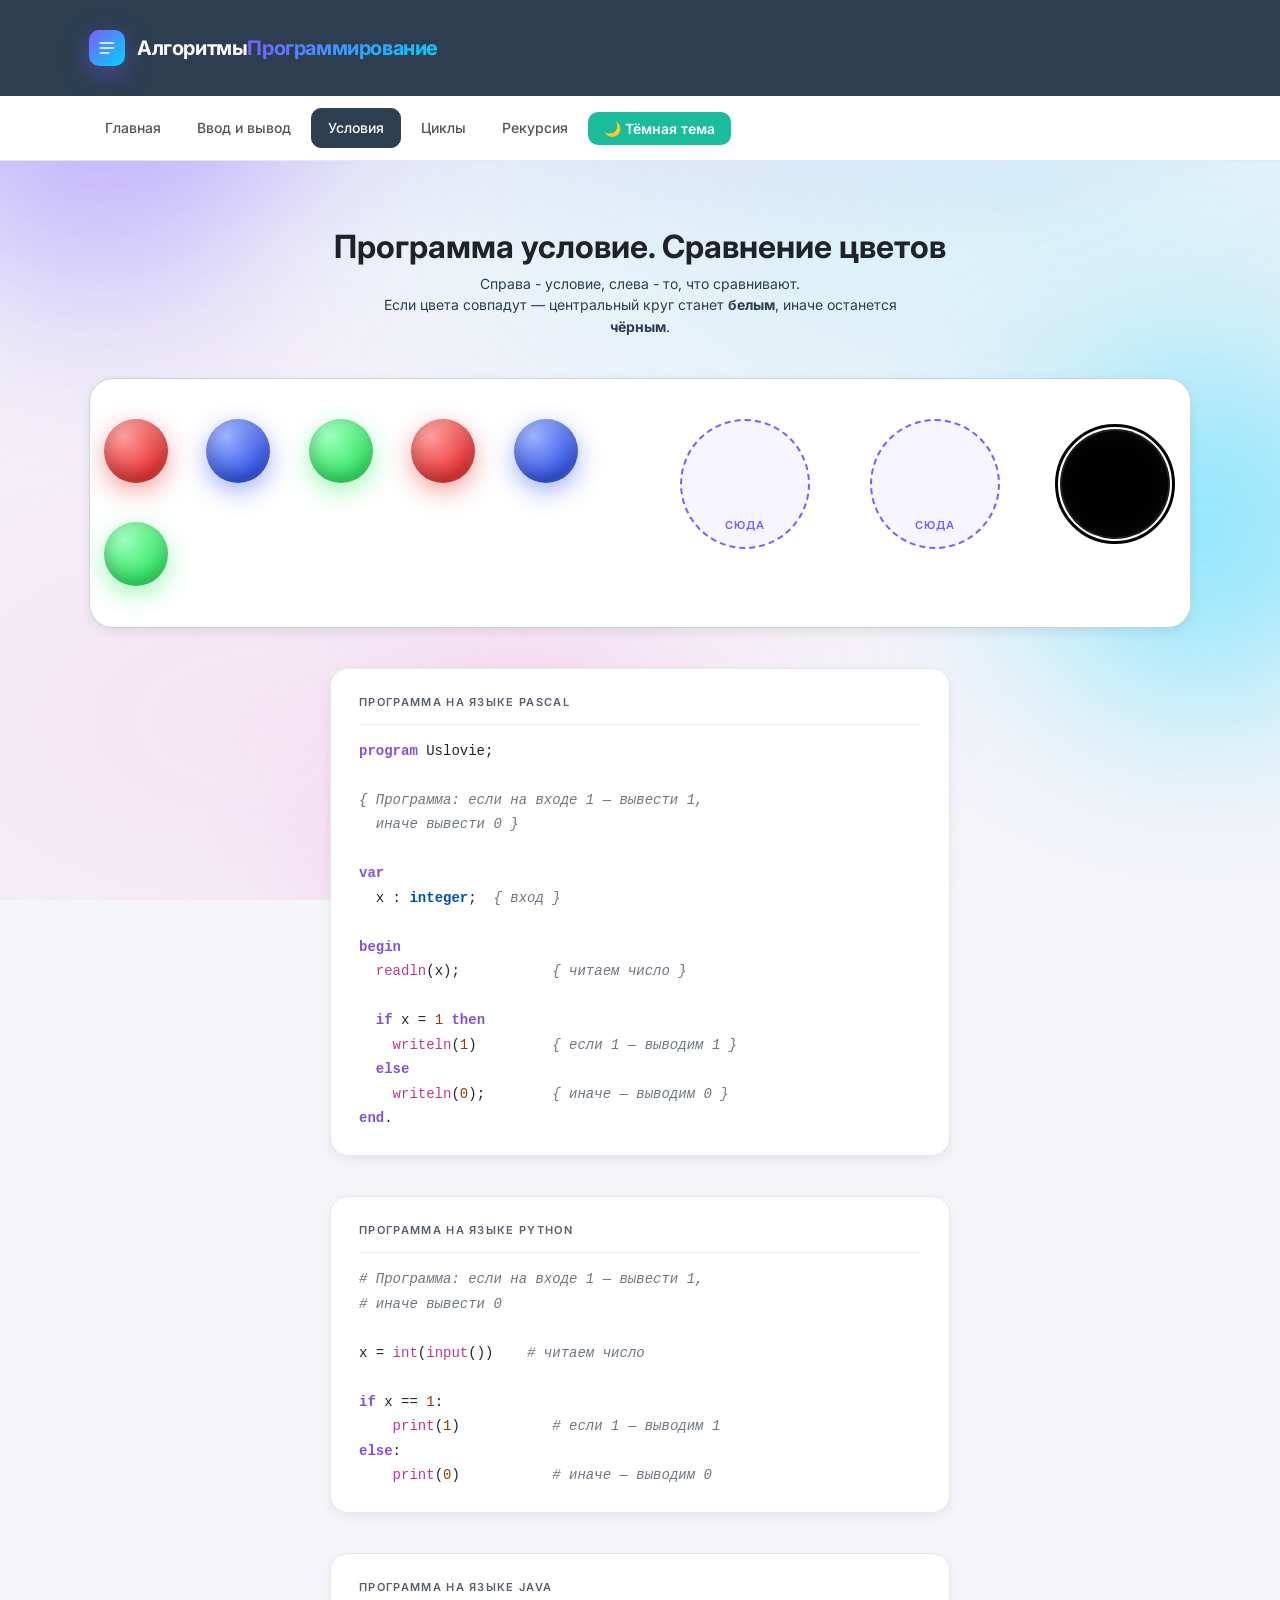
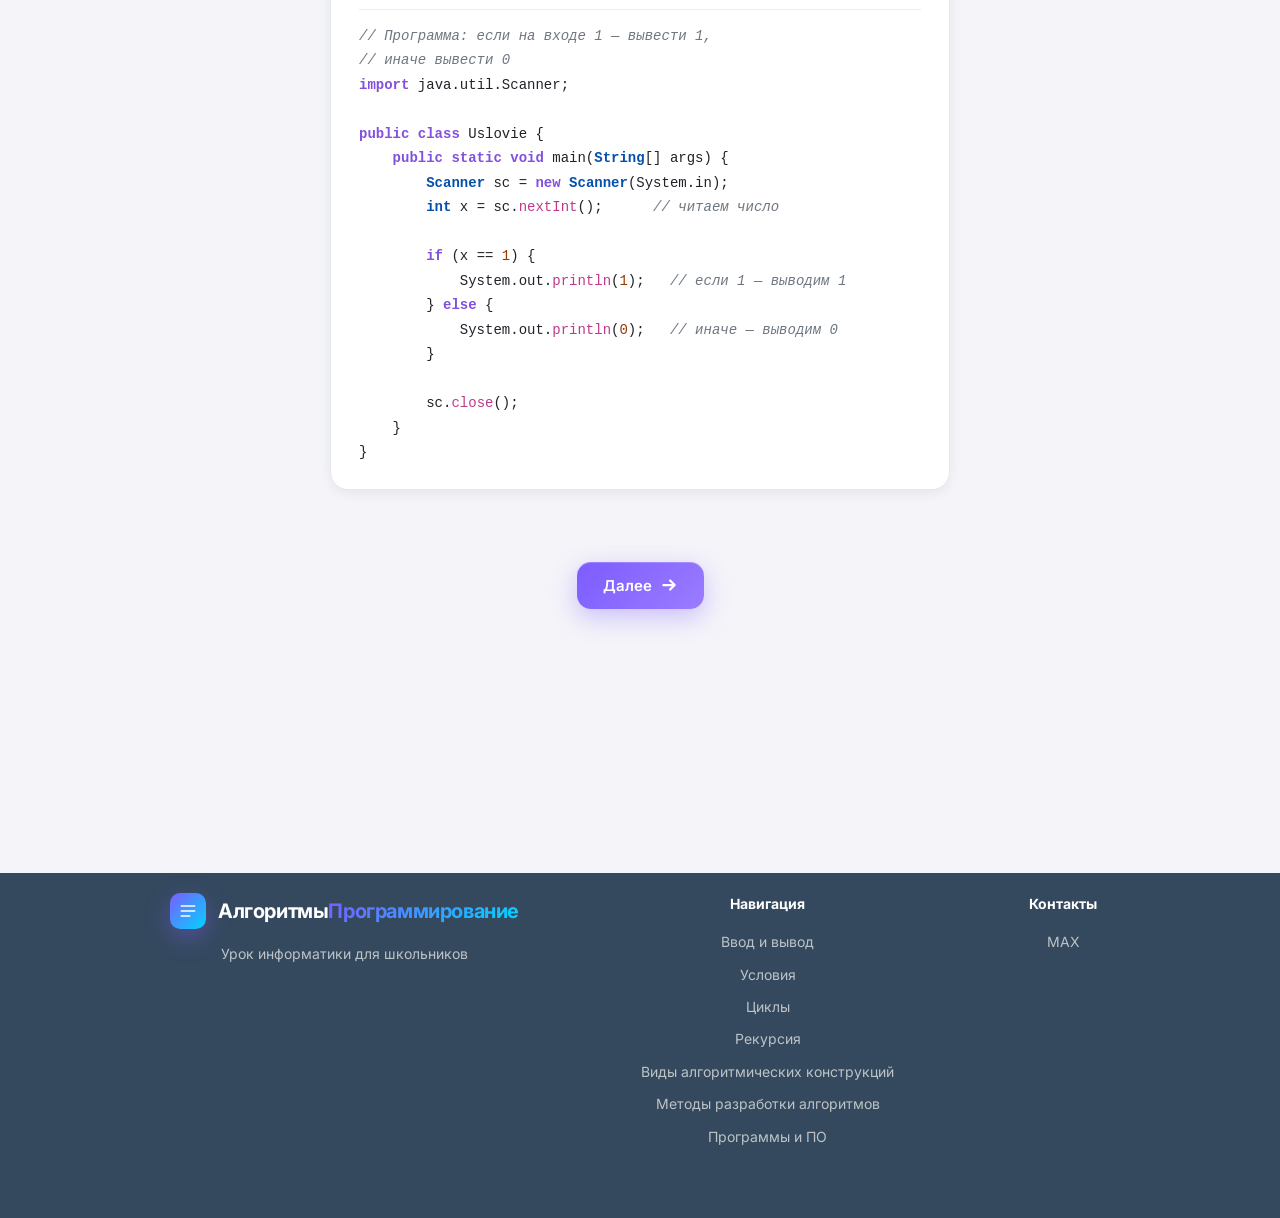
<file: yslovia.html>
<!DOCTYPE html>
<html lang="ru">
<head>
    <meta charset="UTF-8">
    <meta name="viewport" content="width=device-width, initial-scale=1.0">
    <title>Алгоритмы и программирование. Урок для школьников</title>
    <link rel="preconnect" href="https://fonts.googleapis.com">
    <link rel="preconnect" href="https://fonts.gstatic.com" crossorigin>
    <link href="https://fonts.googleapis.com/css2?family=Inter:wght@300;400;500;600;700;800;900&family=Space+Grotesk:wght@400;500;600;700&display=swap" rel="stylesheet">
    <link rel="stylesheet" href="style.css">
    <style>
/* ---- Рамка с кодом в стиле playground ---- */
.code-frame {
    position: relative;
    max-width: 620px;
    margin: 40px auto 32px;
    padding: 24px 28px;
    background: rgba(255, 255, 255, 0.02);
    border: 1px solid rgba(255, 255, 255, 0.08);
    border-radius: 18px;
    box-shadow:
        0 20px 60px rgba(0, 0, 0, 0.45),
        inset 0 1px 0 rgba(255, 255, 255, 0.06);
    text-align: left;
    font-family: 'Space Grotesk', 'Consolas', 'Menlo', monospace;
    font-size: 14px;
    line-height: 1.75;
    overflow: hidden;
}

.code-frame::before {
    content: attr(data-file);
    display: block;
    font-family: 'Inter', sans-serif;
    font-size: 11px;
    font-weight: 600;
    letter-spacing: 0.12em;
    text-transform: uppercase;
    color: #8b8b9e;
    margin-bottom: 14px;
    padding-bottom: 12px;
    border-bottom: 1px solid rgba(255, 255, 255, 0.08);
}

.code-frame pre {
    margin: 0;
    white-space: pre;
    overflow-x: auto;
    color: #e0e0f0;
}

/* Подсветка Паскаля */
.code-frame .kw   { color: #7c5cff; font-weight: 700; }
.code-frame .type { color: #00d4ff; font-weight: 600; }
.code-frame .str  { color: #00ffa3; }
.code-frame .num  { color: #ffb800; }
.code-frame .cmt  { color: #5a5a6e; font-style: italic; }
.code-frame .fn   { color: #ff6bcb; }
/* ---- Подсветка Python ---- */
.code-frame .py-kw   { color: #7c5cff; font-weight: 700; }
.code-frame .py-fn   { color: #ff6bcb; }
.code-frame .py-str  { color: #00ffa3; }
.code-frame .py-num  { color: #ffb800; }
.code-frame .py-cmt  { color: #5a5a6e; font-style: italic; }

/* ---- Подсветка Java ---- */
.code-frame .jv-kw   { color: #7c5cff; font-weight: 700; }
.code-frame .jv-type { color: #00d4ff; font-weight: 600; }
.code-frame .jv-fn   { color: #ff6bcb; }
.code-frame .jv-str  { color: #00ffa3; }
.code-frame .jv-num  { color: #ffb800; }
.code-frame .jv-cmt  { color: #5a5a6e; font-style: italic; }
</style>
</head>
<body>
    <!-- Анимированный фон -->
    <div class="bg-gradient"></div>
    <div class="bg-orbs">
        <div class="orb orb-1"></div>
        <div class="orb orb-2"></div>
        <div class="orb orb-3"></div>
    </div>

    <!-- Шапка -->
    <header class="header">
        <div class="container header-inner">
            <a href="index.html" class="logo">
                <div class="logo-mark">
                    <svg viewBox="0 0 24 24" fill="none" xmlns="http://www.w3.org/2000/svg">
                        <path d="M4 6h16M4 12h16M4 18h10" stroke="currentColor" stroke-width="2" stroke-linecap="round"/>
                    </svg>
                </div>
                <span class="logo-text">Алгоритмы<em>Программирование</em></span>
            </a>

            <div class="header-actions">
                
            </div>
        </div>
    </header>

    <!-- Навигация -->
    <nav class="navigation">
        <div class="container nav-inner">
            <ul class="nav-menu">
                <li><a href="index.html" class="nav-link">Главная</a></li>
                <li><a href="vvod.html" class="nav-link">Ввод и вывод</a></li>
                <li><a href="yslovia.html" class="nav-link active">Условия</a></li>
                <li><a href="cicili.html" class="nav-link">Циклы</a></li>
                <li><a href="recyrsia.html" class="nav-link">Рекурсия</a></li>
                <li><button class="theme-btn" id="themeBtn">🌙 Тёмная тема</button></li>
            </ul>
        </div>
    </nav>

    <!-- Основной контент -->
    <main class="main">
        <div class="container">
<h1 class="lesson-title">Программа условие. Сравнение цветов</h1>
<p class="hint" style="color:#333333;">
  Справа - условие, слева - то, что сравнивают.<br>
  Если цвета совпадут — центральный круг станет <b style="color:#2c3e50;">белым</b>,
  иначе останется <b style="color:#2c3e50;">чёрным</b>.
</p>

<div class="game-wrap">

  <div class="playground playground--md" id="playground">

    <!-- Шесть цветных кружков (без изменений) -->
    <div class="circle red"   data-color="red"></div>
    <div class="circle blue"  data-color="blue"></div>
    <div class="circle green" data-color="green"></div>
    <div class="circle red"   data-color="red"></div>
    <div class="circle blue"  data-color="blue"></div>
    <div class="circle green" data-color="green"></div>
    <!-- Только две зоны, индикатор отсюда убираем -->
    <div class="targets-row">
      <div class="zone" data-zone="1"></div>
      <div class="zone" data-zone="2"></div>
  <div class="indicator" id="indicator"></div>
    </div>


  </div>

  <!-- Индикатор вынесен наружу и стоит справа -->

</div>
<script>
(function () {
  const playground = document.getElementById('playground');
  const indicator  = document.getElementById('indicator');
  const zones      = Array.from(playground.querySelectorAll('.zone'));
  const circles    = Array.from(playground.querySelectorAll('.circle'));

  let drag = null;

  /* ---------- Начальная раскладка ---------- */
  function layoutCircles() {
  const w = playground.clientWidth;
  const h = playground.clientHeight;
  const size = circles[0].offsetWidth;
  const gap  = size * 0.6;
  const startX = 14;               // отступ слева

  // Сколько кружков влезает в одну строку (с учётом правой части поля)
  const reserveRight = w * 0.55;   // место под зоны и индикатор справа
  const usable = w - startX - reserveRight;
  const maxPerRow = Math.max(1, Math.floor((usable + gap) / (size + gap)));
  const perRow = Math.min(circles.length, maxPerRow);
  const rows = Math.ceil(circles.length / perRow);

  const totalH = rows * size + (rows - 1) * gap;
  const startY = (h - totalH) / 2; // вертикальный центр

  circles.forEach((c, i) => {
    const row = Math.floor(i / perRow);
    const col = i % perRow;
    const x = startX + col * (size + gap);
    const y = startY + row * (size + gap);

    c.style.left = x + 'px';
    c.style.top  = y + 'px';
    c.dataset.hx = x;
    c.dataset.hy = y;
    c._zone = null;
  });
}

  /* ---------- Кружок над зоной? ---------- */
  function findZoneUnder(circle) {
    const cr = circle.getBoundingClientRect();
    const cx = cr.left + cr.width / 2;
    const cy = cr.top  + cr.height / 2;

    for (const z of zones) {
      const zr = z.getBoundingClientRect();
      if (cx >= zr.left && cx <= zr.right &&
          cy >= zr.top  && cy <= zr.bottom) {
        return z;
      }
    }
    return null;
  }

  /* ---------- Примагнитить в центр зоны ---------- */
  function snapToZone(circle, zone) {
    const playRect = playground.getBoundingClientRect();
    const zr = zone.getBoundingClientRect();
    const size = circle.offsetWidth;

    const zcx = zr.left + zr.width  / 2 - playRect.left;
    const zcy = zr.top  + zr.height / 2 - playRect.top;

    circle.style.left = (zcx - size / 2) + 'px';
    circle.style.top  = (zcy - size / 2) + 'px';
  }

  /* ---------- Отправить кружок домой ---------- */
  function returnHome(circle) {
    circle.style.left = circle.dataset.hx + 'px';
    circle.style.top  = circle.dataset.hy + 'px';
  }

  /* ---------- Проверка условия ---------- */
  function updateIndicator() {
    const a = zones[0]._occupant;
    const b = zones[1]._occupant;
    const win = a && b && a.dataset.color === b.dataset.color;

    indicator.classList.toggle('win', !!win);
    zones.forEach(z => z.classList.toggle('filled', !!z._occupant));
  }

  /* ---------- Pointer events ---------- */
  function onDown(e) {
    e.preventDefault();
    const el = e.currentTarget;

    const rect = el.getBoundingClientRect();
    const playRect = playground.getBoundingClientRect();

    drag = {
      el,
      offsetX: e.clientX - rect.left,
      offsetY: e.clientY - rect.top,
      playRect
    };

    el.setPointerCapture(e.pointerId);
    el.classList.add('dragging');
  }

  function onMove(e) {
    if (!drag) return;
    const el = drag.el;
    const size = el.offsetWidth;

    let x = e.clientX - drag.playRect.left - drag.offsetX;
    let y = e.clientY - drag.playRect.top  - drag.offsetY;

    x = Math.max(0, Math.min(drag.playRect.width  - size, x));
    y = Math.max(0, Math.min(drag.playRect.height - size, y));

    el.style.left = x + 'px';
    el.style.top  = y + 'px';

    const target = findZoneUnder(el);
    zones.forEach(z => {
      const canDrop = z === target && (!z._occupant || z._occupant === el);
      z.classList.toggle('hover', canDrop);
    });
  }

  function onUp(e) {
    if (!drag) return;
    const el = drag.el;

    el.classList.remove('dragging');
    try { el.releasePointerCapture(e.pointerId); } catch (_) {}
    zones.forEach(z => z.classList.remove('hover'));

    const targetZone = findZoneUnder(el);
    const wasIn = el._zone;

    if (targetZone) {
      // если в зоне уже сидит другой — вернуть его домой
      const occ = targetZone._occupant;
      if (occ && occ !== el) {
        returnHome(occ);
        occ._zone = null;
      }
      if (wasIn && wasIn !== targetZone) {
        wasIn._occupant = null;
      }

      targetZone._occupant = el;
      el._zone = targetZone;
      snapToZone(el, targetZone);
    } else {
      // вне зон — остаётся там, где упал
      if (wasIn) {
        wasIn._occupant = null;
        el._zone = null;
      }
    }

    updateIndicator();
    drag = null;
  }

  circles.forEach(c => {
    c.addEventListener('pointerdown', onDown);
    c.addEventListener('pointermove', onMove);
    c.addEventListener('pointerup', onUp);
    c.addEventListener('pointercancel', onUp);
  });

  /* ---------- Ресайз ---------- */
  let rt;
  window.addEventListener('resize', () => {
    clearTimeout(rt);
    rt = setTimeout(() => {
      const placed = circles.map(c => c._zone);
      layoutCircles();
      circles.forEach((c, i) => {
        if (placed[i]) {
          c._zone = placed[i];
          placed[i]._occupant = c;
          snapToZone(c, placed[i]);
        }
      });
      updateIndicator();
    }, 150);
  });

  /* ---------- Старт ---------- */
  layoutCircles();
  updateIndicator();
})();
</script>
<!-- Рамка с кодом на Паскале: условие -->
<div class="code-frame" data-file="Программа на языке Pascal">
<pre><span class="kw">program</span> Uslovie;

<span class="cmt">{ Программа: если на входе 1 — вывести 1,
  иначе вывести 0 }</span>

<span class="kw">var</span>
  x : <span class="type">integer</span>;  <span class="cmt">{ вход }</span>

<span class="kw">begin</span>
  <span class="fn">readln</span>(x);           <span class="cmt">{ читаем число }</span>

  <span class="kw">if</span> x = <span class="num">1</span> <span class="kw">then</span>
    <span class="fn">writeln</span>(<span class="num">1</span>)         <span class="cmt">{ если 1 — выводим 1 }</span>
  <span class="kw">else</span>
    <span class="fn">writeln</span>(<span class="num">0</span>);        <span class="cmt">{ иначе — выводим 0 }</span>
<span class="kw">end</span>.</pre>
</div>
<!-- Рамка с кодом на Python: условие -->
<div class="code-frame" data-file="Программа на языке Python">
<pre><span class="py-cmt"># Программа: если на входе 1 — вывести 1,
# иначе вывести 0</span>

x = <span class="py-fn">int</span>(<span class="py-fn">input</span>())    <span class="py-cmt"># читаем число</span>

<span class="py-kw">if</span> x == <span class="py-num">1</span>:
    <span class="py-fn">print</span>(<span class="py-num">1</span>)           <span class="py-cmt"># если 1 — выводим 1</span>
<span class="py-kw">else</span>:
    <span class="py-fn">print</span>(<span class="py-num">0</span>)           <span class="py-cmt"># иначе — выводим 0</span></pre>
</div>

<!-- Рамка с кодом на Java: условие -->
<div class="code-frame" data-file="Программа на языке Java">
<pre><span class="jv-cmt">// Программа: если на входе 1 — вывести 1,
// иначе вывести 0</span>
<span class="jv-kw">import</span> java.util.Scanner;

<span class="jv-kw">public class</span> Uslovie {
    <span class="jv-kw">public static void</span> main(<span class="jv-type">String</span>[] args) {
        <span class="jv-type">Scanner</span> sc = <span class="jv-kw">new</span> <span class="jv-type">Scanner</span>(System.in);
        <span class="jv-type">int</span> x = sc.<span class="jv-fn">nextInt</span>();      <span class="jv-cmt">// читаем число</span>

        <span class="jv-kw">if</span> (x == <span class="jv-num">1</span>) {
            System.out.<span class="jv-fn">println</span>(<span class="jv-num">1</span>);   <span class="jv-cmt">// если 1 — выводим 1</span>
        } <span class="jv-kw">else</span> {
            System.out.<span class="jv-fn">println</span>(<span class="jv-num">0</span>);   <span class="jv-cmt">// иначе — выводим 0</span>
        }

        sc.<span class="jv-fn">close</span>();
    }
}</pre>
</div>
            <!-- Hero -->
            <section class="hero">
                <div class="hero-actions">
                    <form action="cicili.html"><button class="btn btn-primary btn-lg">
                        Далее
                        <svg width="18" height="18" viewBox="0 0 16 16" fill="none">
                            <path d="M3 8h10M9 4l4 4-4 4" stroke="currentColor" stroke-width="2" stroke-linecap="round" stroke-linejoin="round"/>
                        </svg>
                    </button></form>
                </div>

        </div>
    </main>

    <!-- Подвал -->
    <footer class="footer">
        <div class="container">
            <div class="footer-grid">
                <div class="footer-brand">
                    <div class="logo">
                        <div class="logo-mark">
                            <svg viewBox="0 0 24 24" fill="none">
                                <path d="M4 6h16M4 12h16M4 18h10" stroke="currentColor" stroke-width="2" stroke-linecap="round"/>
                            </svg>
                        </div>
                        <span class="logo-text">Алгоритмы<em>Программирование</em></span>
                    </div>
                    <p>Урок информатики для школьников</p>
                </div>

                <div class="footer-col">
                    <h4>Навигация</h4>
                    <ul>
                        <li><a href="vvod.html">Ввод и вывод</a></li>
                        <li><a href="yslovia.html">Условия</a></li>
                        <li><a href="cicili.html">Циклы</a></li>
                        <li><a href="recyrsia.html">Рекурсия</a></li>
                        <li><a href="vidi.html">Виды алгоритмических конструкций</a></li>
                        <li><a href="metodi.html">Методы разработки алгоритмов</a></li>
                        <li><a href="prog.html">Программы и ПО</a></li>
                    </ul>
                </div>

                <div class="footer-col">
                    <h4>Контакты</h4>
                    <ul>
                        <li><a href="#">MAX</a></li>
                    </ul>
                </div>
        </div>
    </footer>

    <script>
        // Анимация счётчиков
        const counters = document.querySelectorAll('.stat-value');
        const animateCount = (el, target) => {
            const duration = 1500;
            const start = performance.now();
            const step = (now) => {
                const progress = Math.min((now - start) / duration, 1);
                const eased = 1 - Math.pow(1 - progress, 3);
                el.textContent = Math.floor(eased * target).toLocaleString('ru-RU');
                if (progress < 1) requestAnimationFrame(step);
            };
            requestAnimationFrame(step);
        };

        const observer = new IntersectionObserver((entries) => {
            entries.forEach(entry => {
                if (entry.isIntersecting) {
                    const el = entry.target;
                    animateCount(el, parseInt(el.dataset.count));
                    observer.unobserve(el);
                }
            });
        }, { threshold: 0.5 });

        counters.forEach(c => observer.observe(c));
    </script>
  <script src="script.js"></script>
</body>
</html>
</file>
<file: style.css>
/* ============================================================
   1. RESET & BASE
   ============================================================ */
*,
*::before,
*::after {
  margin: 0;
  padding: 0;
  box-sizing: border-box;
}

html { scroll-behavior: smooth; }
html, body { height: 100%; }

/* ============================================================
   2. ПЕРЕМЕННЫЕ
   ============================================================ */
:root {
  --bg: #0a0a0f;
  --bg-soft: #12121a;
  --surface: rgba(255, 255, 255, 0.03);
  --surface-hover: rgba(255, 255, 255, 0.06);
  --border: rgba(255, 255, 255, 0.08);
  --border-hover: rgba(255, 255, 255, 0.15);
  --text: #333333;
  --text-muted: #555555;
  --text-dim: #7f8c8d;
  --accent: #7c5cff;
  --accent-2: #00d4ff;
  --accent-3: #ff6bcb;
  --success: #00ffa3;
  --warning: #ffb800;
  --radius: 16px;
  --radius-lg: 24px;
  --radius-sm: 10px;
}

/* ============================================================
   3. BODY — по умолчанию ТЁМНАЯ ТЕМА
      (для главной и игровой страниц)
   ============================================================ */
body {
  font-family: 'Inter', -apple-system, BlinkMacSystemFont, "Segoe UI",
               Roboto, "Helvetica Neue", Arial, sans-serif;
  background-color: #f4f4f9;
  color: #333333;
  line-height: 1.6;
  min-height: 100vh;
  overflow-x: hidden;
  -webkit-font-smoothing: antialiased;
  -moz-osx-font-smoothing: grayscale;
}

a { color: inherit; text-decoration: none; }
ul { list-style: none; }
button { font-family: inherit; cursor: pointer; border: none; }

/* ============================================================
   4. КОНТЕЙНЕР
   ============================================================ */
.container {
  max-width: 1150px;
  margin: 0 auto;
  padding: 0 24px;
  position: relative;
  z-index: 2;
}

/* ============================================================
   5. ФОНОВЫЕ ДЕКОРАЦИИ
   ============================================================ */
.bg-gradient {
  position: fixed;
  inset: 0;
  background:
    radial-gradient(ellipse 80% 50% at 50% -20%, rgba(124, 92, 255, 0.25), transparent),
    radial-gradient(ellipse 60% 50% at 80% 20%,  rgba(0, 212, 255, 0.12), transparent),
    radial-gradient(ellipse 60% 50% at 20% 80%,  rgba(255, 107, 203, 0.10), transparent);
  z-index: 0;
  pointer-events: none;
}

.bg-orbs {
  position: fixed;
  inset: 0;
  overflow: hidden;
  z-index: 0;
  pointer-events: none;
}

.orb {
  position: absolute;
  border-radius: 50%;
  filter: blur(90px);
  opacity: 0.4;
  animation: float 20s ease-in-out infinite;
}

.orb-1 { width: 400px; height: 400px; background: #7c5cff; top: -100px; left: -100px; }
.orb-2 { width: 350px; height: 350px; background: #00d4ff; top: 40%; right: -100px; animation-delay: -7s; }
.orb-3 { width: 300px; height: 300px; background: #ff6bcb; bottom: -100px; left: 30%; animation-delay: -14s; }

@keyframes float {
  0%, 100% { transform: translate(0, 0) scale(1); }
  33%      { transform: translate(60px, -40px) scale(1.1); }
  66%      { transform: translate(-40px, 50px) scale(0.95); }
}

/* ============================================================
   6. ШАПКА (тёмная)
   ============================================================ */
.header {
  position: static;
  top: 0;
  z-index: 100;
  padding: 30px 20px;
  background-color: #2c3e50;
  backdrop-filter: blur(20px) saturate(180%);
  -webkit-backdrop-filter: blur(20px) saturate(180%);
  border-bottom: none;
  color: #ffffff;
}

.header-inner {
  display: flex;
  align-items: center;
  justify-content: space-between;
  gap: 20px;
}

.logo {
  display: flex;
  align-items: center;
  gap: 12px;
  font-weight: 700;
  font-size: 20px;
  letter-spacing: -0.02em;
}

.logo-mark {
  width: 36px;
  height: 36px;
  display: grid;
  place-items: center;
  border-radius: 10px;
  background: linear-gradient(135deg, var(--accent), var(--accent-2));
  color: #fff;
  box-shadow: 0 8px 24px rgba(124, 92, 255, 0.4);
}

.logo-mark svg { width: 20px; height: 20px; }

.logo-text em {
  font-style: normal;
  background: linear-gradient(135deg, var(--accent), var(--accent-2));
  -webkit-background-clip: text;
  background-clip: text;
  -webkit-text-fill-color: transparent;
}

.header-actions {
  display: flex;
  gap: 10px;
}

/* ============================================================
   7. КНОПКИ (тёмная тема)
   ============================================================ */
.btn {
  display: inline-flex;
  align-items: center;
  justify-content: center;
  gap: 8px;
  padding: 10px 18px;
  border-radius: 12px;
  border: none;
  font-family: inherit;
  font-size: 14px;
  font-weight: 600;
  cursor: pointer;
  transition: all 0.25s cubic-bezier(0.4, 0, 0.2, 1);
  white-space: nowrap;
}

.btn-lg {
  padding: 14px 26px;
  font-size: 15px;
  border-radius: 14px;
}

.btn-ghost {
  background: transparent;
  color: var(--text);
}
.btn-ghost:hover {
  background: var(--surface-hover);
}

.btn-primary {
  background: linear-gradient(135deg, var(--accent), #9b7cff);
  color: #fff;
  box-shadow: 0 8px 24px rgba(124, 92, 255, 0.35), inset 0 1px 0 rgba(255,255,255,0.2);
}
.btn-primary:hover {
  transform: translateY(-2px);
  box-shadow: 0 12px 32px rgba(124, 92, 255, 0.5), inset 0 1px 0 rgba(255,255,255,0.2);
}

.btn-glass {
  background: var(--surface);
  color: var(--text);
  border: 1px solid var(--border);
  backdrop-filter: blur(10px);
}
.btn-glass:hover {
  background: var(--surface-hover);
  border-color: var(--border-hover);
  transform: translateY(-2px);
}

/* ============================================================
   8. НАВИГАЦИЯ (тёмная)
   ============================================================ */
.navigation {
  position: sticky;
  top: 69px;
  z-index: 90;
  padding: 12px 0;
  background-color: #ffffff;
  backdrop-filter: blur(20px) saturate(180%);
  -webkit-backdrop-filter: blur(20px) saturate(180%);
  border-bottom: 1px solid #e2e8f0;
}

.nav-inner {
  display: flex;
  align-items: center;
  justify-content: space-between;
  gap: 20px;
}

.nav-menu {
  display: flex;
  align-items: center;
  gap: 4px;
  list-style: none;
}

.nav-link {
  display: block;
  padding: 8px 16px;
  font-size: 14px;
  font-weight: 500;
  color: var(--text-muted);
  border-radius: 10px;
  transition: all 0.2s ease;
}
.nav-link:hover {
  color: var(--text);
  background: var(--surface-hover);
}
.nav-link.active {
  color: #ffffff;
  background: #2c3e50;
  border: 1px solid #2c3e50;
  box-shadow: inset 0 1px 0 rgba(255,255,255,0.05);
}

.search-box {
  display: flex;
  align-items: center;
  gap: 10px;
  padding: 8px 12px 8px 14px;
  background: var(--surface);
  border: 1px solid var(--border);
  border-radius: 12px;
  width: 320px;
  transition: all 0.2s ease;
}
.search-box:focus-within {
  border-color: var(--accent);
  box-shadow: 0 0 0 4px rgba(124, 92, 255, 0.15);
  background: var(--surface-hover);
}

.search-icon {
  color: var(--text-muted);
  flex-shrink: 0;
}

.search-input {
  flex: 1;
  background: transparent;
  border: none;
  outline: none;
  color: var(--text);
  font-family: inherit;
  font-size: 14px;
  min-width: 0;
}
.search-input::placeholder {
  color: var(--text-dim);
}

.search-kbd {
  padding: 3px 7px;
  font-family: 'Space Grotesk', monospace;
  font-size: 11px;
  color: var(--text-muted);
  background: rgba(255,255,255,0.05);
  border: 1px solid var(--border);
  border-radius: 5px;
}

/* ============================================================
   9. ГЛАВНЫЙ БЛОК
   ============================================================ */
.main {
  padding: 60px 0 80px;
  position: relative;
  z-index: 1;
}

/* ============================================================
   10. HERO
   ============================================================ */
.hero {
  text-align: center;
  padding: 40px 0 80px;
  position: relative;
}

.hero-badge {
  display: inline-flex;
  align-items: center;
  gap: 10px;
  padding: 8px 16px;
  background: var(--surface);
  border: 1px solid var(--border);
  border-radius: 100px;
  font-size: 13px;
  color: var(--text-muted);
  margin-bottom: 28px;
  backdrop-filter: blur(10px);
}

.pulse-dot {
  width: 8px;
  height: 8px;
  background: var(--success);
  border-radius: 50%;
  position: relative;
  box-shadow: 0 0 12px var(--success);
}
.pulse-dot::after {
  content: '';
  position: absolute;
  inset: -4px;
  border-radius: 50%;
  background: var(--success);
  opacity: 0.4;
  animation: pulse 2s ease-out infinite;
}

@keyframes pulse {
  0%   { transform: scale(1); opacity: 0.4; }
  100% { transform: scale(2); opacity: 0; }
}

.hero-title {
  font-family: 'Space Grotesk', 'Inter', sans-serif;
  font-size: clamp(36px, 6vw, 68px);
  font-weight: 700;
  line-height: 1.05;
  letter-spacing: -0.03em;
  margin-bottom: 20px;
}

.gradient-text {
  background: linear-gradient(135deg, #7c5cff 0%, #00d4ff 50%, #ff6bcb 100%);
  -webkit-background-clip: text;
  background-clip: text;
  -webkit-text-fill-color: transparent;
  background-size: 200% 200%;
  animation: gradient-shift 6s ease infinite;
}

@keyframes gradient-shift {
  0%, 100% { background-position: 0% 50%; }
  50%      { background-position: 100% 50%; }
}

.hero-subtitle {
  font-size: clamp(15px, 1.6vw, 18px);
  color: var(--text-muted);
  max-width: 620px;
  margin: 0 auto 36px;
  line-height: 1.6;
}

.hero-actions {
  display: flex;
  gap: 12px;
  justify-content: center;
  flex-wrap: wrap;
  margin-bottom: 64px;
}

.hero-stats {
  display: grid;
  grid-template-columns: repeat(4, 1fr);
  gap: 16px;
  max-width: 900px;
  margin: 0 auto;
}

.stat-card {
  padding: 24px 20px;
  background: var(--surface);
  border: 1px solid var(--border);
  border-radius: var(--radius);
  backdrop-filter: blur(10px);
  transition: all 0.3s ease;
}
.stat-card:hover {
  background: var(--surface-hover);
  border-color: var(--border-hover);
  transform: translateY(-4px);
}

.stat-value {
  font-family: 'Space Grotesk', sans-serif;
  font-size: clamp(24px, 3vw, 36px);
  font-weight: 700;
  letter-spacing: -0.02em;
  background: linear-gradient(135deg, #ffffff, #8b8b9e);
  -webkit-background-clip: text;
  background-clip: text;
  -webkit-text-fill-color: transparent;
  margin-bottom: 4px;
}

.stat-label {
  font-size: 13px;
  color: var(--text-muted);
  text-transform: uppercase;
  letter-spacing: 0.08em;
  font-weight: 500;
}

/* ============================================================
   11. СЕКЦИИ (тёмная)
   ============================================================ */
.section { margin-bottom: 80px; }

.section-head {
  display: flex;
  align-items: flex-end;
  justify-content: space-between;
  gap: 20px;
  margin-bottom: 32px;
  flex-wrap: wrap;
}

.section-title {
  font-family: 'Space Grotesk', sans-serif;
  font-size: clamp(26px, 3.2vw, 38px);
  font-weight: 700;
  letter-spacing: -0.02em;
  line-height: 1.15;
}

.link-arrow {
  font-size: 14px;
  font-weight: 600;
  color: var(--text-muted);
  transition: color 0.2s ease;
}
.link-arrow:hover { color: var(--accent); }

/* ============================================================
   12. КАТЕГОРИИ (тёмная)
   ============================================================ */
.categories-grid {
  display: grid;
  grid-template-columns: repeat(auto-fit, minmax(260px, 1fr));
  gap: 16px;
}

.category-card {
  position: relative;
  padding: 28px 24px;
  background: var(--surface);
  border: 1px solid var(--border);
  border-radius: var(--radius-lg);
  overflow: hidden;
  transition: all 0.35s cubic-bezier(0.4, 0, 0.2, 1);
  display: flex;
  flex-direction: column;
  gap: 12px;
}
.category-card:hover {
  transform: translateY(-6px);
  border-color: var(--border-hover);
  background: var(--surface-hover);
}

.category-glow {
  position: absolute;
  top: -60px;
  right: -60px;
  width: 160px;
  height: 160px;
  border-radius: 50%;
  filter: blur(60px);
  opacity: 0.5;
  transition: opacity 0.35s ease;
  pointer-events: none;
}
.category-card:hover .category-glow { opacity: 0.9; }

.glow-blue   { background: #00d4ff; }
.glow-purple { background: #7c5cff; }
.glow-green  { background: #00ffa3; }
.glow-orange { background: #ff6bcb; }

.category-icon {
  width: 48px;
  height: 48px;
  display: grid;
  place-items: center;
  font-size: 24px;
  background: rgba(255,255,255,0.05);
  border: 1px solid var(--border);
  border-radius: 12px;
  margin-bottom: 4px;
}

.category-card h3 {
  font-size: 17px;
  font-weight: 600;
  letter-spacing: -0.01em;
  color: var(--text);
}

.category-card p {
  font-size: 13px;
  color: var(--text-muted);
  line-height: 1.5;
  flex: 1;
}

.category-meta {
  display: flex;
  align-items: center;
  gap: 8px;
  font-size: 12px;
  color: var(--text-dim);
  padding-top: 12px;
  border-top: 1px solid var(--border);
  margin-top: auto;
  flex-wrap: wrap;
}

.dot {
  width: 3px;
  height: 3px;
  background: var(--text-dim);
  border-radius: 50%;
}

/* ============================================================
   13. ОБСУЖДЕНИЯ (тёмная)
   ============================================================ */
.discussions-list {
  display: flex;
  flex-direction: column;
  gap: 12px;
}

.discussion-item {
  display: flex;
  gap: 18px;
  padding: 30px;
  background-color: #ffffff;
  border: 1px solid #e2e8f0;
  border-radius: 8px;
  box-shadow: 0 4px 6px rgba(0, 0, 0, 0.05);
  transition: all 0.3s cubic-bezier(0.4, 0, 0.2, 1);
  position: relative;
  overflow: hidden;
}
.discussion-item::before {
  content: '';
  position: absolute;
  left: 0;
  top: 0;
  bottom: 0;
  width: 2px;
  background: linear-gradient(180deg, var(--accent), var(--accent-2));
  opacity: 0;
  transition: opacity 0.3s ease;
}
.discussion-item:hover {
  background: var(--surface-hover);
  border-color: var(--border-hover);
  transform: translateX(4px);
}
.discussion-item:hover::before { opacity: 1; }

.avatar {
  width: 48px;
  height: 48px;
  border-radius: 14px;
  display: grid;
  place-items: center;
  font-weight: 700;
  font-size: 18px;
  color: #fff;
  flex-shrink: 0;
  box-shadow: 0 8px 20px rgba(0,0,0,0.3);
}

.avatar-gradient-1 { background: linear-gradient(135deg, #7c5cff, #00d4ff); }
.avatar-gradient-2 { background: linear-gradient(135deg, #ff6bcb, #ffb800); }
.avatar-gradient-3 { background: linear-gradient(135deg, #00ffa3, #00d4ff); }

.discussion-content {
  flex: 1;
  min-width: 0;
}

.discussion-top {
  display: flex;
  align-items: center;
  gap: 10px;
  margin-bottom: 6px;
  flex-wrap: wrap;
}

.discussion-top h3 {
  font-size: 16px;
  font-weight: 600;
  letter-spacing: -0.01em;
  line-height: 1.4;
}
.discussion-top h3 a {
  color: var(--text);
  transition: color 0.2s ease;
}
.discussion-top h3 a:hover { color: var(--accent); }

.tag {
  display: inline-flex;
  align-items: center;
  padding: 3px 9px;
  font-size: 11px;
  font-weight: 600;
  border-radius: 100px;
  letter-spacing: 0.02em;
  white-space: nowrap;
}
.tag-hot {
  background: rgba(255, 107, 203, 0.15);
  color: #ff6bcb;
  border: 1px solid rgba(255, 107, 203, 0.3);
}
.tag-pinned {
  background: rgba(255, 184, 0, 0.15);
  color: #ffb800;
  border: 1px solid rgba(255, 184, 0, 0.3);
}
.tag-new {
  background: rgba(0, 255, 163, 0.15);
  color: #00ffa3;
  border: 1px solid rgba(0, 255, 163, 0.3);
}

/* ============================================================
   14. ПОДВАЛ (тёмный)
   ============================================================ */
.footer {
  padding: 20px;
  background-color: #34495e;
  border-top: none;
  margin-top: 40px;
  position: relative;
  z-index: 1;
  text-align: center;
  color: #ffffff;
}

.foot-grid {
  display: grid;
  grid-template-columns: 2fr 1fr 1fr 1fr;
  gap: 40px;
  margin-bottom: 40px;
}

.foot-p {
  color: #bdc3c7;
  font-size: 14px;
  margin-top: 14px;
  max-width: 320px;
}

.foot-col h4 {
  font-size: 14px;
  font-weight: 700;
  margin-bottom: 16px;
  color: #ffffff;
}
.foot-col a {
  display: block;
  font-size: 14px;
  color: #bdc3c7;
  margin-bottom: 10px;
  transition: color 0.2s;
}
.foot-col a:hover { color: var(--accent); }

.foot-bottom {
  padding-top: 24px;
  border-top: 1px solid var(--border);
  font-size: 13px;
  color: #95a5a6;
  text-align: center;
}

/* ============================================================
   15. ИГРОВАЯ СТРАНИЦА — перетаскивание кружков
   ============================================================ */
.title {
  font-size: clamp(22px, 3.4vw, 34px);
  font-weight: 800;
  letter-spacing: -0.02em;
  margin-bottom: 12px;
  text-align: center;
  background: linear-gradient(135deg, #ffffff 30%, #a4a4c0 100%);
  -webkit-background-clip: text;
  background-clip: text;
  -webkit-text-fill-color: transparent;
}

.hint {
  color: #333333;
  font-size: 14px;
  text-align: center;
  max-width: 560px;
  margin: 0 auto 30px;
  line-height: 1.55;
}
.hint b { color: #2c3e50; font-weight: 700; }

.game-wrap {
  display: flex;
  align-items: center;
  justify-content: center;
  gap: 32px;
  width: 100%;
  max-width: 1180px;      /* 900 (поле) + 32 (gap) + 100 (индикатор) + запас */
  margin: 40px auto;
}

/* --- Игровое поле --- */
.playground {
  position: relative;
  flex: 1 1 auto;
  min-width: 0;
  height: 200px;
  background: #ffffff;
  border: 1px solid #cbd5e0;
  border-radius: 24px;
  overflow: hidden;
  touch-action: none;
  box-shadow: 0 4px 12px rgba(0, 0, 0, 0.08);
}
.playground--sm { height: 200px; }   /* страница 1 */
.playground--md { height: 250px; }   /* страница 2 */
/* --- Верхний ряд: только две зоны --- */
.targets-row {
  position: absolute;
  top: 0;
  left: 0;
  right: 0;
  padding: 40px 20px 0;
  display: flex;
  align-items: center;
  justify-content: flex-end;    /* ← зоны + индикатор прижаты вправо */
  gap: 60px;
  pointer-events: none;
}

/* --- Зона приёма --- */
.zone {
  width: 130px;
  height: 130px;
  border-radius: 50%;
  border: 2px dashed #7c5cff;
  background: rgba(124, 92, 255, 0.06);
  display: flex;
  align-items: flex-end;
  justify-content: center;
  padding-bottom: 12px;
  pointer-events: none;
  transition:
    border-color 0.3s ease,
    background   0.3s ease,
    box-shadow   0.3s ease,
    transform    0.3s ease;
}
.zone span {
  font-size: 10px;
  color: var(--text-dim);
  letter-spacing: 0.1em;
  text-transform: uppercase;
  font-weight: 600;
  transition: color 0.3s ease;
}

.zone.hover {
  border-color: rgba(124, 92, 255, 0.9);
  background: rgba(124, 92, 255, 0.08);
  box-shadow: 0 0 40px rgba(124, 92, 255, 0.35);
  transform: scale(1.03);
}
.zone.hover span { color: #b9aaff; }

.zone.filled {
  border-style: solid;
  border-color: #7c5cff;
  background: rgba(124, 92, 255, 0.1);
}
.zone.filled span { color: var(--text-muted); }

/* --- 9-й круг (индикатор) --- */
/* --- 9-й круг: стоит справа от поля --- */
.indicator {
  flex-shrink: 0;
  width: 110px;
  height: 110px;
  border-radius: 50%;
  background: #000;
  border: 2px solid rgba(255, 255, 255, 0.12);
  box-shadow: inset 0 0 24px rgba(255, 255, 255, 0.04);
  pointer-events: none;
  outline: 3px solid #000000;
  outline-offset: 2px;
  transition:
    background   0.5s cubic-bezier(0.4, 0, 0.2, 1),
    border-color 0.5s ease,
    box-shadow   0.5s ease;
  
}

.indicator.win {
  background: #ffffff;
  border-color: #ffffff;
  animation: winPulse 1.6s ease-in-out infinite;
}

@keyframes winPulse {
  0%, 100% {
    box-shadow:
      0 0 40px  rgba(255, 255, 255, 0.85),
      0 0 90px  rgba(255, 255, 255, 0.5),
      0 0 140px rgba(255, 255, 255, 0.3);
  }
  50% {
    box-shadow:
      0 0 60px  rgba(255, 255, 255, 1),
      0 0 130px rgba(255, 255, 255, 0.75),
      0 0 200px rgba(255, 255, 255, 0.45);
  }
}

/* --- Цветные кружки --- */
.circle {
  position: absolute;
  width: 64px;
  height: 64px;
  border-radius: 50%;
  cursor: grab;
  user-select: none;
  -webkit-user-select: none;
  touch-action: none;
  transition: transform 0.2s ease;
  will-change: left, top;
}

.circle.red {
  background: radial-gradient(circle at 32% 28%, #ff9a9a, #e63333 70%);
  box-shadow:
    0 8px 24px rgba(230, 51, 51, 0.45),
    inset 0 -6px 16px rgba(0, 0, 0, 0.25),
    inset 0  6px 16px rgba(255, 255, 255, 0.25);
}
.circle.blue {
  background: radial-gradient(circle at 32% 28%, #9ab0ff, #3355e6 70%);
  box-shadow:
    0 8px 24px rgba(51, 85, 230, 0.45),
    inset 0 -6px 16px rgba(0, 0, 0, 0.25),
    inset 0  6px 16px rgba(255, 255, 255, 0.25);
}
.circle.green {
  background: radial-gradient(circle at 32% 28%, #9affb8, #33e666 70%);
  box-shadow:
    0 8px 24px rgba(51, 230, 102, 0.45),
    inset 0 -6px 16px rgba(0, 0, 0, 0.25),
    inset 0  6px 16px rgba(255, 255, 255, 0.25);
}

.circle.dragging {
  cursor: grabbing;
  transform: scale(1.12);
  z-index: 100;
  transition: none;
}

/* ============================================================
   16. КЛАССИЧЕСКАЯ (СВЕТЛАЯ) СТРАНИЦА
       Всё заскоплено под body.classic-page
   ============================================================ */
body.classic-page {
  font-family: 'Segoe UI', Tahoma, Geneva, Verdana, sans-serif;
  color: #333;
  background-color: #f8f9fa;
  background-image: none;
  display: block;
  padding: 0;
  align-items: initial;
}

.classic-page .container {
  max-width: 1200px;
  margin: 0 auto;
  padding: 0 20px;
}

/* --- Шапка --- */
.classic-page .header {
  position: static;
  background: linear-gradient(135deg, #667eea 0%, #764ba2 100%);
  color: #fff;
  padding: 1rem 0;
  border: none;
  box-shadow: 0 2px 10px rgba(0,0,0,0.1);
  backdrop-filter: none;
  -webkit-backdrop-filter: none;
}

.classic-page .header-content {
  display: flex;
  justify-content: space-between;
  align-items: center;
  flex-wrap: wrap;
  gap: 1rem;
}

.classic-page .logo h1 {
  font-size: 2rem;
  font-weight: 700;
  margin-bottom: 0.2rem;
}

.classic-page .tagline {
  font-size: 0.9rem;
  opacity: 0.9;
}

.classic-page .header-actions {
  display: flex;
  gap: 1rem;
}

/* --- Кнопки --- */
.classic-page .btn {
  padding: 0.7rem 1.5rem;
  border-radius: 8px;
  font-size: 1rem;
  font-weight: 600;
  display: inline-block;
}

.classic-page .btn-primary {
  background-color: rgba(255,255,255,0.2);
  color: #fff;
  border: 2px solid rgba(255,255,255,0.3);
  box-shadow: none;
  transform: none;
}
.classic-page .btn-primary:hover {
  background-color: rgba(255,255,255,0.3);
  transform: translateY(-2px);
  box-shadow: none;
}

.classic-page .btn-secondary {
  background-color: #fff;
  color: #667eea;
}
.classic-page .btn-secondary:hover {
  background-color: #f0f0f0;
  transform: translateY(-2px);
}

/* --- Навигация --- */
.classic-page .navigation {
  position: sticky;
  top: 0;
  background-color: #fff;
  box-shadow: 0 2px 5px rgba(0,0,0,0.1);
  border: none;
  backdrop-filter: none;
  -webkit-backdrop-filter: none;
  padding: 0;
}

.classic-page .navigation .container {
  display: flex;
  justify-content: space-between;
  align-items: center;
  flex-wrap: wrap;
  gap: 1rem;
  padding-top: 1rem;
  padding-bottom: 1rem;
}

.classic-page .nav-menu {
  gap: 2rem;
  flex-wrap: wrap;
}

.classic-page .nav-link {
  text-decoration: none;
  color: #333;
  font-weight: 600;
  padding: 0.5rem 1rem;
  border-radius: 6px;
  background: transparent;
  border: none;
  box-shadow: none;
}

.classic-page .nav-link:hover,
.classic-page .nav-link.active {
  background-color: #667eea;
  color: #fff;
}

.classic-page .search-box {
  display: flex;
  border: 2px solid #e0e0e0;
  border-radius: 8px;
  overflow: hidden;
  background: #fff;
  width: auto;
  padding: 0;
  box-shadow: none;
}
.classic-page .search-box:focus-within {
  border-color: #667eea;
  box-shadow: 0 0 0 3px rgba(102, 126, 234, 0.15);
}

.classic-page .search-input {
  border: none;
  padding: 0.7rem 1rem;
  font-size: 1rem;
  outline: none;
  width: 250px;
  color: #333;
  background: #fff;
}
.classic-page .search-input::placeholder { color: #999; }

.classic-page .search-btn {
  background-color: #667eea;
  color: #fff;
  border: none;
  padding: 0.7rem 1rem;
  cursor: pointer;
  transition: background-color 0.3s ease;
}
.classic-page .search-btn:hover { background-color: #5a6fd8; }

/* --- Основной контент --- */
.classic-page .main {
  padding: 2rem 0;
}

.classic-page .welcome-section {
  background: linear-gradient(135deg, #f093fb 0%, #f5576c 100%);
  color: #fff;
  padding: 3rem 0;
  border-radius: 16px;
  margin-bottom: 3rem;
  text-align: center;
}

.classic-page .welcome-content h2 {
  font-size: 2.5rem;
  margin-bottom: 1rem;
  font-weight: 700;
}

.classic-page .welcome-content p {
  font-size: 1.2rem;
  margin-bottom: 2rem;
  opacity: 0.95;
  max-width: 800px;
  margin-left: auto;
  margin-right: auto;
}

.classic-page .stats {
  display: flex;
  justify-content: center;
  gap: 3rem;
  flex-wrap: wrap;
}

.classic-page .stat-item { text-align: center; }

.classic-page .stat-number {
  display: block;
  font-size: 2rem;
  font-weight: 700;
  margin-bottom: 0.5rem;
  background: none;
  -webkit-text-fill-color: #fff;
  color: #fff;
}

.classic-page .stat-label {
  font-size: 1rem;
  opacity: 0.9;
  color: #fff;
  text-transform: none;
  letter-spacing: normal;
}

/* --- Категории --- */
.classic-page .categories-section { margin-bottom: 3rem; }

.classic-page .categories-section h3 {
  font-size: 2rem;
  margin-bottom: 2rem;
  color: #333;
  text-align: center;
}

.classic-page .categories-grid {
  display: grid;
  grid-template-columns: repeat(auto-fit, minmax(280px, 1fr));
  gap: 2rem;
}

.classic-page .category-card {
  background: #fff;
  padding: 2rem;
  border-radius: 12px;
  border: none;
  box-shadow: 0 4px 20px rgba(0,0,0,0.1);
  transition: transform 0.3s ease, box-shadow 0.3s ease;
  text-align: center;
  display: block;
}
.classic-page .category-card:hover {
  transform: translateY(-5px);
  box-shadow: 0 8px 30px rgba(0,0,0,0.15);
  background: #fff;
}

.classic-page .category-icon {
  font-size: 3rem;
  margin-bottom: 1rem;
  width: auto;
  height: auto;
  display: block;
  background: none;
  border: none;
  border-radius: 0;
}

.classic-page .category-card h4 {
  font-size: 1.3rem;
  margin-bottom: 1rem;
  color: #333;
  font-weight: 600;
}

.classic-page .category-card p {
  color: #666;
  margin-bottom: 1.5rem;
  font-size: 1rem;
}

.classic-page .category-stats {
  display: flex;
  justify-content: space-between;
  font-size: 0.9rem;
  color: #888;
  border-top: 1px solid #eee;
  padding-top: 1rem;
  gap: 1rem;
}

/* --- Обсуждения --- */
.classic-page .discussions-section h3 {
  font-size: 2rem;
  margin-bottom: 2rem;
  color: #333;
  text-align: left;
}

.classic-page .discussions-list {
  display: flex;
  flex-direction: column;
  gap: 1.5rem;
}

.classic-page .discussion-item {
  background: #fff;
  padding: 1.5rem;
  border-radius: 12px;
  border: none;
  box-shadow: 0 2px 10px rgba(0,0,0,0.1);
  display: flex;
  gap: 1.5rem;
  transition: transform 0.3s ease;
  transform: none;
}
.classic-page .discussion-item::before { display: none; }
.classic-page .discussion-item:hover {
  transform: translateX(5px);
  background: #fff;
  border-color: transparent;
}

.classic-page .discussion-avatar {
  width: 50px;
  height: 50px;
  background: linear-gradient(135deg, #667eea 0%, #764ba2 100%);
  color: #fff;
  border-radius: 50%;
  display: flex;
  align-items: center;
  justify-content: center;
  font-weight: 700;
  font-size: 1.2rem;
  flex-shrink: 0;
  box-shadow: none;
}

.classic-page .discussion-content h4 {
  margin-bottom: 0.5rem;
  font-size: 1.15rem;
  font-weight: 600;
}
.classic-page .discussion-content h4 a {
  text-decoration: none;
  color: #333;
  transition: color 0.3s ease;
}
.classic-page .discussion-content h4 a:hover { color: #667eea; }

.classic-page .discussion-content p {
  color: #666;
  margin-bottom: 1rem;
}

.classic-page .discussion-meta {
  display: flex;
  gap: 1.5rem;
  font-size: 0.9rem;
  color: #888;
  flex-wrap: wrap;
}

/* --- Подвал --- */
.classic-page .footer {
  background: #2c3e50;
  color: #fff;
  padding: 3rem 0 1rem;
  margin-top: 4rem;
  border: none;
}

.classic-page .footer-content {
  display: grid;
  grid-template-columns: repeat(auto-fit, minmax(250px, 1fr));
  gap: 2rem;
  margin-bottom: 2rem;
}

.classic-page .footer-section h4 {
  margin-bottom: 1rem;
  font-size: 1.2rem;
  color: #fff;
  font-weight: 700;
}

.classic-page .footer-section p {
  opacity: 0.8;
  line-height: 1.6;
}

.classic-page .footer-section ul {
  list-style: none;
  padding: 0;
}

.classic-page .footer-section ul li { margin-bottom: 0.5rem; }

.classic-page .footer-section ul li a {
  color: #bdc3c7;
  text-decoration: none;
  transition: color 0.3s ease;
  display: inline;
  font-size: 1rem;
  margin-bottom: 0;
}
.classic-page .footer-section ul li a:hover { color: #fff; }

.classic-page .footer-bottom {
  text-align: center;
  padding-top: 2rem;
  border-top: 1px solid #34495e;
  opacity: 0.8;
  color: #fff;
}

/* ============================================================
   17. АДАПТИВ
   ============================================================ */

/* --- Тёмные страницы --- */
@media (max-width: 900px) {
  .hero-stats { grid-template-columns: repeat(2, 1fr); }
  .foot-grid  { grid-template-columns: 1fr 1fr; gap: 30px; }
}

@media (max-width: 768px) {
  .header-inner { flex-direction: column; gap: 12px; }
  .navigation   { top: 0; }
  .nav-inner    { flex-direction: column; align-items: stretch; }
  .search-box   { width: 100%; }
  .hero         { padding: 10px 0 50px; }
  .discussion-item { flex-direction: column; }
  .foot-grid    { grid-template-columns: 1fr; }
  .header-actions { width: 100%; justify-content: center; }
}

@media (max-width: 640px) {
  .playground { height: 640px; }
  .targets-row { padding-top: 30px; gap: 16px; }
  .zone { width: 100px; height: 100px; padding-bottom: 8px; }
  .zone span { font-size: 9px; padding: 0 8px; }
  .indicator { width: 70px; height: 70px; }
  .circle { width: 52px; height: 52px; }
}

@media (max-width: 480px) {
  .hero-stats    { grid-template-columns: 1fr; }
  .category-meta { flex-direction: column; gap: 4px; }
}

@media (max-width: 380px) {
  .zone      { width: 88px; height: 88px; }
  .indicator { width: 60px; height: 60px; }
  .circle    { width: 46px; height: 46px; }
}

/* --- Классическая страница --- */
@media (max-width: 768px) {
  .classic-page .header-content {
    flex-direction: column;
    text-align: center;
  }
  .classic-page .navigation .container {
    flex-direction: column;
    align-items: stretch;
  }
  .classic-page .nav-menu {
    justify-content: center;
    gap: 1rem;
  }
  .classic-page .search-input { width: 100%; }
  .classic-page .welcome-content h2 { font-size: 2rem; }
  .classic-page .stats { gap: 2rem; }
  .classic-page .discussion-item {
    flex-direction: column;
    text-align: center;
  }
  .classic-page .discussion-meta { justify-content: center; }
  .classic-page .category-stats {
    flex-direction: column;
    gap: 0.5rem;
  }
}

@media (max-width: 480px) {
  .classic-page .container { padding: 0 15px; }
  .classic-page .logo h1 { font-size: 1.5rem; }
  .classic-page .welcome-content h2 { font-size: 1.5rem; }
  .classic-page .welcome-content p { font-size: 1rem; }
  .classic-page .stat-number { font-size: 1.5rem; }
}


.zone::after {
  content: 'Сюда';
  font-size: 11px;
  font-weight: 600;
  letter-spacing: 0.1em;
  text-transform: uppercase;
  color: #7c5cff;
}
body .code-frame {
  background: #1e1e2e;
  border: 1px solid #2a2a40;
}

body .code-frame::before {
  color: #8b8b9e;
  border-bottom-color: #2a2a40;
}
/* ============================================================
   Рамки кода — светлая тема
   Перебивает инлайновые стили .code-frame в vvod/yslovia/cicili/recyrsia
   ============================================================ */

body .code-frame {
  background: #ffffff;
  border: 1px solid #e2e8f0;
  box-shadow: 0 4px 12px rgba(0, 0, 0, 0.06);
}

body .code-frame::before {
  color: #57606a;
  border-bottom-color: #eaeef2;
}

body .code-frame pre {
  color: #1f2328;
}

/* Ключевые слова */
body .code-frame .kw,
body .code-frame .jv-kw,
body .code-frame .py-kw {
  color: #8250df;
}

/* Типы данных */
body .code-frame .type,
body .code-frame .jv-type {
  color: #0550ae;
}

/* Функции */
body .code-frame .fn,
body .code-frame .jv-fn,
body .code-frame .py-fn {
  color: #bf3989;
}

/* Строки */
body .code-frame .str,
body .code-frame .jv-str,
body .code-frame .py-str {
  color: #0a7d33;
}

/* Числа */
body .code-frame .num,
body .code-frame .jv-num,
body .code-frame .py-num {
  color: #953800;
}

/* Комментарии */
body .code-frame .cmt,
body .code-frame .jv-cmt,
body .code-frame .py-cmt {
  color: #6e7781;
}

/* Аннотации */
body .code-frame .jv-ann {
  color: #953800;
}

body .hint {
  color: #333333;
}
body .hint b {
  color: #2c3e50;
}
body .hint,
body .hint b,
body .hint strong {
  color: #2c3e50 !important;
}
/* ============================================================
   Заголовок и подпись на игровых страницах — светлая тема
   ============================================================ */

/* .title — убираем градиент, делаем обычный тёмный текст */
body .title {
  background: none;
  -webkit-background-clip: initial;
  background-clip: initial;
  -webkit-text-fill-color: #1f2328;
  color: #1f2328;
}

/* .hint — основной текст подписи */
body .hint {
  color: #333333;
}

/* .hint b — жирный акцент */
body .hint b,
body .hint strong {
  color: #2c3e50;
}

body .loop-dot.done {
  background: #00b894 !important;
  border-color: #00b894 !important;
  box-shadow: 0 0 22px rgba(0, 184, 148, 0.75) !important;
}

/* ============================================================
   Точки-индикаторы циклов и рекурсии — светлая тема
   ============================================================ */

/* Обычное (неактивное) состояние — серый кружок */
body .loop-dot {
  background: #e2e8f0;
  border: 2px solid #94a3b8;
}

/* Активное состояние — «горит» ярко-зелёным */
body .loop-dot.done {
  background: #00e59b;
  border-color: #00e59b;
  box-shadow:
    0 0 12px rgba(0, 229, 155, 0.9),
    0 0 24px rgba(0, 229, 155, 0.6),
    0 0 48px rgba(0, 229, 155, 0.35),
    inset 0 0 6px rgba(255, 255, 255, 0.7);
  transform: scale(1.15);
  animation: dotGlow 1.2s ease-in-out infinite;
}

/* Пульсация, чтобы «горело» заметнее */
@keyframes dotGlow {
  0%, 100% {
    box-shadow:
      0 0 12px rgba(0, 229, 155, 0.9),
      0 0 24px rgba(0, 229, 155, 0.6),
      0 0 48px rgba(0, 229, 155, 0.35),
      inset 0 0 6px rgba(255, 255, 255, 0.7);
  }
  50% {
    box-shadow:
      0 0 20px rgba(0, 229, 155, 1),
      0 0 40px rgba(0, 229, 155, 0.8),
      0 0 80px rgba(0, 229, 155, 0.5),
      inset 0 0 8px rgba(255, 255, 255, 0.9);
  }
}
/* Финальный статус цикла и рекурсии — тёмные цвета на светлом фоне */
body .loop-status.done {
  color: #00b894;
  font-weight: 700;
}

/* Отдельно для страницы рекурсии — если хотите красный, а не зелёный */
body .loop-status.done.recursion {
  color: #d63031;
}
body .loop-status.done {
  color: #000000;
  font-weight: 700;
}
/* Последние 3 страницы должны выглядеть лучше
/* ============================================================
   Страницы «Виды», «Методы», «Программы» — светлая тема
   ============================================================ */

/* --- Заголовки: убираем градиент-transparent --- */
body .lesson-title {
  background: none;
  -webkit-background-clip: initial;
  background-clip: initial;
  -webkit-text-fill-color: #1f2328;
  color: #1f2328;
  text-align: center;
}
body .vidi-text h2 .accent {
  background: none;
  -webkit-background-clip: initial;
  background-clip: initial;
  -webkit-text-fill-color: #7c5cff;
  color: #7c5cff;
}
body .definition p b {
  background: none;
  -webkit-background-clip: initial;
  background-clip: initial;
  -webkit-text-fill-color: #7c5cff;
  color: #7c5cff;
}

/* --- Подзаголовок и обычный текст --- */
body .lesson-subtitle,
body .vidi-text p,
body .vidi-text ul li,
body .summary p,
body .rec-caption,
body .dp-caption,
body .definition p {
  color: #444444;
}

/* --- Карточки секций --- */
body .vidi-section,
body .compare {
  background: #ffffff;
  border: 1px solid #e2e8f0;
  box-shadow: 0 4px 12px rgba(0, 0, 0, 0.05);
}

/* --- Итоговые блоки --- */
body .summary {
  background: #f1f5f9;
  border: 1px solid #e2e8f0;
}
body .summary h3 {
  color: #1f2328;
}
body .definition {
  background: #f8fafc;
  border: 1px solid #e2e8f0;
  box-shadow: 0 4px 12px rgba(0, 0, 0, 0.05);
}
body .definition p {
  color: #1f2328;
}

/* --- Таблица сравнения --- */
body .compare h3 { color: #1f2328; }
body .compare th { color: #64748b; border-bottom-color: #e2e8f0; }
body .compare td { color: #1f2328; border-bottom-color: #e2e8f0; }

/* ============================================================
   Схемы — универсальный светлый стиль
   ============================================================ */

/* Общие «коробочки» — светлый фон, серая рамка, тёмный текст */
body .flow .node,
body .dac .top,
body .dac .mid,
body .dac .small,
body .greedy-item,
body .brute-row,
body .cmd,
body .sw-group,
body .compile-flow .step,
body .role {
  background: #f8fafc;
  border-color: #cbd5e1;
  color: #1f2328;
}

/* Ромб (условие) — голубой акцент */
body .flow .node.diamond {
  background: #ecfeff;
  border-color: #22d3ee;
  color: #1f2328;
}

/* «Выбранный» пункт в жадном */
body .greedy-item.chosen {
  background: #ecfdf5;
  border-color: #10b981;
  box-shadow: 0 4px 12px rgba(16, 185, 129, 0.15);
}
body .greedy-item .val { color: #b45309; }
body .greedy-item.chosen .val { color: #047857; }

/* Ячейки динамического программирования */
body .dp-cell {
  background: #fdf2f8;
  border-color: #f9a8d4;
  color: #1f2328;
}
body .dp-cell.base {
  background: #ecfeff;
  border-color: #22d3ee;
  color: #0e7490;
}
body .dp-cell.result {
  background: #ecfdf5;
  border-color: #10b981;
  color: #047857;
  box-shadow: 0 4px 12px rgba(16, 185, 129, 0.2);
}

/* Пункт «выиграл» в переборе */
body .brute-row.win {
  background: #ecfdf5;
  border-color: #10b981;
  color: #047857;
}
body .brute-row .num {
  background: #e2e8f0;
  color: #1f2328;
}
body .brute-row.win .num {
  background: #a7f3d0;
  color: #047857;
}

/* Рекурсивная «матрёшка» */
body .rec-item {
  background: #fdf2f8;
  border-color: #f9a8d4;
  color: #1f2328;
  box-shadow: 0 4px 12px rgba(255, 107, 203, 0.08);
}
body .rec-item.level-3 {
  background: #ecfdf5;
  border-color: #6ee7b7;
}
body .rec-item.level-4 {
  background: #ecfeff;
  border-color: #67e8f9;
}

/* Стрелки во flow-схемах */
body .flow .arrow {
  background: #94a3b8;
}
body .flow .arrow::after {
  border-top-color: #94a3b8;
}
body .branch-row .branch .label {
  color: #475569;
}
body .cmd + .cmd::before {
  background: #94a3b8;
}

/* Метка цикла */
body .loop-back {
  color: #047857;
  text-shadow: 0 0 8px rgba(16, 185, 129, 0.4);
}
body .loop-label {
  color: #047857;
  border-color: #6ee7b7;
  background: #ecfdf5;
}

/* Иерархия ПО (prog.html) */
body .sw-group.system {
  background: #ede9ff;
  border-color: #7c5cff;
}
body .sw-group.system .title { color: #5b3fd6; }

body .sw-group.app {
  background: #ecfeff;
  border-color: #22d3ee;
}
body .sw-group.app .title { color: #0e7490; }

body .sw-group.tools {
  background: #fef9e7;
  border-color: #f59e0b;
}
body .sw-group.tools .title { color: #b45309; }

body .sw-group .items span {
  background: #ffffff;
  color: #1f2328;
}

/* Компиляция (prog.html) */
body .compile-flow .step.code {
  background: #ede9ff;
  border-color: #7c5cff;
  color: #1f2328;
}
body .compile-flow .step.exe {
  background: #ecfdf5;
  border-color: #10b981;
  color: #047857;
  box-shadow: 0 4px 12px rgba(16, 185, 129, 0.15);
}
body .compile-flow .arr { color: #94a3b8; }

/* Роли ПО (prog.html) */
body .role {
  background: #fdf2f8;
  border-color: #f9a8d4;
}
body .role .name { color: #1f2328; }
body .role .desc { color: #475569; }

/* Команды (prog.html) */
body .cmd .idx {
  background: #ede9ff;
  color: #5b3fd6;
}

/* Маркеры в списках */
body .vidi-text ul li::before {
  background: #7c5cff;
  box-shadow: 0 0 6px rgba(124, 92, 255, 0.35);
}

/* ============================================================
   Этап 5 ПЗ2: aside и подвал
   ============================================================ */
aside {
  background-color: #eef2f3;
  padding: 25px;
  border-radius: 8px;
  border-left: 6px solid #2c3e50;
  margin-top: 40px;
}
aside h3 {
  color: #2c3e50;
  margin-bottom: 10px;
}
aside p {
  font-size: 0.95rem;
  margin-bottom: 15px;
  color: #555555;
}

.footer-grid {
  display: grid;
  grid-template-columns: 2fr 1fr 1fr;
  gap: 40px;
  margin-bottom: 40px;
}
.footer-brand .logo { justify-content: center; }
.footer-brand p {
  color: #bdc3c7;
  font-size: 14px;
  margin-top: 14px;
}
.footer-col h4 {
  font-size: 14px;
  font-weight: 700;
  margin-bottom: 16px;
  color: #ffffff;
}
.footer-col a {
  display: block;
  font-size: 14px;
  color: #bdc3c7;
  margin-bottom: 10px;
  transition: color 0.2s;
}
.footer-col a:hover { color: #9b7cff; }

/* ============================================================
   ПЗ3: Двухколоночная сетка Flexbox (только для index.html)
   ============================================================ */

.main > .container:has(> aside) {
  display: flex;
  flex-wrap: wrap;
  gap: 30px;
  align-items: flex-start;
}

/* Hero — на всю ширину над колонками */
.main > .container:has(> aside) > .hero {
  flex: 0 0 100%;
}

/* Левая колонка со статьями — 70% */
.main > .container:has(> aside) > .section {
  flex: 7;
  min-width: 0;
}

/* Правая колонка — сайдбар — 30% */
.main > .container:has(> aside) > aside {
  flex: 3;
  min-width: 0;
  margin-top: 0;
}

/* Адаптив: до 768px — одна колонка */
@media (max-width: 768px) {
  .main > .container:has(> aside) {
    flex-direction: column;
    gap: 20px;
  }
  .main > .container:has(> aside) > .section,
  .main > .container:has(> aside) > aside {
    flex: none;
    width: 100%;
  }
}
/* ============================================================
   ПР4: Кнопки, обрезка текста, тёмная тема
   ============================================================ */

/* ---------- Кнопка переключения темы ---------- */
.theme-btn {
  display: inline-block;
  padding: 8px 16px;
  font-family: inherit;
  font-size: 14px;
  font-weight: 600;
  color: #ffffff;
  background: #1abc9c;
  border: none;
  border-radius: 10px;
  cursor: pointer;
  transition: background 0.3s ease, transform 0.2s ease;
  white-space: nowrap;
}
.theme-btn:hover {
  background: #16a085;
  transform: translateY(-1px);
}

/* ---------- Кнопка «Читать далее» ---------- */
.read-more-btn {
  display: inline-block;
  margin-top: 12px;
  margin-right: 10px;
  padding: 6px 14px;
  font-family: inherit;
  font-size: 13px;
  font-weight: 600;
  color: #7c5cff;
  background: transparent;
  border: 1px solid #7c5cff;
  border-radius: 8px;
  cursor: pointer;
  transition: all 0.25s ease;
}
.read-more-btn:hover {
  background: #7c5cff;
  color: #ffffff;
}

/* ---------- Кнопка «Лайк» ---------- */
.like-btn {
  display: inline-block;
  margin-top: 12px;
  padding: 6px 14px;
  font-family: inherit;
  font-size: 13px;
  font-weight: 600;
  color: #e74c3c;
  background: transparent;
  border: 1px solid #e74c3c;
  border-radius: 8px;
  cursor: pointer;
  transition: all 0.25s ease;
}
.like-btn:hover {
  background: #fef2f2;
}

/* ---------- Обрезка текста в свёрнутом виде ---------- */
.article-text p {
  margin-bottom: 8px;
  line-height: 1.6;
}
.article-text.short {
  display: -webkit-box;
  -webkit-line-clamp: 1;
  -webkit-box-orient: vertical;
  overflow: hidden;
}

/* ============================================================
   ТЁМНАЯ ТЕМА (body.dark-theme)
   ============================================================ */

body.dark-theme {
  background-color: #1a1a2e;
  color: #e2e8f0;
}

/* Шапка и навигация */
body.dark-theme .header {
  background-color: #161625;
  color: #ffffff;
}
body.dark-theme .navigation {
  background-color: #1e1e30;
  border-bottom-color: #2a2a40;
}
body.dark-theme .nav-link {
  color: #b8b8c8;
}
body.dark-theme .nav-link:hover {
  color: #ffffff;
  background: rgba(255, 255, 255, 0.06);
}
body.dark-theme .nav-link.active {
  background: #7c5cff;
  border-color: #7c5cff;
  color: #ffffff;
}

/* Кнопка темы в тёмной теме */
body.dark-theme .theme-btn {
  background: #f59e0b;
  color: #1a1a2e;
}
body.dark-theme .theme-btn:hover {
  background: #d97706;
}

/* Hero и заголовки */
body.dark-theme .hero-title,
body.dark-theme .section-title {
  color: #ffffff;
}
body.dark-theme .hero-subtitle {
  color: #b8b8c8;
}

/* Карточки статей */
body.dark-theme .discussion-item {
  background-color: #22223b;
  border-color: #4a4e69;
  box-shadow: 0 4px 12px rgba(0, 0, 0, 0.4);
}
body.dark-theme .discussion-item:hover {
  background-color: #2a2a4a;
  border-color: #5a5e79;
}
body.dark-theme .discussion-top h3,
body.dark-theme .discussion-top h3 a {
  color: #ffffff;
}
body.dark-theme .discussion-top h3 a:hover {
  color: #00d4ff;
}
body.dark-theme .discussion-content p {
  color: #c8c8d8;
}

/* Сайдбар */
body.dark-theme aside {
  background-color: #4a4e69;
  color: #e2e8f0;
  border-left-color: #1abc9c;
}
body.dark-theme aside h3 {
  color: #ffffff;
}
body.dark-theme aside p {
  color: #d8d8e8;
}

/* Кнопки в тёмной теме */
body.dark-theme .read-more-btn {
  color: #a78bfa;
  border-color: #a78bfa;
}
body.dark-theme .read-more-btn:hover {
  background: #a78bfa;
  color: #1a1a2e;
}
body.dark-theme .like-btn {
  color: #f87171;
  border-color: #f87171;
}
body.dark-theme .like-btn:hover {
  background: rgba(248, 113, 113, 0.15);
}

/* Игровые страницы — заголовок и подписи */
body.dark-theme .hint,
body.dark-theme .hint b,
body.dark-theme .hint strong {
  color: #e2e8f0 !important;
}
body.dark-theme .title {
  background: none;
  -webkit-text-fill-color: #ffffff;
  color: #ffffff;
}

/* Внутренние страницы (виды/методы/программы) */
body.dark-theme .lesson-title {
  background: none;
  -webkit-text-fill-color: #ffffff;
  color: #ffffff;
}
body.dark-theme .lesson-subtitle,
body.dark-theme .vidi-text p,
body.dark-theme .vidi-text ul li,
body.dark-theme .summary p,
body.dark-theme .definition p {
  color: #b8b8c8;
}
body.dark-theme .vidi-section,
body.dark-theme .compare,
body.dark-theme .summary,
body.dark-theme .definition {
  background: #22223b;
  border-color: #4a4e69;
}
body.dark-theme .summary h3,
body.dark-theme .compare h3,
body.dark-theme .vidi-text h2 {
  color: #ffffff;
}
body.dark-theme .compare th {
  color: #a8a8b8;
  border-bottom-color: #4a4e69;
}
body.dark-theme .compare td {
  color: #d8d8e8;
  border-bottom-color: #4a4e69;
}

/* Код — в тёмной теме тоже тёмный, но с другим акцентом */
body.dark-theme .code-frame {
  background: #0f0f1a;
  border-color: #2a2a40;
}
body.dark-theme .code-frame pre {
  color: #e0e0f0;
}
body.dark-theme .code-frame::before {
  color: #8b8b9e;
  border-bottom-color: #2a2a40;
}
body.dark-theme .code-frame .kw,
body.dark-theme .code-frame .jv-kw,
body.dark-theme .code-frame .py-kw {
  color: #b388ff;
}
body.dark-theme .code-frame .type,
body.dark-theme .code-frame .jv-type {
  color: #4fc3f7;
}
body.dark-theme .code-frame .fn,
body.dark-theme .code-frame .jv-fn,
body.dark-theme .code-frame .py-fn {
  color: #ff79c6;
}
body.dark-theme .code-frame .str,
body.dark-theme .code-frame .jv-str,
body.dark-theme .code-frame .py-str {
  color: #50fa7b;
}
body.dark-theme .code-frame .num,
body.dark-theme .code-frame .jv-num,
body.dark-theme .code-frame .py-num {
  color: #ffb86c;
}
body.dark-theme .code-frame .cmt,
body.dark-theme .code-frame .jv-cmt,
body.dark-theme .code-frame .py-cmt {
  color: #8b8b9e;
}

/* Игровое поле и точки-индикаторы */
body.dark-theme .playground {
  background: #1a1a2e;
  border-color: #4a4e69;
}
body.dark-theme .loop-dot {
  background: #2a2a40;
  border-color: #4a4e69;
}
body.dark-theme .loop-dot.done {
  background: #00e59b !important;
  border-color: #00e59b !important;
}
body.dark-theme .loop-status.done {
  color: #ffffff;
}

/* ============================================================
   ПР5: Живой поиск
   ============================================================ */
.search-container {
  margin-bottom: 25px;
}

#searchInput {
  width: 100%;
  padding: 12px 15px;
  font-size: 1rem;
  font-family: inherit;
  border: 1px solid #e2e8f0;
  border-radius: 8px;
  outline: none;
  transition: all 0.3s ease;
  background-color: #ffffff;
  color: #333333;
}

#searchInput:focus {
  border-color: #7c5cff;
  box-shadow: 0 0 0 3px rgba(124, 92, 255, 0.15);
}

/* Тёмная тема для инпута */
body.dark-theme #searchInput {
  background-color: #22223b;
  color: #ffffff;
  border-color: #4a4e69;
}

body.dark-theme #searchInput:focus {
  border-color: #7c5cff;
}

/* Сообщение "Ничего не найдено" */
.no-results {
  text-align: center;
  color: #555555;
  font-size: 1.1rem;
  padding: 30px 0;
  font-weight: 500;
}
body.dark-theme .no-results {
  color: #b8b8c8;
}
</file>
